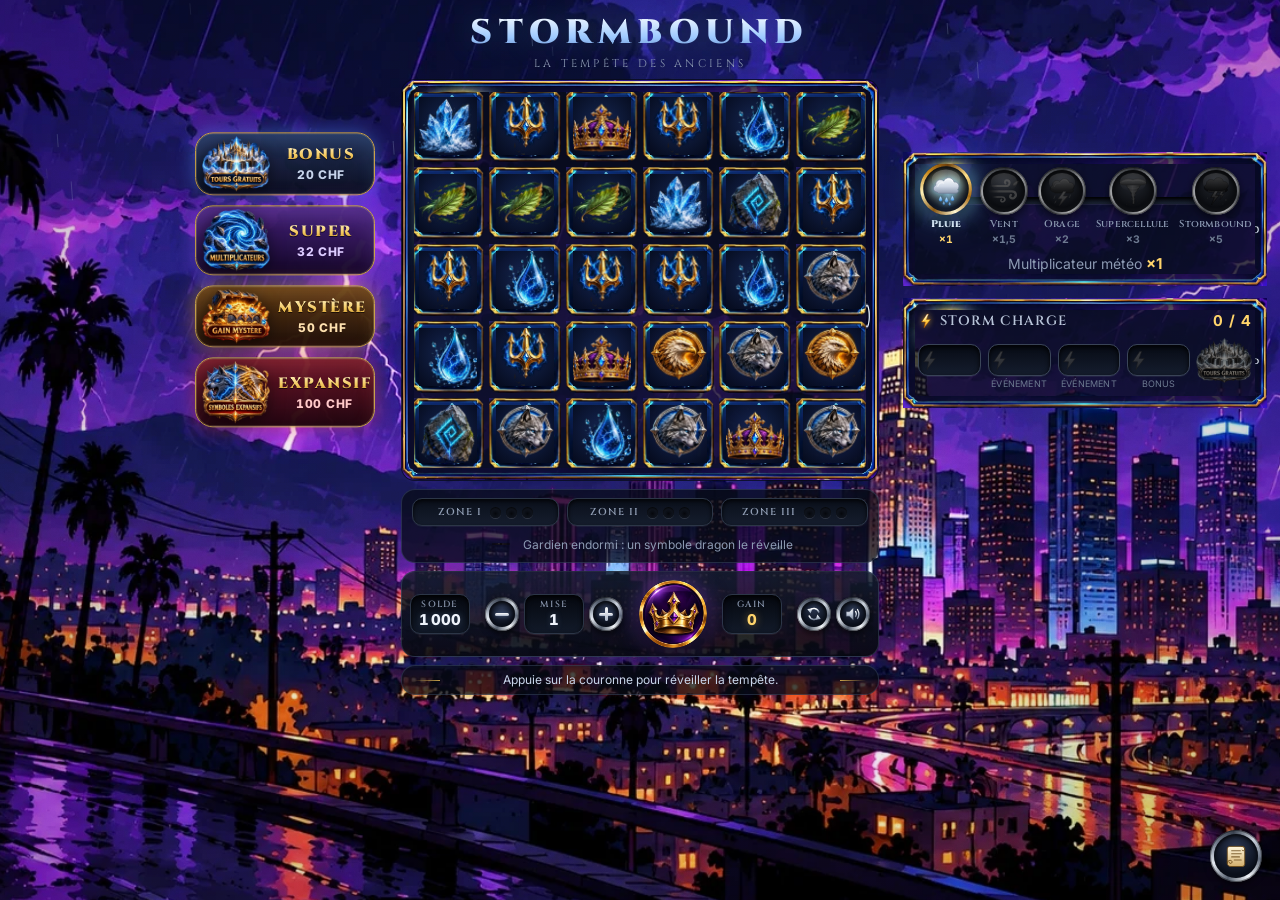
<file: index.html>
<!doctype html>
<html lang="fr">
<head>
  <meta charset="utf-8">
  <meta name="viewport" content="width=device-width, initial-scale=1">
  <title>Stormbound — La Tempête des Anciens</title>
  <link rel="preconnect" href="https://fonts.googleapis.com">
  <link rel="stylesheet" href="https://fonts.googleapis.com/css2?family=Cinzel:wght@600;900&family=Inter:wght@400;600;800&display=swap">
  <link rel="stylesheet" href="style.css">
</head>
<body data-level="0">
  <canvas id="bg"></canvas>

  <div id="app">
    <header>
      <h1>STORMBOUND</h1>
      <div class="sub">La Tempête des Anciens</div>
    </header>



    <div id="fsBar" hidden></div>

    <div id="machine">
      <div id="sidePanel">
        <section id="weather" aria-label="Niveau de tempête">
          <div class="meter">
            <div class="groove"><div class="energy"></div></div>
            <div class="steps">
              <div class="step" data-l="0">
                <div class="medal"><div class="glass"><svg class="wx" viewBox="0 0 64 64" aria-hidden="true"><use href="#sym-wx0"/></svg></div></div>
                <small>Pluie</small><em>×1</em>
              </div>
              <div class="step" data-l="1">
                <div class="medal"><div class="glass"><svg class="wx" viewBox="0 0 64 64" aria-hidden="true"><use href="#sym-wx1"/></svg></div></div>
                <small>Vent</small><em>×1,5</em>
              </div>
              <div class="step" data-l="2">
                <div class="medal"><div class="glass"><svg class="wx" viewBox="0 0 64 64" aria-hidden="true"><use href="#sym-wx2"/></svg></div></div>
                <small>Orage</small><em>×2</em>
              </div>
              <div class="step" data-l="3">
                <div class="medal"><div class="glass"><svg class="wx" viewBox="0 0 64 64" aria-hidden="true"><use href="#sym-wx3"/></svg></div></div>
                <small>Supercellule</small><em>×3</em>
              </div>
              <div class="step" data-l="4">
                <div class="medal"><div class="glass"><svg class="wx" viewBox="0 0 64 64" aria-hidden="true"><use href="#sym-wx4"/></svg></div></div>
                <small>Stormbound</small><em>×5</em>
              </div>
            </div>
          </div>
          <div class="mult">Multiplicateur météo <b id="mult">×1</b></div>
        </section>

        <section id="gauge" aria-label="Storm Charge">
          <div class="charge-head">
            <svg class="bolt-ico" viewBox="0 0 64 64" aria-hidden="true"><use href="#sym-bolt"/></svg>
            <span>Storm Charge</span>
            <b><span id="chargeVal">0</span> / 4</b>
          </div>
          <div class="charge-row">
            <div class="cells">
              <div class="slot" data-i="0"><svg viewBox="0 0 64 64" aria-hidden="true"><use href="#sym-bolt"/></svg></div>
              <div class="slot" data-i="1"><svg viewBox="0 0 64 64" aria-hidden="true"><use href="#sym-bolt"/></svg><small>Événement</small></div>
              <div class="slot" data-i="2"><svg viewBox="0 0 64 64" aria-hidden="true"><use href="#sym-bolt"/></svg><small>Événement</small></div>
              <div class="slot" data-i="3"><svg viewBox="0 0 64 64" aria-hidden="true"><use href="#sym-bolt"/></svg><small>Bonus</small></div>
            </div>
            <img class="charge-goal" src="img/bonus.webp" alt="Eye of the Storm">
          </div>
        </section>
      </div>
      <div id="buyBar">
        <button class="buy-btn" data-kind="eye" title="Acheter Eye of the Storm">
          <img class="buy-icon" src="img/bonus.webp" alt="">
          <span class="buy-text">
            <span class="buy-label">BONUS</span>
            <span class="buy-price" data-price="eye">20</span>
          </span>
        </button>
        <button class="buy-btn buy-super" data-kind="super" title="Acheter Super Eye of the Storm">
          <img class="buy-icon" src="img/super.webp" alt="">
          <span class="buy-text">
            <span class="buy-label">SUPER</span>
            <span class="buy-price" data-price="super">32</span>
          </span>
        </button>
        <button class="buy-btn buy-mystery" data-kind="mystery" title="Acheter Gain Mystère">
          <img class="buy-icon" src="img/mystery.webp" alt="">
          <span class="buy-text">
            <span class="buy-label">MYSTÈRE</span>
            <span class="buy-price" data-price="mystery">50</span>
          </span>
        </button>
        <button class="buy-btn buy-expand" data-kind="expand" title="Acheter Symboles Expansifs">
          <img class="buy-icon" src="img/expand.webp" alt="">
          <span class="buy-text">
            <span class="buy-label">EXPANSIF</span>
            <span class="buy-price" data-price="expand">100</span>
          </span>
        </button>
      </div>
      <section id="boardWrap">
        <div id="dragon" aria-hidden="true">🐉</div>
        <div id="zoneLayer" aria-hidden="true">
          <div class="zone" data-z="0"></div><div class="zone" data-z="1"></div><div class="zone" data-z="2"></div>
        </div>
        <div id="board"></div>
        <div id="eye" aria-hidden="true">
          <div class="eye-glow"></div>
          <div class="eye-wave"></div>
          <div class="eye-wave w2"></div>
          <div class="eye-wave w3"></div>
          <div class="eye-pillar"></div>
        </div>
        <div id="banner"></div>
      </section>
    </div>

    <section id="zones" aria-label="Frappes du Gardien">
      <div class="zone-row">
        <div class="zinfo" data-z="0"><span>Zone I</span><div class="sockets"><i></i><i></i><i></i></div></div>
        <div class="zinfo" data-z="1"><span>Zone II</span><div class="sockets"><i></i><i></i><i></i></div></div>
        <div class="zinfo" data-z="2"><span>Zone III</span><div class="sockets"><i></i><i></i><i></i></div></div>
      </div>
      <div id="dragonStatus">
        <svg class="eye" viewBox="0 0 64 64" aria-hidden="true"><use href="#sym-icoeye"/></svg>
        <span class="txt">Gardien endormi : un symbole dragon le réveille</span>
      </div>
    </section>

    <section id="controls">
      <div class="plaque stat-balance"><small>Solde</small><b id="balance">1000</b></div>
      <div class="bet">
        <button id="betDown" class="knob" aria-label="Baisser la mise"><span class="minus"></span></button>
        <div class="plaque plaque-bet"><small>Mise</small><b id="bet">1</b></div>
        <button id="betUp" class="knob" aria-label="Augmenter la mise"><span class="plus"></span></button>
      </div>
      <button id="spin" aria-label="Lancer un tour"><img class="spin-img" src="img/spin.webp" alt="" draggable="false"></button>
      <div class="plaque stat-win"><small>Gain</small><b id="win">0</b></div>
      <div class="toggles">
        <button id="auto" class="knob" title="Tours automatiques" aria-label="Tours automatiques"><svg viewBox="0 0 64 64" aria-hidden="true"><use href="#sym-icoauto"/></svg></button>
        <button id="sound" class="knob" title="Son" aria-label="Son"><svg viewBox="0 0 64 64" aria-hidden="true"><use href="#sym-icosound"/></svg></button>
      </div>
    </section>

    <div id="msg">Appuie sur la couronne pour réveiller la tempête.</div>

    <button id="rulesBtn" class="knob" title="Règles et table des gains" aria-label="Règles et table des gains"><svg viewBox="0 0 64 64" aria-hidden="true"><use href="#sym-icorules"/></svg></button>


  </div>

  <div id="rulesModal" hidden>
    <div class="buy-card rules-card" role="dialog" aria-modal="true" aria-labelledby="rulesTitle">
      <h2 id="rulesTitle">Règles du jeu</h2>
      <nav class="rules-nav" aria-label="Sections des règles">
        <a href="#r-but">But</a><a href="#r-jouer">Jouer</a><a href="#r-gains">Gains</a><a href="#r-meteo">Météo</a>
        <a href="#r-charge">Storm Charge</a><a href="#r-speciaux">Spéciaux</a><a href="#r-bonus">Bonus</a><a href="#r-achat">Achat</a><a href="#r-chiffres">Chiffres</a>
      </nav>
      <div class="rules-body">

        <section id="r-but">
          <h3><span>1</span> Le but</h3>
          <p>Aligner <b>8 symboles identiques ou plus</b>, n'importe où sur la grille de 6 colonnes et 5 rangées. Il n'y a pas de lignes : seule la quantité compte. Chaque cascade gagnante fait monter la tempête, qui multiplie les gains suivants.</p>
        </section>

        <section id="r-jouer">
          <h3><span>2</span> Jouer un tour</h3>
          <ol>
            <li>Choisis ta <b>mise</b> avec − et + (de 0,20 à 50).</li>
            <li>Appuie sur le <b>bouton couronne</b>.</li>
            <li>Les six colonnes tournent, puis s'arrêtent l'une après l'autre, de gauche à droite.</li>
            <li>Le gain du tour s'affiche dans <b>Gain</b> et s'ajoute au <b>Solde</b>.</li>
          </ol>
          <table class="rules-table">
            <tr><th>Bouton</th><th>Rôle</th></tr>
            <tr><td>Couronne</td><td>Lance un tour</td></tr>
            <tr><td>− / +</td><td>Baisse ou augmente la mise</td></tr>
            <tr><td>Flèches circulaires</td><td>Tours automatiques (reclique pour arrêter)</td></tr>
            <tr><td>Haut-parleur</td><td>Coupe ou remet le son</td></tr>
            <tr><td>BONUS · SUPER · MYSTÈRE · EXPANSIF</td><td>Achète un bonus (voir section 8)</td></tr>
          </table>
        </section>

        <section id="r-gains">
          <h3><span>3</span> Gains et cascades</h3>
          <ul>
            <li>Un gain demande <b>8 symboles identiques ou plus</b>. Les Wilds comptent, mais il faut au moins <b>4 vrais symboles</b>.</li>
            <li>Le gain dépend du symbole et du nombre : <b>8–9</b>, <b>10–11</b> ou <b>12 et plus</b>. Les montants ci-dessous sont en multiples de la mise.</li>
            <li>Plusieurs symboles peuvent gagner en même temps : les gains s'additionnent.</li>
            <li><b>Cascade :</b> les symboles gagnants éclatent, les autres descendent, de nouveaux tombent du haut. Tant qu'il y a un gain, ça continue, sans rien payer de plus.</li>
          </ul>
          <div id="paytable"></div>
        </section>

        <section id="r-meteo">
          <h3><span>4</span> La météo (multiplicateur)</h3>
          <p>Chaque tour commence sous la <b>Pluie</b>. Chaque cascade gagnante fait monter la tempête, et le multiplicateur s'applique <b>aux gains suivants</b> de ce tour.</p>
          <table class="rules-table">
            <tr><th>Niveau</th><th>Atteint après</th><th>Multiplicateur</th></tr>
            <tr><td>Pluie</td><td>départ</td><td>×1</td></tr>
            <tr><td>Vent</td><td>2 cascades gagnantes</td><td>×1,5</td></tr>
            <tr><td>Orage</td><td>4 cascades</td><td>×2</td></tr>
            <tr><td>Supercellule</td><td>7 cascades</td><td>×3</td></tr>
            <tr><td>Stormbound</td><td>11 cascades</td><td>×5</td></tr>
          </table>
          <p class="hint">La météo repart à la Pluie au tour suivant, sauf pendant les tours gratuits.</p>
        </section>

        <section id="r-charge">
          <h3><span>5</span> Storm Charge et événements</h3>
          <p>Chaque symbole <b>éclair</b> qui tombe est aspiré dans la jauge et allume une case sur 4. Les éclairs arrivés pendant les cascades comptent aussi. La jauge repart à zéro à chaque tour.</p>
          <table class="rules-table">
            <tr><th>Éclairs</th><th>Effet</th></tr>
            <tr><td>2</td><td>Un événement surprise</td></tr>
            <tr><td>3</td><td>Un deuxième événement surprise</td></tr>
            <tr><td>4</td><td>Le bonus <b>Eye of the Storm</b></td></tr>
          </table>
          <dl class="rules-dl">
            <dt>Éclair</dt><dd>2 à 4 cases sont frappées et transformées en un même symbole (souvent le plus présent, parfois un symbole de valeur).</dd>
            <dt>Rafale</dt><dd>Le vent pousse chaque rangée d'une case, dans un sens puis dans l'autre, puis 2 cases rejoignent le symbole le plus présent.</dd>
            <dt>Pluie torrentielle</dt><dd>Les 2 rangées du bas de chaque colonne sont remplacées ; les nouveaux symboles favorisent un même symbole.</dd>
            <dt>Œil du cyclone</dt><dd>3 à 5 cases deviennent cachées, puis se révèlent toutes en un même symbole de valeur (loup, aigle, trident ou couronne).</dd>
          </dl>
        </section>

        <section id="r-speciaux">
          <h3><span>6</span> Symboles spéciaux</h3>
          <dl class="rules-dl">
            <dt>Storm Wild (vortex)</dt><dd>Remplace n'importe quel symbole payant. Les Storm Wilds du bonus sont <b>collants</b> : ils restent en place 3 vies, et perdent une vie à chaque cascade gagnante et à chaque tour gratuit.</dd>
            <dt>Éclair</dt><dd>Ne paie pas : il remplit la Storm Charge (section 5).</dd>
            <dt>Gardien (dragon)</dt><dd>Quand il apparaît, il devient un Wild et frappe une zone de la grille : 2 cases de cette zone deviennent des symboles de valeur. Il frappe aussi à chaque événement Éclair.</dd>
            <dt>Zones de tempête</dt><dd>La grille compte 3 zones de 2 colonnes. Après <b>3 frappes</b> du Gardien dans la même zone, elle devient une <b>zone de tempête</b> pour le reste du tour : plus d'éclairs, plus de symboles de valeur et des Wilds y tombent.</dd>
          </dl>
        </section>

        <section id="r-bonus">
          <h3><span>7</span> Le bonus Eye of the Storm</h3>
          <p>Se déclenche avec <b>4 éclairs dans un même tour</b> (en moyenne 1 tour sur 240 environ). Après un silence et un grand coup de tonnerre :</p>
          <ul>
            <li><b>8 tours gratuits</b>, joués à ta mise, sans rien payer.</li>
            <li><b>2 à 3 Storm Wilds collants</b> posés sur la grille.</li>
            <li>La tempête démarre au <b>Vent</b> et <b>ne redescend pas</b> d'un tour gratuit à l'autre.</li>
            <li>Le <b>Gardien</b> est réveillé et frappe à chaque tour.</li>
            <li><b>4 nouveaux éclairs</b> pendant le bonus : <b>+3 tours gratuits</b> et 2 Storm Wilds de plus.</li>
          </ul>
          <p class="hint">À la fin, le total du bonus défile à l'écran. Clique pour passer ou continuer.</p>
        </section>

        <section id="r-achat">
          <h3><span>8</span> Acheter un bonus</h3>
          <p>Les quatre boutons à gauche de la grille lancent un bonus tout de suite. Le prix suit ta mise, et une confirmation <b>Oui / Non</b> est demandée avant de payer.</p>
          <table class="rules-table">
            <tr><th>Bonus</th><th>Prix</th><th>Contenu</th></tr>
            <tr><td>BONUS<br><small>Eye of the Storm</small></td><td>20× la mise</td><td>6 tours gratuits, 1 Storm Wild collant, départ sous la Pluie</td></tr>
            <tr><td>SUPER<br><small>Super Eye of the Storm</small></td><td>32× la mise</td><td>6 tours gratuits, 1 à 2 Storm Wilds collants, le Gardien frappe à chaque tour</td></tr>
            <tr><td>MYSTÈRE<br><small>Gain Mystère</small></td><td>50× la mise</td><td>6 tours gratuits, 1 à 2 Storm Wilds ; à chaque tour, 3 à 5 cases cachées se révèlent toutes en un même symbole de valeur</td></tr>
            <tr><td>EXPANSIF<br><small>Symboles Expansifs</small></td><td>100× la mise</td><td>6 tours gratuits, 1 à 2 Storm Wilds, le Gardien frappe ; à chaque tour, une colonne entière se remplit d'un même symbole de valeur</td></tr>
          </table>
          <p class="hint">Le bonus gagné naturellement (8 tours) est plus grand que les bonus achetés.</p>
        </section>

        <section id="r-chiffres">
          <h3><span>9</span> Chiffres clés</h3>
          <table class="rules-table">
            <tr><td>Retour moyen au joueur (RTP)</td><td>≈ 96 % (jeu de base et chacun des 4 achats)</td></tr>
            <tr><td>Tours gagnants</td><td>environ 1 sur 4</td></tr>
            <tr><td>Bonus naturel</td><td>environ 1 tour sur 240</td></tr>
            <tr><td>Gain maximum</td><td>5 000× la mise par tour</td></tr>
            <tr><td>Mises</td><td>0,20 · 0,50 · 1 · 2 · 5 · 10 · 20 · 50</td></tr>
          </table>
          <p class="note" id="mathInfo"></p>
          <p class="note">Chaque tour est indépendant : les tours précédents n'influencent pas le suivant. Prototype de démonstration : crédits fictifs, aucun argent réel.</p>
        </section>
      </div>
      <button id="rulesClose">Fermer</button>
    </div>
  </div>

  <div id="buyModal" hidden>
    <div class="buy-card" role="dialog" aria-modal="true" aria-labelledby="buyTitle">
      <h2 id="buyTitle">Acheter un bonus</h2>
      <p class="buy-sub">Le bonus démarre tout de suite. Les gains sont calculés sur ta mise actuelle (<b id="buyBet">1</b>).</p>
      <div id="offers"></div>
      <div id="buyConfirm" hidden>
        <img id="confirmArt" src="img/bonus.webp" alt="">
        <p id="confirmText"></p>
        <div class="confirm-actions">
          <button id="confirmYes">Oui</button>
          <button id="confirmNo">Non</button>
        </div>
      </div>
      <button id="buyClose">Annuler</button>
    </div>
  </div>

  <div id="fsTrigger" hidden aria-live="polite">
    <div class="ft-rays" aria-hidden="true"></div>
    <div class="ft-ring" aria-hidden="true"></div>
    <div class="ft-ring r2" aria-hidden="true"></div>
    <div class="ft-card">
      <div class="ft-kicker">4 éclairs réunis</div>
      <img class="ft-emblem" src="img/bonus.webp" alt="">
      <div class="ft-count"><span class="ft-n">0</span><span class="ft-label">tours offerts</span></div>
    </div>
  </div>

  <div id="bonusWin" hidden>
    <div class="bw-rays" aria-hidden="true"></div>
    <div class="bw-card" role="status" aria-live="polite">
      <img class="bw-emblem" src="img/bonus.webp" alt="">
      <div class="bw-tier">GAIN</div>
      <div class="bw-amount">0</div>
      <div class="bw-x">×0 la mise</div>
      <div class="bw-sub"></div>
      <small class="bw-skip">Clique pour passer</small>
    </div>
  </div>

  <canvas id="fx"></canvas>
  <div id="transition" aria-hidden="true"></div>
  <script src="engine.js"></script>
  <script src="symbols.js"></script>
  <script src="game.js"></script>
</body>
</html>
</file>
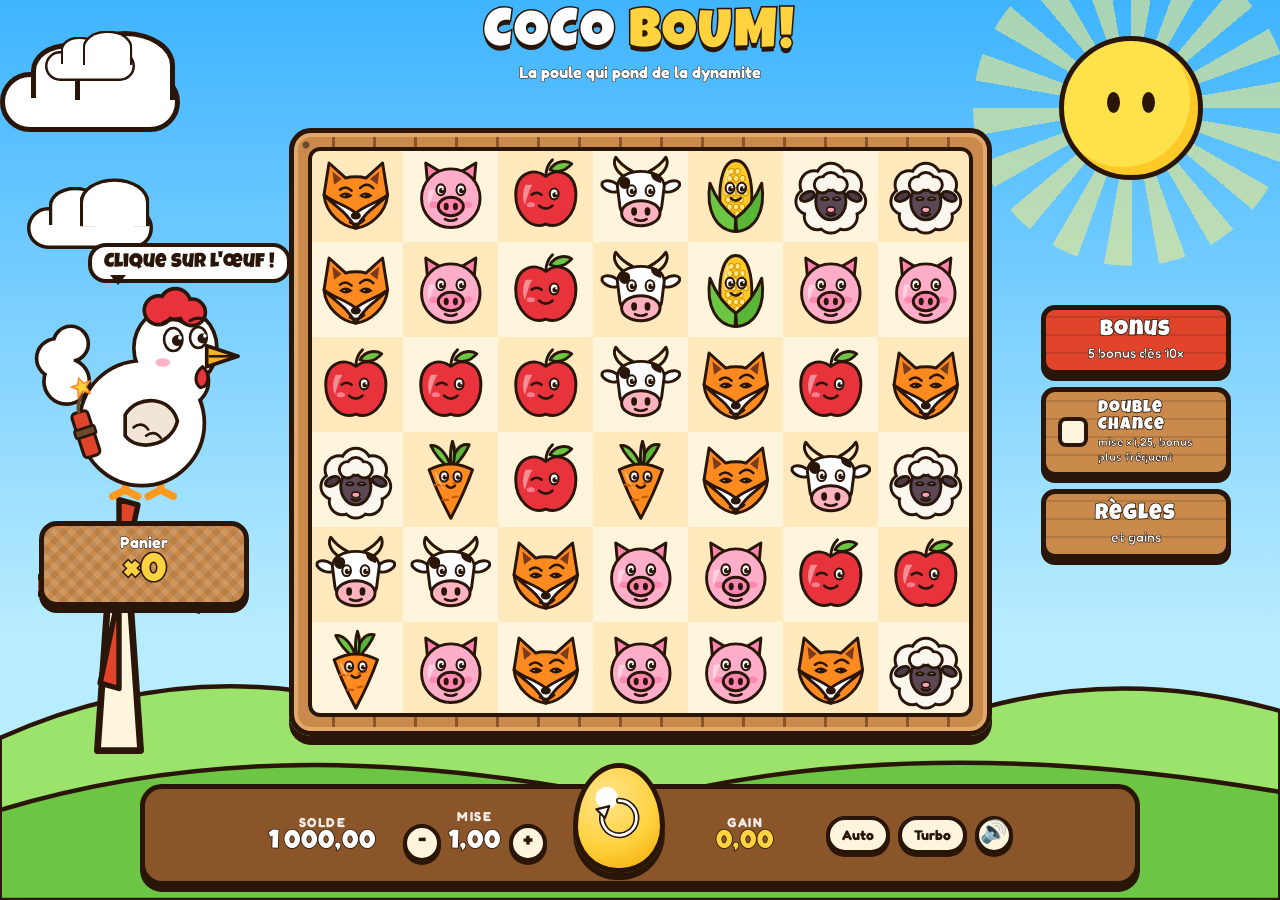
<file: coco-boum/index.html>
<!doctype html>
<html lang="fr">
<head>
<meta charset="utf-8">
<meta name="viewport" content="width=device-width, initial-scale=1, viewport-fit=cover">
<title>Coco Boum!</title>
<link rel="preconnect" href="https://fonts.googleapis.com">
<link rel="stylesheet" href="https://fonts.googleapis.com/css2?family=Luckiest+Guy&family=Fredoka:wght@500;600;700&display=swap">
<link rel="stylesheet" href="style.css">
</head>
<body>
<!--BODY-->
<div id="scene" aria-hidden="true">
  <div class="sun"><div class="rays"></div><div class="face"></div></div>
  <div class="cloud c1"></div><div class="cloud c2"></div><div class="cloud c3"></div>
  <svg class="hills" viewBox="0 0 1600 400" preserveAspectRatio="none">
    <path d="M0 220 C200 140 380 150 560 210 C760 120 980 130 1180 200 C1340 150 1480 160 1600 190 V400 H0Z" fill="#9be36b" stroke="#2a1608" stroke-width="5"/>
    <path d="M0 300 C260 230 520 240 800 290 C1060 230 1340 240 1600 280 V400 H0Z" fill="#6cc644" stroke="#2a1608" stroke-width="5"/>
  </svg>
  <svg class="mill" viewBox="0 0 120 200">
    <path d="M44 196 L52 80 H68 L76 196Z" fill="#fff4dc" stroke="#2a1608" stroke-width="5" stroke-linejoin="round"/>
    <g class="blades"><path d="M60 80 L60 10 L74 14 Z M60 80 L130 80 L126 94Z M60 80 L60 150 L46 146Z M60 80 L-10 80 L-6 66Z" fill="#e0452b" stroke="#2a1608" stroke-width="4" stroke-linejoin="round"/><circle cx="60" cy="80" r="8" fill="#ffd23f" stroke="#2a1608" stroke-width="4"/></g>
  </svg>
</div>

<div id="app">
  <header id="top">
    <h1 class="logo"><span class="w1">COCO</span> <span class="w2">BOUM!</span></h1>
    <div class="tag">La poule qui pond de la dynamite</div>
  </header>

  <main id="stage">
    <aside id="left">
      <div id="cocoBox"><div id="bubble" hidden></div><div id="coco"></div></div>
      <div id="basket" title="Panier : les multiplicateurs des œufs s'additionnent ici">
        <div class="basket-label">Panier</div>
        <div class="basket-val" id="basketVal">×0</div>
      </div>
      <div id="fsBox" hidden>
        <div class="fs-name" id="fsName">Bonus</div>
        <div class="fs-label">Tours gratuits restants</div>
        <div class="fs-val"><span id="fsLeft">10</span></div>
      </div>
    </aside>

    <section id="boardWrap">
      <div id="board"></div>
      <div id="fx"></div>
      <div id="winFloat" hidden></div>
    </section>

    <aside id="right">
      <button class="plank buy" id="buyBtn"><b>Bonus</b><span>5 bonus dès 10×</span></button>
      <label class="plank ante" id="anteBox"><input type="checkbox" id="ante"><span><b>Double Chance</b><small>mise ×1,25, bonus plus fréquent</small></span></label>
      <button class="plank info" id="infoBtn"><b>Règles</b><span>et gains</span></button>
    </aside>
  </main>

  <footer id="bar">
    <div class="field"><small>Solde</small><b id="balance">1 000,00</b></div>
    <div class="field bet">
      <small>Mise</small>
      <div class="betrow"><button class="round" id="betDown" aria-label="Baisser la mise">−</button><b id="bet">1,00</b><button class="round" id="betUp" aria-label="Augmenter la mise">+</button></div>
    </div>
    <button id="spin" aria-label="Lancer"><svg viewBox="0 0 100 100"><path d="M50 18 A32 32 0 1 1 20 40" fill="none" stroke="#2a1608" stroke-width="11" stroke-linecap="round"/><path d="M50 18 A32 32 0 1 1 20 40" fill="none" stroke="#fff" stroke-width="5" stroke-linecap="round"/><path d="M8 34 L24 50 L32 28Z" fill="#fff" stroke="#2a1608" stroke-width="4" stroke-linejoin="round"/></svg></button>
    <div class="field win"><small>Gain</small><b id="win">0,00</b></div>
    <div class="toggles">
      <button class="round wide" id="autoBtn">Auto</button>
      <button class="round wide" id="turboBtn">Turbo</button>
      <button class="round" id="soundBtn" aria-label="Son">🔊</button>
    </div>
  </footer>
</div>

<div id="overlay" hidden><div class="card" id="overlayCard"></div></div>
<canvas id="confetti"></canvas>
<!--/BODY-->
<script src="engine.js"></script>
<script src="art.js"></script>
<script src="game.js"></script>
</body>
</html>
</file>
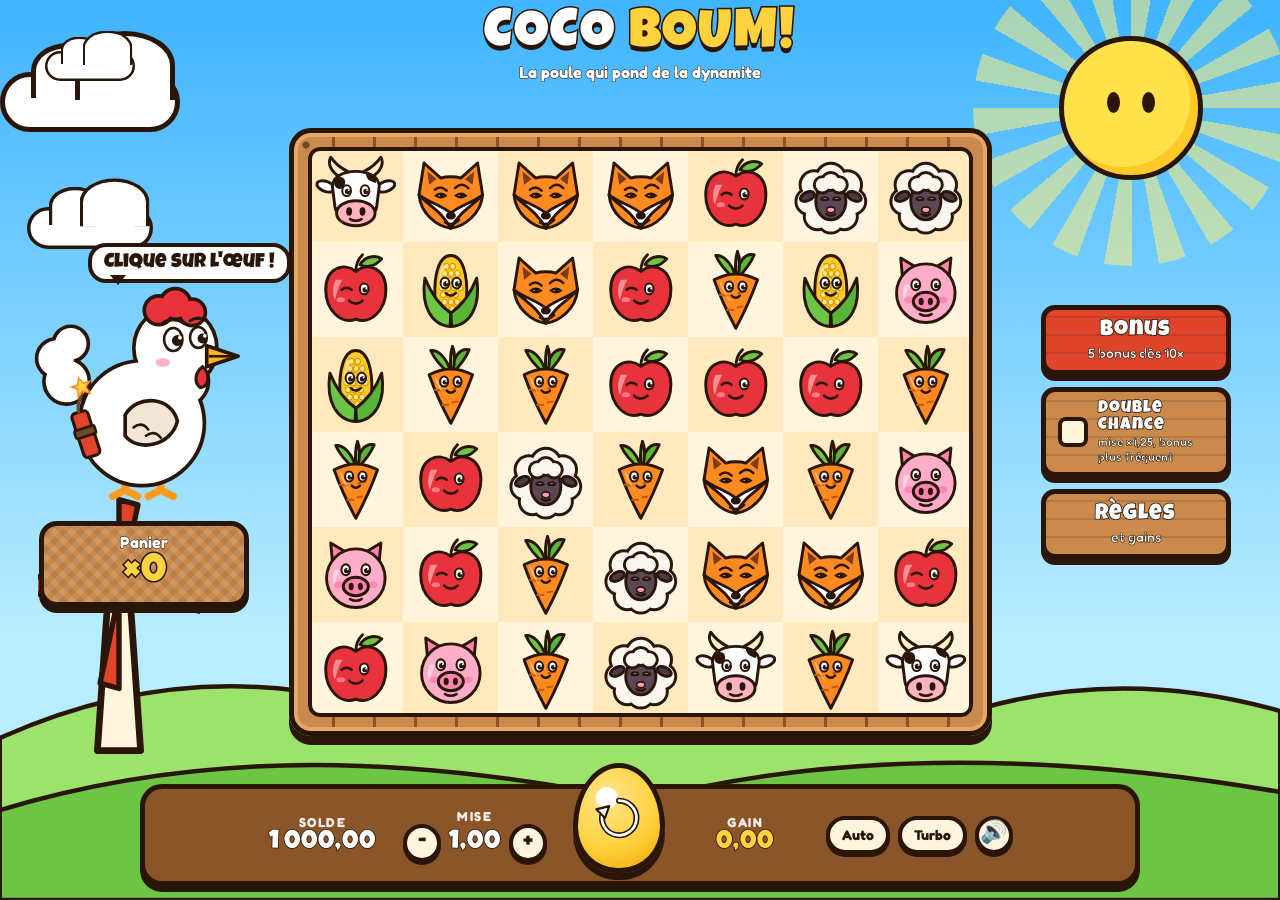
<file: coco-boum/COCO-BOUM-a-ouvrir.html>
<!doctype html>
<html lang="fr">
<head>
<meta charset="utf-8">
<meta name="viewport" content="width=device-width, initial-scale=1, viewport-fit=cover">
<title>Coco Boum!</title>
<link rel="preconnect" href="https://fonts.googleapis.com">
<link rel="stylesheet" href="https://fonts.googleapis.com/css2?family=Luckiest+Guy&family=Fredoka:wght@500;600;700&display=swap">
<style>
/* Ferme en plein jour, façon dessin animé : contours bruns épais, aplats vifs, planches de bois. */
:root {
  --ink: #2a1608;
  --sky-top: #3fb4ff;
  --sky-bottom: #b8ecff;
  --grass: #6cc644;
  --barn: #e0452b;
  --chick: #ffd23f;
  --cream: #fff4dc;
  --wood: #c98a4b;
  --wood-dark: #8a5528;
  --fox: #ff8a1f;
  --display: 'Luckiest Guy', 'Arial Black', Impact, sans-serif;
  --body: 'Fredoka', 'Trebuchet MS', system-ui, sans-serif;
  --cell: 64px;
  --speed: 1;
  color-scheme: light;
}

* { box-sizing: border-box; }
[hidden] { display: none !important; }
html, body { height: 100%; margin: 0; overflow: hidden; }
body {
  background: var(--sky-bottom);
  color: var(--ink);
  font-family: var(--body);
  -webkit-tap-highlight-color: transparent;
  user-select: none;
}
button { font: inherit; color: inherit; cursor: pointer; }
button:focus-visible, label:focus-within { outline: 4px solid #fff; outline-offset: 2px; }

/* ---------- décor ---------- */
#scene { position: fixed; inset: 0; pointer-events: none; overflow: hidden; background: linear-gradient(var(--sky-top), var(--sky-bottom) 70%); transition: background 1s; }
.sun { position: absolute; top: 4vh; right: 6vw; width: 16vh; height: 16vh; }
.sun .rays { position: absolute; inset: -60%; border-radius: 50%;
  background: repeating-conic-gradient(rgba(255, 238, 120, .55) 0 10deg, transparent 10deg 20deg);
  animation: spinSlow 40s linear infinite; }
.sun .face { position: absolute; inset: 0; border-radius: 50%; background: #ffe24a; border: 5px solid var(--ink);
  box-shadow: inset -8px -8px 0 #ffc928; }
.sun .face::before, .sun .face::after { content: ''; position: absolute; top: 38%; width: 10%; height: 16%; border-radius: 50%; background: var(--ink); }
.sun .face::before { left: 32%; } .sun .face::after { right: 32%; }
.cloud { position: absolute; width: 180px; height: 60px; background: #fff; border: 5px solid var(--ink); border-radius: 40px; animation: drift linear infinite; }
.cloud::before, .cloud::after { content: ''; position: absolute; background: #fff; border: 5px solid var(--ink); border-bottom: 0; border-radius: 50% 50% 0 0; }
.cloud::before { width: 70px; height: 50px; left: 26px; top: -34px; border-right: 0; }
.cloud::after { width: 90px; height: 64px; left: 70px; top: -46px; }
.cloud.c1 { top: 8vh; animation-duration: 70s; animation-delay: -20s; }
.cloud.c2 { top: 22vh; transform: scale(.7); animation-duration: 95s; animation-delay: -60s; }
.cloud.c3 { top: 4vh; transform: scale(.5); animation-duration: 120s; animation-delay: -5s; }
.hills { position: absolute; left: 0; bottom: 0; width: 100%; height: 40vh; }
.mill { position: absolute; left: 3vw; bottom: 16vh; height: 30vh; }
.mill .blades { transform-origin: 60px 80px; animation: spinSlow 9s linear infinite; }
body.fs { --sky-top: #5b2a86; --sky-bottom: #ff9d5c; }
body.fs .sun .face { background: #ffb347; }
@keyframes spinSlow { to { transform: rotate(360deg); } }
@keyframes drift { from { left: -240px; } to { left: 110vw; } }

/* ---------- mise en page ---------- */
#app { position: relative; height: 100%; display: flex; flex-direction: column; padding: 8px 16px; gap: 6px; }
#top { text-align: center; line-height: 1; }
.logo { margin: 0; font-family: var(--display); font-weight: 400; font-size: clamp(30px, 6vh, 62px); letter-spacing: 2px;
  -webkit-text-stroke: 3px var(--ink); paint-order: stroke fill; text-shadow: 0 5px 0 var(--ink); }
.logo .w1 { color: #fff; }
.logo .w2 { color: var(--chick); display: inline-block; animation: wobble 2.4s ease-in-out infinite; }
.tag { font-weight: 700; font-size: clamp(12px, 1.8vh, 17px); color: #fff; -webkit-text-stroke: 1px var(--ink); paint-order: stroke fill; margin-top: 2px; }
@keyframes wobble { 0%, 100% { transform: rotate(-3deg) scale(1); } 50% { transform: rotate(3deg) scale(1.06); } }

#stage { flex: 1; min-height: 0; display: grid; grid-template-columns: minmax(0, 1fr) auto minmax(0, 1fr); gap: 16px; align-items: center; }
#left, #right { display: flex; flex-direction: column; align-items: center; gap: 12px; min-width: 0; }

/* ---------- plateau ---------- */
#boardWrap { position: relative; width: calc(var(--cell) * 7 + 38px); height: calc(var(--cell) * 6 + 38px); padding: 14px;
  border: 5px solid var(--ink); border-radius: 22px;
  background:
    radial-gradient(circle at 12px 12px, #6b4a2a 3px, transparent 4px) 0 0 / 100% 100% no-repeat,
    repeating-linear-gradient(90deg, var(--wood) 0 38px, var(--wood-dark) 38px 41px);
  box-shadow: 0 9px 0 var(--ink), inset 0 0 0 4px #e3a86a; }
#boardWrap::after { content: ''; position: absolute; inset: 14px; border-radius: 12px; border: 4px solid var(--ink); pointer-events: none; }
#board { position: relative; width: 100%; height: 100%; border-radius: 12px; overflow: hidden;
  background: repeating-conic-gradient(#fff4dc 0 25%, #ffe9bd 0 50%) 0 0 / calc(var(--cell) * 2) calc(var(--cell) * 2); }
#fx { position: absolute; inset: 14px; pointer-events: none; }

.cell { position: absolute; left: 0; top: 0; width: var(--cell); height: var(--cell); padding: calc(var(--cell) * .06);
  transition: transform calc(380ms / var(--speed)) cubic-bezier(.34, 1.45, .64, 1); will-change: transform; }
.cell.no-anim { transition: none; }
.cell .sym { position: relative; width: 100%; height: 100%; transform-origin: 50% 90%; }
.cell svg { width: 100%; height: 100%; display: block; overflow: visible; }
.cell .crack { position: absolute; inset: 0; }
.cell.landed .sym { animation: bounce calc(360ms / var(--speed)) ease-out; }
.cell.win .sym { animation: wiggle calc(260ms / var(--speed)) ease-in-out infinite; filter: drop-shadow(0 0 6px #fff) drop-shadow(0 0 10px #ffd23f); }
.cell.pop .sym { animation: pop calc(300ms / var(--speed)) ease-in forwards; }
.cell.egg .sym { animation: eggIdle 2.2s ease-in-out infinite; filter: drop-shadow(0 0 5px rgba(255, 210, 63, .9)); }
.cell.shake .sym { animation: shake calc(90ms / var(--speed)) linear 5; }
.cell.barn.glow .sym { animation: barnGlow .5s ease-in-out infinite alternate; }
.cell.charred .sym { filter: brightness(.25) sepia(1); }
@keyframes bounce { 0% { transform: scale(1.12, .86); } 30% { transform: translateY(-14%) scale(.95, 1.06); } 55% { transform: translateY(0) scale(1.05, .95); }
  75% { transform: translateY(-4%) scale(.99, 1.01); } 100% { transform: none; } }
@keyframes squash { 0% { transform: scale(1.15, .8); } 55% { transform: scale(.94, 1.08); } 100% { transform: none; } }
@keyframes wiggle { 0%, 100% { transform: rotate(-7deg) scale(1.08); } 50% { transform: rotate(7deg) scale(1.08); } }
@keyframes pop { 0% { transform: scale(1.1); } 40% { transform: scale(1.35); opacity: 1; } 100% { transform: scale(0); opacity: 0; } }
@keyframes eggIdle { 0%, 100% { transform: rotate(-4deg); } 50% { transform: rotate(4deg); } }
@keyframes shake { 0% { transform: translateX(-5%) rotate(-6deg); } 50% { transform: translateX(5%) rotate(6deg); } 100% { transform: translateX(-5%) rotate(-6deg); } }
@keyframes barnGlow { from { transform: scale(1); filter: drop-shadow(0 0 4px #fff); } to { transform: scale(1.12); filter: drop-shadow(0 0 14px #ffd23f); } }

/* ---------- effets ---------- */
.word { position: absolute; font-family: var(--display); color: var(--chick); -webkit-text-stroke: 3px var(--ink); paint-order: stroke fill;
  text-shadow: 0 4px 0 var(--ink); white-space: nowrap; transform: translate(-50%, -50%); pointer-events: none; z-index: 5;
  animation: wordPop calc(900ms / var(--speed)) cubic-bezier(.3, 1.6, .5, 1) forwards; }
.word.red { color: var(--barn); }
.word.white { color: #fff; }
@keyframes wordPop { 0% { transform: translate(-50%, -50%) scale(0) rotate(-12deg); } 30% { transform: translate(-50%, -50%) scale(1.2) rotate(4deg); }
  75% { opacity: 1; transform: translate(-50%, -60%) scale(1) rotate(0); } 100% { opacity: 0; transform: translate(-50%, -90%) scale(.9); } }
.medal { position: absolute; width: calc(var(--cell) * 1.1); height: calc(var(--cell) * 1.1); transform: translate(-50%, -50%); z-index: 6; pointer-events: none;
  display: grid; place-items: center; transition: left calc(600ms / var(--speed)) cubic-bezier(.5, -0.3, .6, 1), top calc(600ms / var(--speed)) cubic-bezier(.3, -0.6, .6, 1), transform calc(600ms / var(--speed)); }
.medal svg { position: absolute; inset: 0; width: 100%; height: 100%; animation: spinSlow 3s linear infinite; }
.medal b { position: relative; font-family: var(--display); font-weight: 400; font-size: calc(var(--cell) * .38); color: #fff; -webkit-text-stroke: 2.5px var(--ink); paint-order: stroke fill; }
.medal.born { animation: medalIn calc(450ms / var(--speed)) cubic-bezier(.3, 1.8, .5, 1); }
@keyframes medalIn { from { transform: translate(-50%, -50%) scale(0) rotate(-90deg); } }
.shell { position: absolute; width: calc(var(--cell) * .5); height: calc(var(--cell) * .3); background: var(--cream); border: 3px solid var(--ink);
  pointer-events: none; z-index: 4; animation: shellFly calc(600ms / var(--speed)) ease-in forwards; }
.shell.top { border-radius: 50% 50% 10% 10%; clip-path: polygon(0 0, 100% 0, 100% 70%, 80% 100%, 60% 70%, 40% 100%, 20% 70%, 0 100%); --dx: -40px; }
.shell.bot { border-radius: 10% 10% 50% 50%; --dx: 40px; }
@keyframes shellFly { to { transform: translate(var(--dx), 60px) rotate(200deg); opacity: 0; } }
.star { position: absolute; width: calc(var(--cell) * .32); height: calc(var(--cell) * .32); pointer-events: none; z-index: 4;
  animation: starFly calc(600ms / var(--speed)) ease-out forwards; }
.star svg { width: 100%; height: 100%; }
@keyframes starFly { from { transform: translate(-50%, -50%) scale(.4); } to { transform: translate(calc(-50% + var(--dx)), calc(-50% + var(--dy))) rotate(180deg) scale(1); opacity: 0; } }
.puff { position: absolute; width: calc(var(--cell) * 1.3); height: calc(var(--cell) * 1.3); transform: translate(-50%, -50%); border-radius: 50%; pointer-events: none; z-index: 4;
  background: radial-gradient(circle at 30% 30%, #fff 0 30%, transparent 31%), radial-gradient(circle at 70% 35%, #fff 0 28%, transparent 29%), radial-gradient(circle at 50% 70%, #fff 0 32%, transparent 33%);
  filter: drop-shadow(0 0 1px var(--ink)) drop-shadow(0 0 1px var(--ink)); animation: puff calc(500ms / var(--speed)) ease-out forwards; }
@keyframes puff { from { transform: translate(-50%, -50%) scale(.3); } 60% { opacity: 1; } to { transform: translate(-50%, -50%) scale(1.3); opacity: 0; } }
.boom { position: absolute; width: calc(var(--cell) * 3.4); height: calc(var(--cell) * 3.4); transform: translate(-50%, -50%); pointer-events: none; z-index: 7;
  animation: boom calc(650ms / var(--speed)) cubic-bezier(.2, 1.4, .5, 1) forwards; }
.boom svg { width: 100%; height: 100%; }
@keyframes boom { 0% { transform: translate(-50%, -50%) scale(.1) rotate(-30deg); } 40% { transform: translate(-50%, -50%) scale(1.1) rotate(8deg); } 80% { opacity: 1; } 100% { transform: translate(-50%, -50%) scale(1.25); opacity: 0; } }
.dyn { position: absolute; width: var(--cell); height: var(--cell); transform: translate(-50%, -50%); z-index: 6; pointer-events: none; animation: fizz 120ms linear infinite; }
.dyn svg { width: 100%; height: 100%; }
.dyn .sp { position: absolute; right: -8%; top: -14%; width: 40%; height: 40%; animation: spinSlow .3s linear infinite; }
@keyframes fizz { 50% { transform: translate(-50%, -50%) rotate(4deg) scale(1.05); } }
.shakeAll { animation: bigShake calc(400ms / var(--speed)) linear; }
@keyframes bigShake { 20% { transform: translate(-8px, 5px) rotate(-1deg); } 40% { transform: translate(8px, -6px) rotate(1deg); } 60% { transform: translate(-6px, -3px); } 80% { transform: translate(5px, 4px); } }
.runner { position: absolute; top: calc(var(--cell) * -1.1); left: -30%; width: calc(var(--cell) * 1.6); z-index: 8; pointer-events: none;
  transition: left calc(1100ms / var(--speed)) linear; }
.runner .coco-svg { width: 100%; animation: hop calc(160ms / var(--speed)) ease-in-out infinite alternate; }
@keyframes hop { to { transform: translateY(-10%) rotate(4deg); } }

#winFloat { position: absolute; left: 50%; top: 50%; transform: translate(-50%, -50%); z-index: 9; pointer-events: none;
  font-family: var(--display); font-size: calc(var(--cell) * .9); color: #fff; -webkit-text-stroke: 4px var(--ink); paint-order: stroke fill; text-shadow: 0 6px 0 var(--ink);
  animation: slam calc(500ms / var(--speed)) cubic-bezier(.3, 1.7, .5, 1); white-space: nowrap; }
#winFloat em { font-style: normal; color: var(--chick); }
@keyframes slam { from { transform: translate(-50%, -50%) scale(2.6); opacity: 0; } }

/* ---------- Coco et le Panier ---------- */
#cocoBox { position: relative; width: min(100%, 230px); }
#coco .coco-svg { width: 100%; display: block; animation: breathe 2.6s ease-in-out infinite; transform-origin: 50% 100%; }
#coco.happy .coco-svg { animation: jump .45s cubic-bezier(.3, 1.6, .5, 1) 3; }
#coco.scared .coco-svg { animation: shake .09s linear 8; }
.coco-svg .lid { transform-box: fill-box; transform-origin: 50% 0; transform: scaleY(0); animation: blink 4s infinite; }
.fuse-spark { animation: spinSlow .4s linear infinite; transform-box: fill-box; transform-origin: center; }
@keyframes breathe { 0%, 100% { transform: scale(1, 1); } 50% { transform: scale(1.03, .97); } }
@keyframes jump { 40% { transform: translateY(-22%) scale(.92, 1.1); } 70% { transform: translateY(0) scale(1.1, .9); } }
@keyframes blink { 0%, 92%, 100% { transform: scaleY(0); } 95% { transform: scaleY(1); } }
#bubble { position: absolute; top: -6%; right: -14%; z-index: 2; background: #fff; border: 4px solid var(--ink); border-radius: 18px; padding: 6px 12px;
  font-family: var(--display); font-size: 20px; white-space: nowrap; animation: slamSmall .35s cubic-bezier(.3, 1.8, .5, 1); }
#bubble::after { content: ''; position: absolute; left: 18px; bottom: -14px; border: 8px solid transparent; border-top: 10px solid var(--ink); }
@keyframes slamSmall { from { transform: scale(0); } }

#basket, #fsBox { width: min(100%, 210px); text-align: center; background: var(--wood); border: 5px solid var(--ink); border-radius: 18px;
  box-shadow: 0 6px 0 var(--ink); padding: 6px 10px 8px;
  background-image: repeating-linear-gradient(45deg, rgba(0, 0, 0, .08) 0 6px, transparent 6px 12px), repeating-linear-gradient(-45deg, rgba(255, 255, 255, .12) 0 6px, transparent 6px 12px); }
.basket-label, .fs-label { font-weight: 700; color: #fff; -webkit-text-stroke: 1px var(--ink); paint-order: stroke fill; font-size: 16px; }
.basket-val, .fs-val { font-family: var(--display); font-size: 40px; line-height: 1.05; color: var(--chick); -webkit-text-stroke: 3px var(--ink); paint-order: stroke fill; }
#basket.bump { animation: squash .4s ease-out; }
#basket.hot .basket-val { color: #fff; animation: wobble .5s ease-in-out infinite; }
#fsBox { background-color: #7b3fb0; }

/* ---------- panneaux de bois ---------- */
.plank { display: flex; flex-direction: column; align-items: center; justify-content: center; gap: 2px; width: min(100%, 190px); min-height: 70px; padding: 8px 12px;
  background: var(--wood) repeating-linear-gradient(0deg, transparent 0 16px, rgba(0, 0, 0, .12) 16px 18px); border: 5px solid var(--ink); border-radius: 14px;
  box-shadow: 0 6px 0 var(--ink); text-align: center; font-weight: 600; font-size: 14px; color: #fff; -webkit-text-stroke: .6px var(--ink); transition: transform .1s; }
.plank b { font-family: var(--display); font-weight: 400; font-size: 22px; letter-spacing: 1px; -webkit-text-stroke: 1.5px var(--ink); paint-order: stroke fill; display: block; }
.plank:hover { transform: translateY(-2px) rotate(-1deg); }
.plank:active { transform: translateY(4px); box-shadow: 0 2px 0 var(--ink); }
.plank.buy { background-color: var(--barn); }
.plank.ante { cursor: pointer; flex-direction: row; gap: 10px; text-align: left; }
.plank.ante input { appearance: none; width: 30px; height: 30px; flex: none; border: 4px solid var(--ink); border-radius: 8px; background: var(--cream); margin: 0; cursor: pointer; }
.plank.ante input:checked { background: var(--chick) url("data:image/svg+xml,%3Csvg xmlns='http://www.w3.org/2000/svg' viewBox='0 0 20 20'%3E%3Cpath d='M4 10l4 4 8-9' fill='none' stroke='%232a1608' stroke-width='3.5' stroke-linecap='round' stroke-linejoin='round'/%3E%3C/svg%3E") center/80% no-repeat; }
.plank.ante b { font-size: 17px; }
.plank.ante small { display: block; font-size: 12px; }
button:disabled, .plank.off { opacity: .5; pointer-events: none; }

/* ---------- barre du bas ---------- */
#bar { display: flex; align-items: center; justify-content: center; gap: clamp(8px, 2vw, 28px); flex-wrap: wrap;
  padding: 8px 18px calc(8px + env(safe-area-inset-bottom, 0px)); background: var(--wood-dark); border: 5px solid var(--ink); border-radius: 22px;
  box-shadow: 0 6px 0 var(--ink); max-width: 1000px; width: 100%; margin: 0 auto 6px; }
.field { display: flex; flex-direction: column; align-items: center; min-width: 110px; color: #fff; }
.field small { font-weight: 700; font-size: 13px; text-transform: uppercase; letter-spacing: 1.5px; opacity: .9; }
.field b { font-family: var(--display); font-weight: 400; font-size: 26px; letter-spacing: 1px; -webkit-text-stroke: 1.5px var(--ink); paint-order: stroke fill; font-variant-numeric: tabular-nums; }
.field.win b { color: var(--chick); }
.betrow { display: flex; align-items: center; gap: 8px; }
.round { width: 38px; height: 38px; border-radius: 50%; border: 4px solid var(--ink); background: var(--cream); color: var(--ink); font-family: var(--display); font-size: 22px; line-height: 1;
  box-shadow: 0 3px 0 var(--ink); display: grid; place-items: center; padding: 0; }
.round.wide { width: auto; border-radius: 20px; padding: 0 12px; font-family: var(--body); font-weight: 700; font-size: 14px; }
.round.on { background: var(--chick); }
.round:active { transform: translateY(3px); box-shadow: none; }
.toggles { display: flex; gap: 8px; }
#spin { width: 92px; height: 110px; border: 5px solid var(--ink); border-radius: 50% 50% 48% 48% / 58% 58% 42% 42%; background: radial-gradient(circle at 35% 30%, #fff 0 12%, #ffe07a 13%, var(--chick) 55%, #f0a800);
  box-shadow: 0 7px 0 var(--ink); margin-top: -34px; padding: 14px; transition: transform .15s; }
#spin svg { width: 100%; height: 100%; }
#spin:hover svg { animation: spinSlow .8s linear infinite; }
#spin:active { transform: translateY(5px); box-shadow: 0 2px 0 var(--ink); }
#spin.busy { background: radial-gradient(circle at 35% 30%, #fff 0 12%, #ffd0b8 13%, #ff8a1f 60%, #e0452b); }
#spin.busy svg { animation: spinSlow .5s linear infinite; }

/* ---------- fenêtres ---------- */
#overlay { position: fixed; inset: 0; z-index: 50; display: grid; place-items: center; padding: 16px; background: rgba(42, 22, 8, .55); }
#overlay .card { position: relative; max-width: 620px; transition: max-width .2s; width: 100%; max-height: 90%; overflow: auto; background: var(--cream); border: 6px solid var(--ink); border-radius: 26px;
  box-shadow: 0 10px 0 var(--ink); padding: 22px; text-align: center; animation: slam .45s cubic-bezier(.3, 1.6, .5, 1); }
.card h2 { font-family: var(--display); font-weight: 400; font-size: 38px; margin: 0 0 8px; color: var(--chick); -webkit-text-stroke: 2.5px var(--ink); paint-order: stroke fill; text-shadow: 0 4px 0 var(--ink); line-height: 1.1; }
.card h2.red { color: var(--barn); }
.card p { font-size: 17px; margin: 8px auto; max-width: 48ch; line-height: 1.4; }
.card .big { font-family: var(--display); font-size: clamp(44px, 9vw, 78px); color: var(--chick); -webkit-text-stroke: 3px var(--ink); paint-order: stroke fill; text-shadow: 0 6px 0 var(--ink); font-variant-numeric: tabular-nums; }
.card .go { margin-top: 14px; font-family: var(--display); font-size: 24px; padding: 10px 28px; border: 5px solid var(--ink); border-radius: 18px; background: var(--chick); box-shadow: 0 6px 0 var(--ink); }
.card .go.alt { background: #fff; }
.card .row { display: flex; gap: 12px; justify-content: center; flex-wrap: wrap; }
.paytable { display: grid; grid-template-columns: repeat(auto-fill, minmax(130px, 1fr)); gap: 10px; margin: 12px 0; }
.pay { border: 4px solid var(--ink); border-radius: 14px; background: #fff; padding: 6px; font-size: 13px; }
.pay svg { width: 56px; height: 56px; }
.pay div { display: flex; justify-content: space-between; font-variant-numeric: tabular-nums; }
.rules { text-align: left; font-size: 15px; line-height: 1.45; }
.rules li { margin: 4px 0; }
.close { position: absolute; top: 10px; right: 10px; }
#confetti { position: fixed; inset: 0; width: 100%; height: 100%; pointer-events: none; z-index: 60; }
.bigwin h2 { font-size: clamp(40px, 8vw, 70px); animation: wobble .8s ease-in-out infinite; }

/* ---------- bonus ---------- */
.cell .nestbase { position: absolute; left: 2%; right: 2%; bottom: -4%; height: 70%; }
.cell .nestbase svg { width: 100%; height: 100%; }
.cell.sticky .sym { filter: drop-shadow(0 0 6px #ff7ad9); }
.dyn.falling { animation: dynDrop calc(450ms / var(--speed)) cubic-bezier(.5, 0, .8, .6), fizz 120ms linear infinite calc(450ms / var(--speed)); }
@keyframes dynDrop { from { transform: translate(-50%, -400%) rotate(-180deg); } }
.fs-name { font-family: var(--display); color: #fff; -webkit-text-stroke: 1.5px var(--ink); paint-order: stroke fill; font-size: 18px; line-height: 1.1; }
body.fs-chicks { --sky-top: #ff9a3c; --sky-bottom: #ffe7a0; }
body.fs-sticky { --sky-top: #c04fd6; --sky-bottom: #ffc2e8; }
body.fs-dynamite { --sky-top: #1d1446; --sky-bottom: #e0452b; }
body.fs-grange { --sky-top: #5b2a86; --sky-bottom: #ff9d5c; }
body.fs-super { --sky-top: #0b1a3d; --sky-bottom: #d4a017; }
.bonus-intro .intro-ico { width: 110px; height: 110px; animation: wobble 1.2s ease-in-out infinite; }
.card .note { font-weight: 700; font-size: 15px; }
#overlay .card.wide { max-width: 980px; }
.buygrid { display: grid; grid-template-columns: repeat(auto-fit, minmax(160px, 1fr)); gap: 12px; margin-top: 10px; }
.buycard { position: relative; border: 5px solid var(--ink); border-radius: 18px; padding: 14px 10px 12px; background: #fff; box-shadow: 0 5px 0 var(--ink);
  display: flex; flex-direction: column; gap: 4px; align-items: center; }
.buycard .buy-ico { width: 74px; height: 74px; }
.buycard:hover .buy-ico { animation: wobble .6s ease-in-out infinite; }
.buycard h3 { font-family: var(--display); font-weight: 400; font-size: 20px; margin: 0; color: var(--barn); -webkit-text-stroke: 1px var(--ink); line-height: 1.1; }
.buycard .short { font-weight: 700; font-size: 14px; margin: 0; }
.buycard .spins { font-size: 12px; margin: 0; opacity: .8; }
.buycard .go { margin-top: auto; font-size: 20px; padding: 6px 14px; width: 100%; }
.tag-price { position: absolute; top: -14px; right: -8px; background: var(--barn); color: #fff; font-family: var(--display); font-size: 18px; border: 4px solid var(--ink); border-radius: 12px; padding: 2px 8px; transform: rotate(6deg); -webkit-text-stroke: 1px var(--ink); }
.tier0 { background: #fffbe6; } .tier1 { background: #fff0fb; } .tier2 { background: #fff0ea; } .tier3 { background: #f6efff; } .tier4 { background: #fff7d1; }
.buycard.tier4 { box-shadow: 0 5px 0 var(--ink), 0 0 18px #ffd23f; }

/* ---------- règles ---------- */
.tabs { display: flex; gap: 6px; justify-content: center; flex-wrap: wrap; margin: 6px 0 12px; }
.tab { border: 4px solid var(--ink); border-radius: 14px; background: #fff; padding: 6px 14px; font-weight: 700; font-size: 15px; box-shadow: 0 3px 0 var(--ink); }
.tab.on { background: var(--chick); transform: translateY(2px); box-shadow: 0 1px 0 var(--ink); }
.tabbody { text-align: left; }
.tabbody p { max-width: none; margin: 8px 0; font-size: 15px; }
.tabbody .lead { font-size: 16px; }
.tabbody .small { font-size: 13px; opacity: .85; }
.tabbody h3.sub { font-family: var(--display); font-weight: 400; font-size: 22px; margin: 16px 0 4px; color: var(--barn); -webkit-text-stroke: 1px var(--ink); }
.tablewrap { overflow-x: auto; }
.paytab, .odds, .facts { width: 100%; border-collapse: separate; border-spacing: 0; border: 4px solid var(--ink); border-radius: 14px; overflow: hidden; background: #fff; font-variant-numeric: tabular-nums; }
.paytab th, .paytab td, .odds th, .odds td, .facts th, .facts td { padding: 6px 8px; border-bottom: 2px solid #ecdcc0; text-align: right; font-size: 14px; }
.paytab thead th, .odds thead th { background: var(--wood-dark); color: #fff; font-size: 13px; text-transform: uppercase; letter-spacing: 1px; text-align: right; }
.paytab thead th:first-child, .odds thead th:first-child { text-align: left; }
.paytab tbody th, .odds tbody th { text-align: left; font-weight: 700; white-space: nowrap; }
.paytab tbody th > *, .odds tbody th > * { vertical-align: middle; }
.paytab tbody tr:nth-child(even) td, .paytab tbody tr:nth-child(even) th { background: #fff8ea; }
.paytab tr.top th, .paytab tr.top td { background: #fff1c2 !important; }
.paytab td:last-child { font-weight: 700; color: var(--barn); }
.tab-ico { width: 34px; height: 34px; margin-right: 6px; }
.odds tbody th span { display: inline-flex; flex-direction: column; }
.odds small { font-weight: 500; font-size: 12px; opacity: .75; }
.demo { display: grid; grid-template-columns: repeat(5, 22px); gap: 3px; align-items: center; margin: 6px 0 10px; }
.demo i { width: 22px; height: 22px; border: 3px solid var(--ink); border-radius: 6px; background: #fff; }
.demo i.on { background: var(--fox); }
.demo span { grid-column: 6; grid-row: 1 / 4; margin-left: 12px; font-weight: 700; white-space: nowrap; }
.specials { display: grid; grid-template-columns: repeat(auto-fit, minmax(200px, 1fr)); gap: 10px; }
.sp-card { border: 4px solid var(--ink); border-radius: 14px; background: #fff; padding: 10px; text-align: center; }
.sp-card h4 { margin: 2px 0; font-family: var(--display); font-weight: 400; font-size: 18px; }
.sp-card p { font-size: 13px !important; margin: 0 !important; }
.sp-ico { width: 60px; height: 60px; }
.coco-mini { display: inline-block; } .coco-mini .coco-svg { width: 100%; height: 100%; }
.egg-steps { display: flex; align-items: center; justify-content: center; gap: 8px; flex-wrap: wrap; margin: 6px 0; }
.egg-steps > div { position: relative; display: flex; flex-direction: column; align-items: center; }
.egg-steps .cr > div { position: absolute; top: 0; }
.egg-steps small { font-size: 12px; opacity: .8; }
.egg-steps span { font-family: var(--display); font-size: 26px; }
.bonus-list { display: flex; flex-direction: column; gap: 10px; }
.bl { display: grid; grid-template-columns: 64px minmax(0, 1fr) auto; gap: 12px; align-items: center; border: 4px solid var(--ink); border-radius: 16px; padding: 8px 12px; box-shadow: 0 4px 0 var(--ink); }
.bl-ico { width: 64px; height: 64px; }
.bl h4 { margin: 0; font-family: var(--display); font-weight: 400; font-size: 20px; color: var(--barn); -webkit-text-stroke: .8px var(--ink); }
.bl p { font-size: 13px !important; margin: 2px 0 4px !important; }
.chips { display: flex; gap: 6px; flex-wrap: wrap; }
.chips span { font-size: 12px; font-weight: 700; border: 2px solid var(--ink); border-radius: 10px; padding: 1px 8px; background: #fff; }
.chips span.hot { background: var(--chick); }
.bl-price { text-align: center; }
.bl-price b { display: block; font-family: var(--display); font-weight: 400; font-size: 28px; }
.bl-price small { font-weight: 700; }
.facts th { text-align: left; }
.facts td { font-weight: 700; }
.keys { padding-left: 20px; font-size: 15px; }
kbd { border: 2px solid var(--ink); border-bottom-width: 4px; border-radius: 6px; padding: 0 6px; background: #fff; font-family: var(--body); }

/* ---------- téléphone ---------- */
@media (max-width: 820px), (max-aspect-ratio: 1/1) {
  #app { padding: 6px 10px; }
  #stage { grid-template-columns: 1fr; grid-template-rows: auto minmax(0, 1fr) auto; gap: 8px; justify-items: center; }
  #left { order: 0; flex-direction: row; justify-content: center; width: 100%; }
  #boardWrap { order: 1; }
  #right { order: 2; flex-direction: row; justify-content: center; width: 100%; }
  #cocoBox { width: 70px; }
  #bubble { font-size: 14px; right: auto; left: 60px; top: 0; }
  #basket, #fsBox { width: auto; min-width: 100px; padding: 3px 10px; }
  .basket-val, .fs-val { font-size: 28px; }
  .plank { min-height: 48px; padding: 4px 8px; font-size: 11px; width: auto; flex: 1 1 0; max-width: 170px; }
  .plank b { font-size: 16px; }
  .plank.ante b { font-size: 13px; }
  .plank.ante small { display: none; }
  .plank.ante input { width: 22px; height: 22px; border-width: 3px; }
  .mill { display: none; }
  .bl { grid-template-columns: 44px minmax(0, 1fr); }
  .bl-ico { width: 44px; height: 44px; }
  .bl-price { grid-column: 1 / -1; display: flex; gap: 10px; align-items: baseline; justify-content: flex-end; }
  #overlay .card { padding: 16px 12px; }
  .card h2 { font-size: 28px; padding: 0 34px; }
  .demo span { white-space: normal; font-size: 13px; }
  .buygrid { grid-template-columns: repeat(2, minmax(0, 1fr)); }
  #bar { gap: 8px 14px; padding: 6px 10px; }
  .field { min-width: 80px; }
  .field b { font-size: 20px; }
  #spin { width: 74px; height: 88px; margin-top: 0; order: -1; }
}
@media (prefers-reduced-motion: reduce) {
  *, *::before, *::after { animation-duration: .01ms !important; animation-iteration-count: 1 !important; }
}

</style>
</head>
<body>
<!--BODY-->
<div id="scene" aria-hidden="true">
  <div class="sun"><div class="rays"></div><div class="face"></div></div>
  <div class="cloud c1"></div><div class="cloud c2"></div><div class="cloud c3"></div>
  <svg class="hills" viewBox="0 0 1600 400" preserveAspectRatio="none">
    <path d="M0 220 C200 140 380 150 560 210 C760 120 980 130 1180 200 C1340 150 1480 160 1600 190 V400 H0Z" fill="#9be36b" stroke="#2a1608" stroke-width="5"/>
    <path d="M0 300 C260 230 520 240 800 290 C1060 230 1340 240 1600 280 V400 H0Z" fill="#6cc644" stroke="#2a1608" stroke-width="5"/>
  </svg>
  <svg class="mill" viewBox="0 0 120 200">
    <path d="M44 196 L52 80 H68 L76 196Z" fill="#fff4dc" stroke="#2a1608" stroke-width="5" stroke-linejoin="round"/>
    <g class="blades"><path d="M60 80 L60 10 L74 14 Z M60 80 L130 80 L126 94Z M60 80 L60 150 L46 146Z M60 80 L-10 80 L-6 66Z" fill="#e0452b" stroke="#2a1608" stroke-width="4" stroke-linejoin="round"/><circle cx="60" cy="80" r="8" fill="#ffd23f" stroke="#2a1608" stroke-width="4"/></g>
  </svg>
</div>

<div id="app">
  <header id="top">
    <h1 class="logo"><span class="w1">COCO</span> <span class="w2">BOUM!</span></h1>
    <div class="tag">La poule qui pond de la dynamite</div>
  </header>

  <main id="stage">
    <aside id="left">
      <div id="cocoBox"><div id="bubble" hidden></div><div id="coco"></div></div>
      <div id="basket" title="Panier : les multiplicateurs des œufs s'additionnent ici">
        <div class="basket-label">Panier</div>
        <div class="basket-val" id="basketVal">×0</div>
      </div>
      <div id="fsBox" hidden>
        <div class="fs-name" id="fsName">Bonus</div>
        <div class="fs-label">Tours gratuits restants</div>
        <div class="fs-val"><span id="fsLeft">10</span></div>
      </div>
    </aside>

    <section id="boardWrap">
      <div id="board"></div>
      <div id="fx"></div>
      <div id="winFloat" hidden></div>
    </section>

    <aside id="right">
      <button class="plank buy" id="buyBtn"><b>Bonus</b><span>5 bonus dès 10×</span></button>
      <label class="plank ante" id="anteBox"><input type="checkbox" id="ante"><span><b>Double Chance</b><small>mise ×1,25, bonus plus fréquent</small></span></label>
      <button class="plank info" id="infoBtn"><b>Règles</b><span>et gains</span></button>
    </aside>
  </main>

  <footer id="bar">
    <div class="field"><small>Solde</small><b id="balance">1 000,00</b></div>
    <div class="field bet">
      <small>Mise</small>
      <div class="betrow"><button class="round" id="betDown" aria-label="Baisser la mise">−</button><b id="bet">1,00</b><button class="round" id="betUp" aria-label="Augmenter la mise">+</button></div>
    </div>
    <button id="spin" aria-label="Lancer"><svg viewBox="0 0 100 100"><path d="M50 18 A32 32 0 1 1 20 40" fill="none" stroke="#2a1608" stroke-width="11" stroke-linecap="round"/><path d="M50 18 A32 32 0 1 1 20 40" fill="none" stroke="#fff" stroke-width="5" stroke-linecap="round"/><path d="M8 34 L24 50 L32 28Z" fill="#fff" stroke="#2a1608" stroke-width="4" stroke-linejoin="round"/></svg></button>
    <div class="field win"><small>Gain</small><b id="win">0,00</b></div>
    <div class="toggles">
      <button class="round wide" id="autoBtn">Auto</button>
      <button class="round wide" id="turboBtn">Turbo</button>
      <button class="round" id="soundBtn" aria-label="Son">🔊</button>
    </div>
  </footer>
</div>

<div id="overlay" hidden><div class="card" id="overlayCard"></div></div>
<canvas id="confetti"></canvas>
<!--/BODY-->
<script>
/* =========================================================
   COCO BOUM! — moteur mathématique (sans affichage)

   spin(mise, rng, { ante }) calcule le résultat complet d'une
   mise : grille 7×6, gains par grappes (5+ symboles voisins),
   dégringolades, œufs à casser et, si 4 Granges tombent, les
   tours gratuits « La Grange en Folie ».
   Chaque mise est indépendante : aucun état ne passe d'une
   mise à l'autre. L'interface ne fait que rejouer les étapes.
   simulate.js utilise ce même moteur pour mesurer le RTP.
   ========================================================= */
(function (root) {
  'use strict';

  const COLS = 7;
  const ROWS = 6;

  // Tous les réglages mathématiques sont ici. Mesurer avec : node simulate.js
  const CONFIG = {
    minCluster: 5,          // symboles voisins (haut/bas/gauche/droite) requis pour gagner
    payScale: 2.52,         // multiplicateur global de la table des gains (sert à caler le RTP)
    fsPayScale: 4.1,        // gains des grappes multipliés pendant les tours gratuits (cale le bonus)
    maxWinX: 10000,         // plafond de gain par mise, en multiple de la mise
    scatterNeed: 4,         // Granges pour déclencher les tours gratuits
    retriggerNeed: 3,       // Granges pour relancer pendant les tours gratuits
    retriggerSpins: 5,
    scatterPay: { 4: 3, 5: 5, 6: 100 }, // gains des Granges (× mise), jeu de base
    maxEggs: 6,             // œufs au maximum sur la grille
    cocoChance: 0.12,       // Coco traverse la grille et pond des œufs (jeu de base)
    cocoChanceFs: 0.3,      // idem pendant les tours gratuits
    cocoEggs: [2, 4],       // œufs pondus par Coco (min, max)
    anteCost: 1.25,         // Double Chance : la mise coûte ×1,25…
    anteScatter: 1.135,     // …et les Granges tombent plus souvent (bonus ≈ 1,7× plus fréquent)
    maxSteps: 80,           // garde-fou contre les boucles
  };

  // Poids d'apparition [jeu de base, tours gratuits, super bonus] et gain de base (× mise, grappe de 5).
  const SYMBOLS = {
    corn:    { name: 'Maïs',    w: [22, 22, 22], pay: 0.2 },
    carrot:  { name: 'Carotte', w: [21, 21, 21], pay: 0.25 },
    apple:   { name: 'Pomme',   w: [20, 20, 20], pay: 0.3 },
    sheep:   { name: 'Mouton',  w: [16, 16, 16], pay: 0.5 },
    pig:     { name: 'Cochon',  w: [14, 14, 14], pay: 0.75 },
    cow:     { name: 'Vache',   w: [12, 12, 12], pay: 1 },
    fox:     { name: 'Renard',  w: [9, 9, 9],    pay: 1.5 },
    barn:    { name: 'Grange',  w: [1.655, 1.3, 1.3] },
    egg:     { name: 'Œuf',     w: [1.6, 6, 9] },
    wild:    { name: 'Poussin', w: [0, 0, 0] },
  };
  const PAYING = ['corn', 'carrot', 'apple', 'sheep', 'pig', 'cow', 'fox'];
  const SPAWNABLE = [...PAYING, 'barn', 'egg'];

  // Gain selon la taille de la grappe : 5, 6, 7 … 15+ (multiplie le gain de base).
  const CURVE = [1, 1.5, 2, 3, 4, 6, 8, 12, 16, 25, 40];

  // Solidité des œufs (coups avant éclosion) : jeu de base, tours gratuits, super bonus.
  const EGG_HP = {
    base:  [[1, 50], [2, 35], [3, 15]],
    fs:    [[1, 60], [2, 30], [3, 10]],
    super: [[1, 70], [2, 25], [3, 5]],
  };

  // Ce qui sort d'un œuf. mult : s'ajoute au Panier. chick : Poussin Wild. dyn : dynamite (explosion 3×3).
  const PRIZES = {
    base:  { kinds: [['mult', 55], ['chick', 28], ['dyn', 17]],
             mult: [[2, 34], [3, 24], [4, 14], [5, 11], [8, 7], [10, 5], [15, 2.5], [25, 1.5], [50, 0.7], [100, 0.3]] },
    fs:    { kinds: [['mult', 58], ['chick', 26], ['dyn', 16]],
             mult: [[2, 30], [3, 22], [4, 14], [5, 12], [8, 8], [10, 6], [15, 3.5], [25, 2.5], [50, 1.3], [100, 0.5], [250, 0.15], [500, 0.05]] },
    super: { kinds: [['mult', 64], ['chick', 22], ['dyn', 14]],
             mult: [[5, 34], [8, 22], [10, 17], [15, 10], [25, 8], [50, 5], [100, 2.8], [250, 0.9], [500, 0.3]] },
  };
  const MODE_IDX = { base: 0, fs: 1, super: 2 };

  // Les 5 bonus, du moins cher au plus cher. cost : prix d'achat en multiples de la mise.
  // spins : tours gratuits. pay : force des gains du bonus, calée par simulation (simulate.js --buy) pour un RTP ≈ 96 %.
  // barns : Granges qui déclenchent ce bonus en jeu normal (les autres ne s'obtiennent qu'à l'achat).
  const BONUSES = {
    chicks: {
      name: 'Poussins en Folie', icon: 'wild', cost: 10, spins: 5, pay: 0.152, mode: 'fs', wilds: [1, 2],
      short: '1 à 2 Poussins Wild par tour',
      desc: 'À chaque tour, 1 à 2 Poussins Wild sautent sur la grille pour souder les grappes.',
    },
    sticky: {
      name: 'Nid Collant', icon: 'nest', cost: 20, spins: 6, pay: 0.476, mode: 'fs', sticky: true, maxEggs: 12,
      short: 'Les œufs restent d\'un tour à l\'autre',
      desc: 'Les œufs ne disparaissent plus : ils restent collés d\'un tour à l\'autre jusqu\'à leur éclosion (jusqu\'à 12 œufs).',
    },
    dynamite: {
      name: 'Pluie de Dynamite', icon: 'dynamite', cost: 50, spins: 8, pay: 0.646, mode: 'fs', bombs: [1, 3],
      short: '1 à 3 dynamites par tour',
      desc: 'Au début de chaque tour, Coco lance 1 à 3 bâtons de dynamite : les explosions font tomber de nouveaux symboles et fêlent les œufs.',
    },
    grange: {
      name: 'La Grange en Folie', icon: 'barn', cost: 100, spins: 10, pay: 1, keep: true, barns: 4, mode: 'fs',
      short: 'Le bonus classique',
      desc: 'Le bonus de 4 Granges : œufs plus nombreux, et le Panier ne se vide jamais.',
    },
    super: {
      name: 'Super Grange', icon: 'golden', cost: 200, spins: 10, pay: 0.539, keep: true, barns: 5, mode: 'super',
      short: 'Œufs en pagaille, ×5 minimum',
      desc: 'Beaucoup plus d\'œufs, plus fragiles, et chaque multiplicateur vaut au moins ×5 (jusqu\'à ×500).',
    },
  };
  const BONUS_BUYS = BONUSES; // nom historique

  /* ---------- outils ---------- */

  const key = (c, r) => c * 16 + r;
  const inGrid = (c, r) => c >= 0 && c < COLS && r >= 0 && r < ROWS;
  const randInt = (rng, n) => Math.floor(rng() * n);
  const round2 = (x) => Math.round(x * 100) / 100;

  function pickWeighted(entries, rng) {
    let total = 0;
    for (const e of entries) total += e[1];
    let x = rng() * total;
    for (const e of entries) { x -= e[1]; if (x < 0) return e[0]; }
    return entries[entries.length - 1][0];
  }

  function shuffle(a, rng) {
    for (let i = a.length - 1; i > 0; i--) { const j = randInt(rng, i + 1); const t = a[i]; a[i] = a[j]; a[j] = t; }
    return a;
  }

  const snap = (grid) => grid.map((col) => col.map((x) => ({ ...x })));

  function countOf(grid, s) {
    let n = 0;
    for (const col of grid) for (const x of col) if (x.s === s) n++;
    return n;
  }

  /* ---------- génération ---------- */

  function newCell(ctx, forbidEgg) {
    const mi = MODE_IDX[ctx.mode];
    const entries = SPAWNABLE.map((k) => {
      let w = SYMBOLS[k].w[mi];
      if (k === 'barn' && ctx.ante) w *= CONFIG.anteScatter;
      if (k === 'egg' && (forbidEgg || ctx.eggs >= (ctx.maxEggs || CONFIG.maxEggs))) w = 0;
      return [k, w];
    });
    return makeCell(ctx, pickWeighted(entries, ctx.rng));
  }

  function makeCell(ctx, s) {
    const cell = { id: ctx.nextId++, s };
    if (s === 'egg') { cell.hp = pickWeighted(EGG_HP[ctx.mode], ctx.rng); ctx.eggs++; }
    return cell;
  }

  function freshGrid(ctx, preEggs = 0) {
    ctx.eggs = preEggs;
    const g = [];
    for (let c = 0; c < COLS; c++) { g.push([]); for (let r = 0; r < ROWS; r++) g[c].push(newCell(ctx)); }
    return g;
  }

  // Grille d'affichage (au chargement de la page) : que des symboles simples.
  function randomGrid(rng) {
    const ctx = { rng, mode: 'base', nextId: 1, eggs: CONFIG.maxEggs };
    const g = [];
    for (let c = 0; c < COLS; c++) {
      g.push([]);
      for (let r = 0; r < ROWS; r++) g[c].push(makeCell(ctx, PAYING[randInt(rng, PAYING.length)]));
    }
    return g;
  }

  /* ---------- grappes ---------- */

  function findClusters(grid) {
    const out = [];
    for (const sym of PAYING) {
      const seen = new Set();
      for (let c = 0; c < COLS; c++) for (let r = 0; r < ROWS; r++) {
        if (grid[c][r].s !== sym || seen.has(key(c, r))) continue;
        const cells = [];
        const stack = [[c, r]];
        seen.add(key(c, r));
        while (stack.length) {
          const [x, y] = stack.pop();
          cells.push([x, y]);
          for (const [dx, dy] of [[1, 0], [-1, 0], [0, 1], [0, -1]]) {
            const nx = x + dx, ny = y + dy;
            if (!inGrid(nx, ny) || seen.has(key(nx, ny))) continue;
            const s = grid[nx][ny].s;
            if (s === sym || s === 'wild') { seen.add(key(nx, ny)); stack.push([nx, ny]); }
          }
        }
        if (cells.length >= CONFIG.minCluster) out.push({ sym, cells, size: cells.length });
      }
    }
    return out;
  }

  const clusterPay = (sym, size) =>
    SYMBOLS[sym].pay * CURVE[Math.min(size - CONFIG.minCluster, CURVE.length - 1)] * CONFIG.payScale;

  /* ---------- œufs : fêlure, éclosion, réaction en chaîne ---------- */

  // queue : œufs à fêler. removed : cases qui vont disparaître. st.basket : Panier du tour.
  function hatchEggs(ctx, grid, queue, removed, st) {
    const events = [];
    const table = PRIZES[ctx.mode];
    const born = new Set();
    while (queue.length) {
      const [c, r] = queue.shift();
      const egg = grid[c][r];
      if (egg.s !== 'egg') continue;
      egg.hp--;
      if (egg.hp > 0) { events.push({ t: 'crack', c, r, id: egg.id, hp: egg.hp }); continue; }

      const kind = pickWeighted(table.kinds, ctx.rng);
      ctx.eggs--;
      if (kind === 'mult') {
        const v = pickWeighted(table.mult, ctx.rng);
        st.basket += v;
        egg.s = 'hatched';
        removed.add(key(c, r));
        events.push({ t: 'mult', c, r, id: egg.id, value: v, basket: st.basket });
      } else if (kind === 'chick') {
        egg.s = 'wild';
        delete egg.hp; delete egg.sticky;
        removed.delete(key(c, r));
        born.add(key(c, r));
        events.push({ t: 'chick', c, r, id: egg.id });
      } else {
        egg.s = 'hatched';
        removed.add(key(c, r));
        const blast = [];
        for (let dx = -1; dx <= 1; dx++) for (let dy = -1; dy <= 1; dy++) {
          const nx = c + dx, ny = r + dy;
          if (!inGrid(nx, ny) || (dx === 0 && dy === 0) || born.has(key(nx, ny)) || removed.has(key(nx, ny))) continue;
          const s = grid[nx][ny].s;
          if (s === 'egg') queue.push([nx, ny]);          // réaction en chaîne
          else if (s !== 'barn') { removed.add(key(nx, ny)); blast.push([nx, ny]); }
        }
        events.push({ t: 'dyn', c, r, id: egg.id, blast, ids: blast.map(([x, y]) => grid[x][y].id) });
      }
    }
    return events;
  }

  // Chute : on retire, tout tombe, on remplit par le haut.
  function applyTumble(ctx, grid, removed) {
    const gone = [];
    const next = [];
    for (let c = 0; c < COLS; c++) {
      const kept = [];
      for (let r = 0; r < ROWS; r++) {
        if (removed.has(key(c, r))) { gone.push(grid[c][r].id); if (grid[c][r].s === 'egg') ctx.eggs--; }
        else kept.push(grid[c][r]);
      }
      const add = [];
      while (add.length + kept.length < ROWS) add.push(newCell(ctx));
      next.push([...add, ...kept]);
    }
    for (let c = 0; c < COLS; c++) grid[c] = next[c];
    ctx.steps.push({ type: 'tumble', gone, grid: snap(grid) });
  }

  /* ---------- une dégringolade complète ---------- */

  // Joue la grille jusqu'à ce qu'il n'y ait plus de gain. Renvoie le gain (avant Panier) et le Panier.
  function runSequence(ctx, grid, basket0 = 0) {
    let win = 0;
    const st = { basket: basket0 };
    let guard = 0;
    while (guard++ < CONFIG.maxSteps) {
      const clusters = findClusters(grid);
      if (!clusters.length) break;

      const removed = new Set();
      let stepWin = 0;
      const wins = clusters.map((cl) => {
        const pay = round2(clusterPay(cl.sym, cl.size) * ctx.bet * (ctx.mode === 'base' ? 1 : CONFIG.fsPayScale * ctx.bonusPay));
        stepWin += pay;
        for (const [c, r] of cl.cells) removed.add(key(c, r));
        return { sym: cl.sym, size: cl.size, pay, cells: cl.cells, ids: cl.cells.map(([c, r]) => grid[c][r].id) };
      });
      win += stepWin;
      ctx.steps.push({ type: 'win', clusters: wins, win: round2(stepWin), seqWin: round2(win) });

      // Les œufs touchés par une grappe (8 cases autour) se fêlent.
      const queue = [];
      const hit = new Set();
      for (const k of removed) {
        const c = Math.floor(k / 16), r = k % 16;
        for (let dx = -1; dx <= 1; dx++) for (let dy = -1; dy <= 1; dy++) {
          const nx = c + dx, ny = r + dy;
          if (inGrid(nx, ny) && grid[nx][ny].s === 'egg' && !hit.has(key(nx, ny))) { hit.add(key(nx, ny)); queue.push([nx, ny]); }
        }
      }
      const events = hatchEggs(ctx, grid, queue, removed, st);
      if (events.length) ctx.steps.push({ type: 'eggs', events, basket: st.basket });

      if (ctx.capped || ctx.total + win * Math.max(1, st.basket) >= CONFIG.maxWinX * ctx.bet) break;
      applyTumble(ctx, grid, removed);
    }
    return { win: round2(win), basket: st.basket };
  }

  /* ---------- Coco pond des œufs ---------- */

  function cocoLays(ctx, grid, chance) {
    if (ctx.rng() >= chance) return;
    const spots = [];
    for (let c = 0; c < COLS; c++) for (let r = 0; r < ROWS; r++) if (PAYING.includes(grid[c][r].s)) spots.push([c, r]);
    const n = Math.min(CONFIG.cocoEggs[0] + randInt(ctx.rng, CONFIG.cocoEggs[1] - CONFIG.cocoEggs[0] + 1),
      Math.max(0, (ctx.maxEggs || CONFIG.maxEggs) - ctx.eggs));
    if (n <= 0) return;
    const eggs = shuffle(spots, ctx.rng).slice(0, n).map(([c, r]) => {
      const cell = makeCell(ctx, 'egg');
      cell.hp = Math.min(cell.hp, 2);
      grid[c][r] = cell;
      return { c, r, cell: { ...cell } };
    });
    ctx.steps.push({ type: 'coco', eggs, grid: snap(grid) });
  }

  /* ---------- plafond ---------- */

  function addWin(ctx, w) {
    ctx.total = round2(ctx.total + w);
    if (ctx.total >= CONFIG.maxWinX * ctx.bet) {
      ctx.total = CONFIG.maxWinX * ctx.bet;
      if (!ctx.capped) { ctx.capped = true; ctx.steps.push({ type: 'maxwin', total: ctx.total }); }
    }
  }

  /* ---------- effets propres à chaque bonus ---------- */

  function paySpots(grid) {
    const spots = [];
    for (let c = 0; c < COLS; c++) for (let r = 0; r < ROWS; r++) if (PAYING.includes(grid[c][r].s)) spots.push([c, r]);
    return spots;
  }
  const between = (rng, [lo, hi]) => lo + randInt(rng, hi - lo + 1);

  // Nid Collant : les œufs gardés du tour précédent reprennent leur place.
  function placeSticky(ctx, grid, carry) {
    for (const e of carry) {
      if (grid[e.c][e.r].s === 'egg') ctx.eggs--;   // un œuf neuf recouvert par un œuf collant
      grid[e.c][e.r] = e.cell;
    }
  }

  // Poussins en Folie : des Wilds sautent sur la grille.
  function dropChicks(ctx, grid, range) {
    const cells = shuffle(paySpots(grid), ctx.rng).slice(0, between(ctx.rng, range)).map(([c, r]) => {
      const cell = makeCell(ctx, 'wild');
      grid[c][r] = cell;
      return { c, r, cell: { ...cell } };
    });
    if (cells.length) ctx.steps.push({ type: 'chicks', cells, grid: snap(grid) });
  }

  // Pluie de Dynamite : explosions avant l'évaluation. Renvoie le Panier gagné.
  function throwBombs(ctx, grid, range) {
    const n = between(ctx.rng, range);
    const removed = new Set();
    const queue = [];
    const bombs = [];
    const centers = shuffle(paySpots(grid), ctx.rng).slice(0, n);
    for (const [c, r] of centers) {
      const blast = [];
      for (let dx = -1; dx <= 1; dx++) for (let dy = -1; dy <= 1; dy++) {
        const nx = c + dx, ny = r + dy;
        if (!inGrid(nx, ny) || removed.has(key(nx, ny))) continue;
        const s = grid[nx][ny].s;
        if (s === 'egg') { if (!queue.some(([x, y]) => x === nx && y === ny)) queue.push([nx, ny]); }
        else if (s !== 'barn') { removed.add(key(nx, ny)); blast.push([nx, ny]); }
      }
      bombs.push({ c, r, blast, ids: blast.map(([x, y]) => grid[x][y].id) });
    }
    ctx.steps.push({ type: 'bombs', bombs });
    const st = { basket: 0 };
    const events = hatchEggs(ctx, grid, queue, removed, st);
    if (events.length) ctx.steps.push({ type: 'eggs', events, basket: st.basket });
    applyTumble(ctx, grid, removed);
    return st.basket;
  }

  /* ---------- tours gratuits ---------- */

  function freeSpins(ctx, kind, spins) {
    const B = BONUSES[kind];
    const prevMode = ctx.mode;
    ctx.mode = B.mode;
    ctx.maxEggs = B.maxEggs || CONFIG.maxEggs;
    ctx.bonusPay = B.pay;
    let left = spins;
    let index = 0;
    let totalMult = 0;
    let carry = [];
    const start = ctx.total;
    ctx.steps.push({ type: 'fsStart', kind, name: B.name, spins, mode: B.mode });
    while (left > 0 && !ctx.capped) {
      left--; index++;
      if (!B.keep) totalMult = 0;
      const grid = freshGrid(ctx, carry.length);
      if (B.sticky) placeSticky(ctx, grid, carry);
      ctx.steps.push({ type: 'fsSpin', kind, index, left, totalMult, grid: snap(grid) });
      cocoLays(ctx, grid, CONFIG.cocoChanceFs);
      if (B.wilds) dropChicks(ctx, grid, B.wilds);
      const pre = B.bombs ? throwBombs(ctx, grid, B.bombs) : 0;
      const seq = runSequence(ctx, grid, pre);
      let w = seq.win;
      totalMult += seq.basket;
      if (totalMult > 0 && w > 0) {
        const mw = round2(w * totalMult);
        ctx.steps.push({ type: 'basket', base: w, add: seq.basket, mult: totalMult, win: mw });
        w = mw;
      }
      addWin(ctx, w);
      if (B.sticky) {
        carry = [];
        for (let c = 0; c < COLS; c++) for (let r = 0; r < ROWS; r++) {
          const x = grid[c][r];
          if (x.s === 'egg') { x.sticky = true; carry.push({ c, r, cell: x }); }
        }
      }
      ctx.steps.push({ type: 'fsSpinEnd', win: w, fsWin: round2(ctx.total - start), totalMult });
      const barns = countOf(grid, 'barn');
      if (barns >= CONFIG.retriggerNeed && !ctx.capped) {
        left += CONFIG.retriggerSpins;
        ctx.steps.push({ type: 'retrigger', barns, add: CONFIG.retriggerSpins, left });
      }
    }
    ctx.steps.push({ type: 'fsEnd', kind, name: B.name, win: round2(ctx.total - start), spins: index, totalMult });
    ctx.mode = prevMode;
    ctx.maxEggs = CONFIG.maxEggs;
  }

  // Bonus déclenché par les Granges en jeu normal : le plus haut palier atteint.
  function bonusForBarns(n) {
    let best = null;
    for (const [k, b] of Object.entries(BONUSES)) if (b.barns && n >= b.barns && (!best || b.barns > BONUSES[best].barns)) best = k;
    return best;
  }

  /* ---------- API ---------- */

  function newCtx(bet, rng, opts) {
    return { rng, bet, mode: 'base', ante: !!(opts && opts.ante), nextId: 1, eggs: 0, maxEggs: CONFIG.maxEggs, bonusPay: 1, steps: [], total: 0, capped: false };
  }

  function result(ctx, cost, bonus) {
    return { steps: ctx.steps, win: round2(ctx.total), cost, bonus };
  }

  // Une mise complète.
  function spin(bet, rng, opts) {
    const ctx = newCtx(bet, rng, opts);
    const cost = round2(bet * (ctx.ante ? CONFIG.anteCost : 1));
    const grid = freshGrid(ctx);
    ctx.steps.push({ type: 'grid', grid: snap(grid) });
    cocoLays(ctx, grid, CONFIG.cocoChance);
    const seq = runSequence(ctx, grid);
    let w = seq.win;
    if (seq.basket > 0 && w > 0) {
      const mw = round2(w * seq.basket);
      ctx.steps.push({ type: 'basket', base: w, add: seq.basket, mult: seq.basket, win: mw });
      w = mw;
    }
    addWin(ctx, w);

    const barns = countOf(grid, 'barn');
    let bonus = false;
    if (barns >= CONFIG.scatterNeed && !ctx.capped) {
      const pay = round2((CONFIG.scatterPay[Math.min(barns, 6)] || 0) * bet);
      ctx.steps.push({ type: 'scatter', barns, pay, kind: bonusForBarns(barns), spins: BONUSES[bonusForBarns(barns)].spins });
      addWin(ctx, pay);
      bonus = bonusForBarns(barns);
      freeSpins(ctx, bonus, BONUSES[bonus].spins);
    }
    ctx.steps.push({ type: 'end', win: round2(ctx.total) });
    return result(ctx, cost, bonus);
  }

  // Achat direct des tours gratuits.
  function buyBonus(kind, bet, rng) {
    const b = BONUSES[kind];
    const ctx = newCtx(bet, rng);
    ctx.steps.push({ type: 'buy', kind, name: b.name });
    freeSpins(ctx, kind, b.spins);
    ctx.steps.push({ type: 'end', win: round2(ctx.total) });
    return result(ctx, round2(bet * b.cost), kind);
  }

  function mulberry32(seed) {
    let a = seed >>> 0;
    return function () {
      a = (a + 0x6d2b79f5) >>> 0;
      let t = a;
      t = Math.imul(t ^ (t >>> 15), t | 1);
      t ^= t + Math.imul(t ^ (t >>> 7), t | 61);
      return ((t ^ (t >>> 14)) >>> 0) / 4294967296;
    };
  }

  const api = { COLS, ROWS, CONFIG, SYMBOLS, PAYING, CURVE, PRIZES, EGG_HP, BONUSES, BONUS_BUYS, bonusForBarns, spin, buyBonus, randomGrid, findClusters, clusterPay, mulberry32 };
  if (typeof module !== 'undefined' && module.exports) module.exports = api;
  else root.CocoEngine = api;
})(typeof window !== 'undefined' ? window : globalThis);

</script>
<script>
/* =========================================================
   COCO BOUM! — dessins cartoon provisoires (SVG)
   À remplacer par les images finales (voir PROMPT_CHATGPT.md).
   ========================================================= */
(function (root) {
  'use strict';
  const O = '#2a1608';
  const S = `stroke="${O}" stroke-width="3.5" stroke-linejoin="round" stroke-linecap="round"`;

  // Yeux cartoon : blanc, pupille, reflet. look = décalage de la pupille.
  function eye(x, y, r, look = [1, 1]) {
    return `<ellipse cx="${x}" cy="${y}" rx="${r * 0.8}" ry="${r}" fill="#fff" stroke="${O}" stroke-width="2.5"/>` +
      `<circle cx="${x + look[0]}" cy="${y + look[1]}" r="${r * 0.48}" fill="${O}"/>` +
      `<circle cx="${x + look[0] + r * 0.22}" cy="${y + look[1] - r * 0.25}" r="${r * 0.17}" fill="#fff"/>`;
  }
  const smile = (x, y, w, d = 6) => `<path d="M${x - w} ${y} Q${x} ${y + d} ${x + w} ${y}" fill="none" stroke="${O}" stroke-width="3" stroke-linecap="round"/>`;
  const shine = (d) => `<path d="${d}" fill="#fff" opacity=".45"/>`;

  // Contour d'une union de cercles : on trace d'abord les contours épais, puis les remplissages.
  const blob = (circles, fill) =>
    circles.map(([x, y, r]) => `<circle cx="${x}" cy="${y}" r="${r}" fill="${O}" stroke="${O}" stroke-width="7"/>`).join('') +
    circles.map(([x, y, r]) => `<circle cx="${x}" cy="${y}" r="${r}" fill="${fill}"/>`).join('');

  function cornKernels() {
    let k = '';
    for (let y = 22; y <= 78; y += 8.5) {
      const half = 15 - Math.abs(y - 48) * 0.22;
      for (let x = 50 - half + 4; x <= 50 + half - 3; x += 7.5)
        k += `<ellipse cx="${x.toFixed(1)}" cy="${y}" rx="3.2" ry="3.6" fill="#ffe98a" stroke="#d99a00" stroke-width="1.3"/>`;
    }
    return k;
  }

  const ART = {
    corn: `
      <path d="M50 9 C65 9 70 34 69 58 C68 78 60 88 50 88 C40 88 32 78 31 58 C30 34 35 9 50 9Z" fill="#ffc928" ${S}/>
      ${cornKernels()}
      ${shine('M40 20 C36 30 35 42 36 52 C38 40 40 30 44 22Z')}
      <path d="M49 94 C27 92 14 70 19 36 C27 56 36 68 50 78Z" fill="#6cc644" ${S}/>
      <path d="M51 94 C73 92 86 70 81 36 C73 56 64 68 50 78Z" fill="#58b536" ${S}/>
      ${eye(43, 42, 6.5)}${eye(57, 42, 6.5)}
      ${smile(50, 54, 6, 6)}`,

    carrot: `
      <path d="M50 34 C44 16 34 8 26 9 C30 18 38 28 48 36Z" fill="#6cc644" ${S}/>
      <path d="M50 34 C54 14 62 6 72 8 C68 18 60 28 52 36Z" fill="#58b536" ${S}/>
      <path d="M50 34 C49 20 50 10 52 4 C56 14 55 24 52 36Z" fill="#7ed957" ${S}/>
      <path d="M24 38 Q50 24 76 38 Q66 66 50 96 Q34 66 24 38Z" fill="#ff8a1f" ${S}/>
      <path d="M31 56 l9 1 M62 52 l-9 2 M40 74 l7 0 M58 70 l-6 1" stroke="#c75a00" stroke-width="2.5" stroke-linecap="round"/>
      ${shine('M32 40 C36 50 40 58 44 64 C38 58 33 50 31 42Z')}
      ${eye(42, 46, 6)}${eye(58, 46, 6)}
      ${smile(50, 57, 5, 5)}`,

    apple: `
      <path d="M50 28 C50 20 52 14 58 8" fill="none" ${S}/>
      <path d="M55 20 C62 8 76 9 81 13 C73 22 63 24 55 20Z" fill="#6cc644" ${S}/>
      <path d="M50 28 C36 17 14 23 14 50 C14 75 33 92 50 85 C67 92 86 75 86 50 C86 23 64 17 50 28Z" fill="#e8323c" ${S}/>
      ${shine('M26 38 C22 46 22 56 25 62 C28 52 30 44 34 38Z')}
      <path d="M33 50 Q39 45 45 50" fill="none" stroke="${O}" stroke-width="3" stroke-linecap="round"/>
      ${eye(60, 49, 6.5)}
      ${smile(50, 63, 8, 7)}
      <ellipse cx="32" cy="62" rx="5" ry="3" fill="#ff8fa0" opacity=".8"/>`,

    sheep: `
      ${blob([[30, 38, 15], [50, 30, 16], [70, 38, 15], [24, 58, 14], [76, 58, 14], [34, 76, 14], [66, 76, 14], [50, 80, 14]], '#fbf7ef')}
      <ellipse cx="22" cy="52" rx="9" ry="5" fill="#4b3b47" ${S} transform="rotate(-25 22 52)"/>
      <ellipse cx="78" cy="52" rx="9" ry="5" fill="#4b3b47" ${S} transform="rotate(25 78 52)"/>
      <ellipse cx="50" cy="58" rx="18" ry="22" fill="#5a4856" ${S}/>
      ${blob([[40, 38, 8], [50, 34, 9], [60, 38, 8]], '#fbf7ef')}
      <path d="M38 55 Q43 51 48 55" fill="#fff" stroke="${O}" stroke-width="2.5"/>
      <path d="M52 55 Q57 51 62 55" fill="#fff" stroke="${O}" stroke-width="2.5"/>
      <path d="M38 55 Q43 58 48 55 M52 55 Q57 58 62 55" fill="none" stroke="${O}" stroke-width="2.5"/>
      <ellipse cx="50" cy="68" rx="5" ry="3.5" fill="#ff9fb5" stroke="${O}" stroke-width="2"/>
      ${smile(50, 73, 5, 4)}`,

    pig: `
      <path d="M22 34 L20 12 L40 24Z" fill="#ff85b0" ${S}/>
      <path d="M78 34 L80 12 L60 24Z" fill="#ff85b0" ${S}/>
      <circle cx="50" cy="54" r="35" fill="#ffadc9" ${S}/>
      ${shine('M24 44 C22 52 22 58 24 64 C26 56 28 50 32 44Z')}
      <ellipse cx="30" cy="62" rx="6" ry="4" fill="#ff7aa6" opacity=".7"/>
      <ellipse cx="70" cy="62" rx="6" ry="4" fill="#ff7aa6" opacity=".7"/>
      ${eye(38, 44, 6.5)}${eye(62, 44, 6.5)}
      <ellipse cx="50" cy="64" rx="15" ry="11" fill="#ff85b0" ${S}/>
      <ellipse cx="44.5" cy="64" rx="3" ry="4.5" fill="${O}"/>
      <ellipse cx="55.5" cy="64" rx="3" ry="4.5" fill="${O}"/>
      ${smile(50, 79, 7, 4)}`,

    cow: `
      <path d="M30 28 C20 22 16 12 20 5 C26 14 32 18 40 22Z" fill="#fff0c8" ${S}/>
      <path d="M70 28 C80 22 84 12 80 5 C74 14 68 18 60 22Z" fill="#fff0c8" ${S}/>
      <ellipse cx="14" cy="40" rx="11" ry="6" fill="#fff" ${S} transform="rotate(20 14 40)"/>
      <ellipse cx="86" cy="40" rx="11" ry="6" fill="#fff" ${S} transform="rotate(-20 86 40)"/>
      <path d="M22 40 C22 16 78 16 78 40 L75 64 C73 84 27 84 25 64Z" fill="#fff" ${S}/>
      <path d="M26 30 C34 26 40 32 36 40 C32 46 24 42 24 36Z" fill="${O}"/>
      <path d="M62 24 C70 22 76 28 74 36 C68 34 62 32 62 24Z" fill="${O}"/>
      ${eye(39, 45, 6.5)}${eye(61, 45, 6.5)}
      <ellipse cx="50" cy="72" rx="23" ry="15" fill="#ffb3c1" ${S}/>
      <ellipse cx="42" cy="70" rx="3.5" ry="5" fill="${O}"/>
      <ellipse cx="58" cy="70" rx="3.5" ry="5" fill="${O}"/>
      ${smile(50, 79, 7, 4)}`,

    fox: `
      <path d="M50 90 C33 88 14 72 12 50 L18 12 L38 30 C44 28 56 28 62 30 L82 12 L88 50 C86 72 67 88 50 90Z" fill="#ff8a1f" ${S}/>
      <path d="M22 22 L24 38 L33 31Z M78 22 L76 38 L67 31Z" fill="#7a3b1e"/>
      <path d="M12 50 C24 64 38 68 50 90 C62 68 76 64 88 50 C75 60 62 62 50 72 C38 62 25 60 12 50Z" fill="#fff" ${S}/>
      <path d="M31 44 Q38 38 45 45" fill="none" stroke="${O}" stroke-width="3" stroke-linecap="round"/>
      <path d="M55 42 Q63 34 71 42" fill="none" stroke="${O}" stroke-width="3" stroke-linecap="round"/>
      <path d="M32 51 Q38 46 44 51 Q38 55 32 51Z" fill="#ffe24a" stroke="${O}" stroke-width="2.5"/>
      <path d="M56 51 Q62 46 68 51 Q62 55 56 51Z" fill="#ffe24a" stroke="${O}" stroke-width="2.5"/>
      <circle cx="39" cy="51" r="2.3" fill="${O}"/><circle cx="63" cy="51" r="2.3" fill="${O}"/>
      <ellipse cx="50" cy="75" rx="6" ry="4.5" fill="${O}"/>
      <path d="M43 83 Q52 88 60 80" fill="none" stroke="${O}" stroke-width="3" stroke-linecap="round"/>`,

    wild: `
      <path d="M44 22 C40 12 48 8 50 16 C52 6 60 10 54 22" fill="#ffd23f" ${S}/>
      <circle cx="50" cy="46" r="26" fill="#ffd23f" ${S}/>
      ${shine('M32 36 C30 42 30 48 32 52 C34 46 36 42 40 38Z')}
      <path d="M34 40 h13 v7 a6 6 0 0 1 -13 0Z M53 40 h13 v7 a6 6 0 0 1 -13 0Z" fill="${O}"/>
      <path d="M47 42 h6" stroke="${O}" stroke-width="3"/>
      <path d="M37 42 l4 0" stroke="#fff" stroke-width="2" stroke-linecap="round"/>
      <path d="M44 54 L56 54 L50 62Z" fill="#ff8a1f" ${S}/>
      <path d="M18 62 L27 54 L35 62 L43 54 L50 62 L57 54 L65 62 L73 54 L82 62 C82 84 68 94 50 94 C32 94 18 84 18 62Z" fill="#fff4dc" ${S}/>
      <text x="50" y="86" text-anchor="middle" font-family="Luckiest Guy, Impact, sans-serif" font-size="17" fill="#e0452b" stroke="${O}" stroke-width="1.2">WILD</text>`,

    barn: `
      <path d="M17 46 L50 20 L83 46 L83 90 L17 90Z" fill="#e0452b" ${S}/>
      <path d="M22 52 v34 M30 50 v36 M70 50 v36 M78 52 v34" stroke="#b8311c" stroke-width="2"/>
      <path d="M10 48 L50 14 L90 48 L84 53 L50 25 L16 53Z" fill="#7a3b2e" ${S}/>
      <rect x="42" y="34" width="16" height="12" rx="2" fill="#ffd23f" ${S}/>
      <rect x="33" y="58" width="34" height="32" fill="#fff" ${S}/>
      <path d="M33 58 L67 90 M67 58 L33 90 M50 58 V90" stroke="${O}" stroke-width="3.5"/>
      <rect x="8" y="70" width="84" height="20" rx="6" fill="#ffd23f" ${S}/>
      <text x="50" y="87" text-anchor="middle" font-family="Luckiest Guy, Impact, sans-serif" font-size="17" fill="#e0452b" stroke="${O}" stroke-width="1">BONUS</text>`,

    egg: `
      <path d="M50 8 C72 8 84 44 84 62 C84 82 68 93 50 93 C32 93 16 82 16 62 C16 44 28 8 50 8Z" fill="#fff4dc" ${S}/>
      <circle cx="38" cy="40" r="3" fill="#e7c98f"/><circle cx="63" cy="32" r="2.5" fill="#e7c98f"/>
      <circle cx="68" cy="60" r="3.5" fill="#e7c98f"/><circle cx="34" cy="70" r="2.5" fill="#e7c98f"/>
      <circle cx="55" cy="78" r="2" fill="#e7c98f"/>
      ${shine('M32 30 C26 40 24 52 25 60 C29 48 33 38 40 28Z')}`,

    nestbase: `
      <path d="M8 70 C10 92 90 92 92 70 C80 80 20 80 8 70Z" fill="#c98a4b" ${S}/>
      <path d="M12 74 L30 84 M24 72 L44 88 M40 76 L58 88 M56 74 L74 86 M72 72 L88 80 M20 84 L36 76 M50 88 L66 76" stroke="#8a5528" stroke-width="2.5" stroke-linecap="round"/>
      <path d="M8 70 C20 62 80 62 92 70" fill="none" stroke="#e3b16a" stroke-width="5" stroke-linecap="round"/>`,

    nest: `
      <path d="M50 14 C66 14 76 40 76 54 C76 70 64 78 50 78 C36 78 24 70 24 54 C24 40 34 14 50 14Z" fill="#fff4dc" ${S}/>
      <circle cx="42" cy="36" r="2.5" fill="#e7c98f"/><circle cx="60" cy="48" r="3" fill="#e7c98f"/>
      ${shine('M34 30 C30 38 29 46 30 52 C33 44 36 36 41 30Z')}
      <path d="M6 62 C8 94 92 94 94 62 C80 74 20 74 6 62Z" fill="#c98a4b" ${S}/>
      <path d="M12 70 L30 82 M24 68 L44 86 M42 72 L58 86 M58 70 L74 84 M72 68 L88 76 M20 82 L36 72" stroke="#8a5528" stroke-width="2.5" stroke-linecap="round"/>
      <path d="M6 62 C20 54 80 54 94 62" fill="none" stroke="#e3b16a" stroke-width="5" stroke-linecap="round"/>`,

    golden: `
      <path d="M50 8 C72 8 84 44 84 62 C84 82 68 93 50 93 C32 93 16 82 16 62 C16 44 28 8 50 8Z" fill="#ffcf2e" ${S}/>
      <path d="M50 20 C64 22 74 48 74 62 C74 76 64 84 50 84" fill="none" stroke="#f0a800" stroke-width="5" stroke-linecap="round"/>
      ${shine('M32 30 C26 40 24 52 25 60 C29 48 33 38 40 28Z')}
      <path d="M80 10 l3 8 8 3 -8 3 -3 8 -3 -8 -8 -3 8 -3Z M14 22 l2 5 5 2 -5 2 -2 5 -2 -5 -5 -2 5 -2Z" fill="#fff" stroke="${O}" stroke-width="2" stroke-linejoin="round"/>
      <text x="50" y="68" text-anchor="middle" font-family="Luckiest Guy, Impact, sans-serif" font-size="22" fill="#fff" stroke="${O}" stroke-width="1.5">×5+</text>`,

    crack1: `<path d="M20 50 L32 46 L38 54 L48 46 L54 52" fill="none" stroke="${O}" stroke-width="3" stroke-linejoin="round" stroke-linecap="round"/>`,
    crack2: `<path d="M16 56 L28 48 L36 58 L46 46 L56 56 L64 44 L72 52 L84 50" fill="none" stroke="${O}" stroke-width="3.5" stroke-linejoin="round" stroke-linecap="round"/>
      <path d="M46 46 L44 34 L50 26 M56 56 L60 68 L54 76" fill="none" stroke="${O}" stroke-width="2.5" stroke-linecap="round"/>`,

    dynamite: `
      <path d="M58 22 C64 12 72 12 76 6" fill="none" stroke="#6b4a2a" stroke-width="3.5" stroke-linecap="round"/>
      <rect x="22" y="26" width="17" height="62" rx="5" fill="#e0452b" ${S}/>
      <rect x="41" y="22" width="18" height="66" rx="5" fill="#f25a3c" ${S}/>
      <rect x="61" y="26" width="17" height="62" rx="5" fill="#e0452b" ${S}/>
      <rect x="18" y="48" width="64" height="12" rx="3" fill="#6b4a2a" ${S}/>
      ${shine('M45 28 v50 h3 v-50Z')}`,

    spark: `<path d="M50 0 L57 38 L96 30 L64 52 L90 84 L52 64 L34 98 L38 60 L2 66 L34 44 L10 12 L44 34Z" fill="#ffd23f" stroke="${O}" stroke-width="3" stroke-linejoin="round"/>`,

    burst: `<path d="M50 2 L60 30 L88 16 L74 44 L98 56 L70 64 L80 94 L52 76 L30 98 L32 68 L2 62 L26 44 L10 18 L38 28Z" fill="#ffd23f" stroke="${O}" stroke-width="3.5" stroke-linejoin="round"/>
      <path d="M50 18 L57 36 L76 28 L66 46 L82 56 L64 60 L70 80 L52 68 L36 84 L38 64 L18 60 L34 48 L24 30 L42 36Z" fill="#ff8a1f"/>`,
  };

  // Coco, la mascotte (inline pour pouvoir animer les yeux et la mèche).
  const COCO = `
  <svg class="coco-svg" viewBox="0 0 220 240" aria-hidden="true">
    <g class="coco-legs" stroke="${O}" stroke-width="4" stroke-linecap="round" stroke-linejoin="round" fill="none">
      <path d="M92 196 v26 M92 222 l-12 6 M92 222 l12 6" stroke="#ff9a1f" stroke-width="7"/>
      <path d="M126 196 v26 M126 222 l-12 6 M126 222 l12 6" stroke="#ff9a1f" stroke-width="7"/>
    </g>
    <g class="coco-body">
      ${blob([[36, 118, 20], [26, 96, 17], [40, 82, 15]], '#fff')}
      ${blob([[108, 158, 58], [148, 118, 22], [140, 86, 38]], '#fff')}
      <path d="M92 150 C104 130 136 132 142 156 C136 180 104 186 92 170Z" fill="#f1e6d6" stroke="${O}" stroke-width="3.5"/>
      <path d="M100 162 q8 -6 14 2 M112 170 q8 -6 14 2" fill="none" stroke="${O}" stroke-width="2.5" stroke-linecap="round"/>
      <g class="coco-comb">${blob([[124, 50, 12], [140, 44, 13], [156, 52, 11]], '#e8323c')}</g>
      <path d="M170 84 L200 94 L170 104Z" fill="#ffb21f" stroke="${O}" stroke-width="3.5" stroke-linejoin="round"/>
      <path d="M172 94 L198 94" stroke="${O}" stroke-width="2.5"/>
      <path d="M166 104 C174 110 172 124 164 124 C158 120 158 110 166 104Z" fill="#e8323c" stroke="${O}" stroke-width="3"/>
      <g class="coco-eyes">
        ${eye(138, 78, 11, [4, 1])}${eye(162, 76, 10, [4, 1])}
        <rect class="lid" x="124" y="64" width="50" height="28" fill="#fff" />
      </g>
      <path d="M128 62 Q138 56 148 62 M154 60 Q162 55 170 60" fill="none" stroke="${O}" stroke-width="3" stroke-linecap="round"/>
      <ellipse cx="128" cy="100" rx="7" ry="4" fill="#ff9fb5" opacity=".8"/>
      <g class="coco-dyn" transform="translate(40 150) rotate(-18)">
        <rect x="0" y="0" width="16" height="44" rx="4" fill="#e0452b" stroke="${O}" stroke-width="3"/>
        <rect x="-2" y="16" width="20" height="8" rx="2" fill="#6b4a2a" stroke="${O}" stroke-width="2.5"/>
        <path d="M8 0 C8 -10 16 -12 18 -20" fill="none" stroke="#6b4a2a" stroke-width="3" stroke-linecap="round"/>
        <g class="fuse-spark" transform="translate(18 -22)">
          <path d="M0 -9 L3 -3 L9 -3 L4 1 L6 8 L0 4 L-6 8 L-4 1 L-9 -3 L-3 -3Z" fill="#ffd23f" stroke="#ff8a1f" stroke-width="1.5"/>
        </g>
      </g>
    </g>
  </svg>`;

  function sprite() {
    return '<svg xmlns="http://www.w3.org/2000/svg" style="position:absolute;width:0;height:0;overflow:hidden" aria-hidden="true">' +
      Object.entries(ART).map(([k, v]) => `<symbol id="s-${k}" viewBox="0 0 100 100">${v}</symbol>`).join('') + '</svg>';
  }

  root.CocoArt = { ART, COCO, sprite, use: (k, cls = '') => `<svg class="${cls}" viewBox="0 0 100 100" aria-hidden="true"><use href="#s-${k}"/></svg>` };
})(typeof window !== 'undefined' ? window : globalThis);

</script>
<script>
/* =========================================================
   COCO BOUM! — interface, animations et sons
   La page ne calcule aucun gain : elle rejoue les étapes
   renvoyées par CocoEngine (engine.js).
   ========================================================= */
(function () {
  'use strict';
  const E = window.CocoEngine;
  const A = window.CocoArt;
  const { COLS, ROWS } = E;
  const $ = (id) => document.getElementById(id);

  // Aléa de démonstration. En production, le résultat vient du serveur du casino.
  const rng = () => { const a = new Uint32Array(1); crypto.getRandomValues(a); return a[0] / 4294967296; };

  const BETS = [0.2, 0.4, 0.6, 1, 2, 4, 5, 10, 20, 50, 100];
  const state = { balance: 1000, betIdx: 3, busy: false, turbo: false, auto: 0, sound: true, hurry: false, fs: false, fsTotal: 0 };
  try { const b = +localStorage.getItem('cocoBalance'); if (b > 0) state.balance = b; } catch (e) { /* stockage indisponible */ }

  const fmt = (n) => n.toLocaleString('fr-CH', { minimumFractionDigits: 2, maximumFractionDigits: 2 });
  const bet = () => BETS[state.betIdx];
  const spd = () => (state.turbo ? 2 : 1) * (state.hurry ? 3 : 1);
  const applySpeed = () => document.documentElement.style.setProperty('--speed', spd());
  const wait = (ms) => new Promise((r) => setTimeout(r, ms / spd()));
  const reflow = (el) => void el.offsetWidth;

  document.body.insertAdjacentHTML('afterbegin', A.sprite());
  $('coco').innerHTML = A.COCO;

  /* ---------- sons (synthétisés, rien à télécharger) ---------- */
  let ac = null, unlocked = false;
  addEventListener('pointerdown', () => { unlocked = true; }, { once: true, capture: true });
  addEventListener('keydown', () => { unlocked = true; }, { once: true, capture: true });
  function audio() {
    if (!state.sound || !unlocked) return null;
    if (!ac) { try { ac = new (window.AudioContext || window.webkitAudioContext)(); } catch (e) { return null; } }
    if (ac.state === 'suspended') ac.resume();
    return ac;
  }
  function tone(f, dur, type = 'square', vol = 0.06, to = null, delay = 0) {
    const a = audio(); if (!a) return;
    const t = a.currentTime + delay;
    const o = a.createOscillator(), g = a.createGain();
    o.type = type; o.frequency.setValueAtTime(f, t);
    if (to) o.frequency.exponentialRampToValueAtTime(to, t + dur);
    g.gain.setValueAtTime(vol, t); g.gain.exponentialRampToValueAtTime(0.0001, t + dur);
    o.connect(g).connect(a.destination); o.start(t); o.stop(t + dur + 0.02);
  }
  function noise(dur, vol = 0.2, freq = 1200, delay = 0) {
    const a = audio(); if (!a) return;
    const t = a.currentTime + delay;
    const buf = a.createBuffer(1, Math.floor(a.sampleRate * dur), a.sampleRate);
    const d = buf.getChannelData(0);
    for (let i = 0; i < d.length; i++) d[i] = Math.random() * 2 - 1;
    const src = a.createBufferSource(), f = a.createBiquadFilter(), g = a.createGain();
    src.buffer = buf; f.type = 'lowpass'; f.frequency.value = freq;
    g.gain.setValueAtTime(vol, t); g.gain.exponentialRampToValueAtTime(0.0001, t + dur);
    src.connect(f).connect(g).connect(a.destination); src.start(t);
  }
  const sfx = {
    whoosh: () => noise(0.25, 0.08, 2500),
    land: (c) => tone(260 - c * 12, 0.09, 'triangle', 0.05, 120),
    pop: (i) => { tone(520 + i * 70, 0.12, 'square', 0.04, 1000); noise(0.05, 0.05, 4000); },
    win: (n) => [0, 4, 7, 12].forEach((s, i) => tone(523 * Math.pow(2, (s + n * 2) / 12), 0.14, 'square', 0.045, null, i * 0.07)),
    crack: () => { noise(0.07, 0.25, 3500); noise(0.05, 0.2, 2500, 0.07); },
    hatch: () => tone(600, 0.2, 'sine', 0.1, 1500),
    ding: () => { tone(1320, 0.25, 'triangle', 0.07); tone(1760, 0.3, 'triangle', 0.05, null, 0.08); },
    chick: () => { tone(1800, 0.07, 'sine', 0.08, 2600); tone(1800, 0.07, 'sine', 0.08, 2600, 0.12); },
    fuse: () => noise(0.7, 0.07, 7000),
    boom: () => { noise(0.9, 0.55, 600); tone(110, 0.6, 'sawtooth', 0.15, 35); },
    cluck: () => [0, 0.14, 0.3].forEach((d) => tone(760, 0.08, 'square', 0.05, 520, d)),
    boing: () => tone(180, 0.35, 'sine', 0.14, 620),
    fanfare: () => [0, 4, 7, 12, 7, 12, 16].forEach((s, i) => tone(392 * Math.pow(2, s / 12), 0.2, 'square', 0.05, null, i * 0.12)),
    coin: () => tone(1600 + Math.random() * 600, 0.08, 'triangle', 0.035),
  };

  /* ---------- plateau ---------- */
  const board = $('board'), fx = $('fx'), wrap = $('boardWrap');
  const els = new Map();
  let gen = 0;
  const k = (id) => gen + ':' + id;
  const cellPx = () => parseFloat(getComputedStyle(document.documentElement).getPropertyValue('--cell')) || 64;
  const center = (c, r) => [(c + 0.5) * cellPx(), (r + 0.5) * cellPx()];

  function crackHTML(hp) { return hp >= 3 ? '' : A.use(hp === 2 ? 'crack1' : 'crack2'); }
  function symHTML(cell) {
    if (cell.s === 'egg') return `${cell.sticky ? `<div class="nestbase">${A.use('nestbase')}</div>` : ''}<div class="sym">${A.use('egg')}<div class="crack">${crackHTML(cell.hp)}</div></div>`;
    return `<div class="sym">${A.use(cell.s)}</div>`;
  }
  function makeEl(cell) {
    const el = document.createElement('div');
    el.className = 'cell ' + cell.s + (cell.sticky ? ' sticky' : '');
    el.innerHTML = symHTML(cell);
    board.appendChild(el);
    els.set(k(cell.id), el);
    return el;
  }
  function setCell(el, cell) { el.className = 'cell ' + cell.s; el.innerHTML = symHTML(cell); }
  function place(el, c, r) {
    el.style.transform = `translate(calc(var(--cell) * ${c}), calc(var(--cell) * ${r}))`;
    el.dataset.c = c; el.dataset.r = r;
  }
  function land(list) {
    for (const el of list) { el.classList.remove('landed'); reflow(el); el.classList.add('landed'); }
  }

  // Chute colonne par colonne : chaque colonne tombe d'un bloc (accélération), puis fait un mini rebond.
  const COL_GAP = 105, FALL = 340;
  function fallColumns(items, gap = COL_GAP) {
    const cols = [...new Set(items.map((m) => m[1]))].sort((a, b) => a - b);
    cols.forEach((c, i) => {
      const list = items.filter((m) => m[1] === c);
      for (const [el, , r] of list) {
        el.classList.remove('no-anim');
        el.style.transitionTimingFunction = 'cubic-bezier(.45,0,.9,.55)';
        el.style.transitionDuration = FALL / spd() + 'ms';
        el.style.transitionDelay = (i * gap) / spd() + 'ms';
        place(el, c, r);
      }
      setTimeout(() => {
        sfx.land(c);
        for (const [el] of list) { el.style.transitionDelay = ''; el.style.transitionDuration = ''; el.style.transitionTimingFunction = ''; }
        land(list.map((m) => m[0]));
      }, (i * gap + FALL) / spd());
    });
    return wait(Math.max(0, cols.length - 1) * gap + FALL + 260);
  }

  async function dropGrid(grid, first) {
    const old = [...board.querySelectorAll('.cell')];
    if (old.length && !first) {
      sfx.whoosh();
      for (const el of old) {
        el.style.transitionTimingFunction = 'cubic-bezier(.5,0,.9,.4)';
        el.style.transitionDuration = FALL / spd() + 'ms';
        el.style.transitionDelay = (+el.dataset.c * 60) / spd() + 'ms';
        place(el, +el.dataset.c, +el.dataset.r + ROWS + 1);
      }
      await wait(FALL + (COLS - 1) * 60);
    }
    old.forEach((el) => el.remove());
    els.clear();
    const fresh = [];
    for (let c = 0; c < COLS; c++) for (let r = 0; r < ROWS; r++) {
      const el = makeEl(grid[c][r]);
      el.classList.add('no-anim');
      place(el, c, r - ROWS - 0.5);
      fresh.push([el, c, r]);
    }
    reflow(board);
    await fallColumns(fresh);
  }

  async function tumble(step) {
    let i = 0;
    for (const id of step.gone) {
      const el = els.get(k(id));
      if (!el) continue;
      el.classList.add('pop');
      const [x, y] = center(+el.dataset.c, +el.dataset.r);
      if (i++ % 3 === 0) stars(x, y, 3);
    }
    sfx.pop(0);
    await wait(300);
    for (const id of step.gone) { const el = els.get(k(id)); if (el) { el.remove(); els.delete(k(id)); } }

    const moved = [];
    for (let c = 0; c < COLS; c++) {
      let fresh = 0;
      for (let r = 0; r < ROWS; r++) if (!els.has(k(step.grid[c][r].id))) fresh++;
      for (let r = 0; r < ROWS; r++) {
        const cell = step.grid[c][r];
        let el = els.get(k(cell.id));
        if (!el) { el = makeEl(cell); el.classList.add('no-anim'); place(el, c, r - fresh - 0.3); }
        else if (+el.dataset.r === r) continue;
        moved.push([el, c, r]);
      }
    }
    reflow(board);
    if (moved.length) await fallColumns(moved, 70);
  }

  /* ---------- petits effets ---------- */
  function word(text, x, y, cls = '', size = 0.55) {
    const w = document.createElement('div');
    w.className = 'word ' + cls;
    w.textContent = text;
    w.style.left = x + 'px'; w.style.top = y + 'px';
    w.style.fontSize = cellPx() * size + 'px';
    fx.appendChild(w);
    setTimeout(() => w.remove(), 1000 / spd());
  }
  function stars(x, y, n) {
    for (let i = 0; i < n; i++) {
      const s = document.createElement('div');
      s.className = 'star';
      s.innerHTML = A.use('spark');
      s.style.cssText = `left:${x}px;top:${y}px;--dx:${(Math.random() - 0.5) * 140}px;--dy:${-30 - Math.random() * 60}px`;
      fx.appendChild(s);
      setTimeout(() => s.remove(), 650 / spd());
    }
  }
  function shells(x, y) {
    for (const cls of ['top', 'bot']) {
      const s = document.createElement('div');
      s.className = 'shell ' + cls;
      s.style.left = x - cellPx() * 0.25 + 'px';
      s.style.top = y + (cls === 'top' ? -cellPx() * 0.3 : 0) + 'px';
      fx.appendChild(s);
      setTimeout(() => s.remove(), 650 / spd());
    }
  }
  function puff(x, y) {
    const p = document.createElement('div');
    p.className = 'puff'; p.style.left = x + 'px'; p.style.top = y + 'px';
    fx.appendChild(p);
    setTimeout(() => p.remove(), 550 / spd());
  }
  function shakeBoard() { wrap.classList.remove('shakeAll'); reflow(wrap); wrap.classList.add('shakeAll'); }

  let bubbleTimer = 0;
  function say(text, ms = 1400) {
    const b = $('bubble');
    b.textContent = text; b.hidden = false;
    b.style.animation = 'none'; reflow(b); b.style.animation = '';
    clearTimeout(bubbleTimer);
    bubbleTimer = setTimeout(() => { b.hidden = true; }, ms / spd());
  }
  function coco(mood) {
    const c = $('coco');
    c.classList.remove('happy', 'scared'); reflow(c);
    if (mood) c.classList.add(mood);
  }

  function setBasket(v, bump) {
    $('basketVal').textContent = '×' + v;
    $('basket').classList.toggle('hot', v > 0);
    if (bump) { const b = $('basket'); b.classList.remove('bump'); reflow(b); b.classList.add('bump'); }
  }
  function showWin(v) { $('win').textContent = fmt(v); }
  function showBalance() {
    $('balance').textContent = fmt(state.balance);
    try { localStorage.setItem('cocoBalance', String(state.balance)); } catch (e) { /* stockage indisponible */ }
  }
  function floatWin(html, ms = 900) {
    const f = $('winFloat');
    f.innerHTML = html; f.hidden = false;
    f.style.animation = 'none'; reflow(f); f.style.animation = '';
    return wait(ms).then(() => { f.hidden = true; });
  }

  /* ---------- fenêtres ---------- */
  function overlay(html, { autoMs = 0, dismiss = true, wide = false } = {}) {
    return new Promise((resolve) => {
      const ov = $('overlay'), card = $('overlayCard');
      card.innerHTML = html;
      card.classList.toggle('wide', wide);
      ov.hidden = false;
      let done = false;
      const close = (v) => { if (done) return; done = true; ov.hidden = true; resolve(v); };
      card.querySelectorAll('[data-v]').forEach((b) => b.addEventListener('click', () => close(b.dataset.v)));
      if (dismiss) ov.onclick = (e) => { if (e.target === ov) close(null); };
      else ov.onclick = null;
      if (autoMs) setTimeout(() => close('go'), autoMs);
      const first = card.querySelector('button');
      if (first) first.focus();
    });
  }

  /* ---------- confettis : pièces, plumes, œufs ---------- */
  const cv = $('confetti'), cx = cv.getContext('2d');
  let parts = [], raf = 0;
  function rain(n, kinds = ['coin', 'feather', 'coin', 'egg']) {
    cv.width = innerWidth * devicePixelRatio; cv.height = innerHeight * devicePixelRatio;
    for (let i = 0; i < n; i++) parts.push({
      kind: kinds[i % kinds.length], x: Math.random() * innerWidth, y: -20 - Math.random() * innerHeight * 0.8,
      vx: (Math.random() - 0.5) * 2, vy: 2 + Math.random() * 3, a: Math.random() * 6, va: (Math.random() - 0.5) * 0.2, s: 10 + Math.random() * 10,
    });
    if (!raf) raf = requestAnimationFrame(tick);
  }
  function tick() {
    const d = devicePixelRatio;
    cx.setTransform(d, 0, 0, d, 0, 0);
    cx.clearRect(0, 0, innerWidth, innerHeight);
    parts = parts.filter((p) => p.y < innerHeight + 40);
    for (const p of parts) {
      p.x += p.vx + (p.kind === 'feather' ? Math.sin(p.a) * 1.5 : 0); p.y += p.kind === 'feather' ? p.vy * 0.5 : p.vy; p.a += p.va; p.vy += p.kind === 'feather' ? 0 : 0.05;
      cx.save(); cx.translate(p.x, p.y); cx.rotate(p.a); cx.lineWidth = 2.5; cx.strokeStyle = '#2a1608';
      cx.beginPath();
      if (p.kind === 'coin') { cx.ellipse(0, 0, p.s * Math.abs(Math.cos(p.a * 2)) + 1, p.s, 0, 0, 7); cx.fillStyle = '#ffd23f'; }
      else if (p.kind === 'egg') { cx.ellipse(0, 0, p.s * 0.75, p.s, 0, 0, 7); cx.fillStyle = '#fff4dc'; }
      else { cx.ellipse(0, 0, p.s * 0.35, p.s, 0, 0, 7); cx.fillStyle = '#fff'; }
      cx.fill(); cx.stroke(); cx.restore();
    }
    raf = parts.length ? requestAnimationFrame(tick) : 0;
    if (!raf) cx.clearRect(0, 0, innerWidth, innerHeight);
  }

  /* ---------- rejouer une mise ---------- */
  let runBase = 0, seqVal = 0, fsBase = 0, cascade = 0;

  const handlers = {
    async grid(s) { cascade = 0; await dropGrid(s.grid); },

    async coco(s) {
      coco('happy'); say('COT COT!'); sfx.cluck();
      const runner = document.createElement('div');
      runner.className = 'runner';
      runner.innerHTML = A.COCO;
      fx.appendChild(runner);
      reflow(runner);
      runner.style.left = '105%';
      const cross = 1100;
      for (const e of [...s.eggs].sort((a, b) => a.c - b.c)) {
        setTimeout(() => {
          const old = [...board.querySelectorAll('.cell')].find((el) => +el.dataset.c === e.c && +el.dataset.r === e.r);
          if (old) { old.classList.add('pop'); setTimeout(() => old.remove(), 250 / spd()); for (const [kk, v] of els) if (v === old) els.delete(kk); }
          const el = makeEl(e.cell);
          el.classList.add('no-anim'); place(el, e.c, -1.2); reflow(el);
          el.classList.remove('no-anim'); place(el, e.c, e.r);
          setTimeout(() => { land([el]); sfx.boing(); }, 380 / spd());
        }, (cross * (e.c + 0.8)) / (COLS + 1.5) / spd());
      }
      await wait(cross + 500);
      runner.remove();
    },

    async win(s) {
      cascade++;
      const all = [];
      for (const cl of s.clusters) {
        for (const id of cl.ids) { const el = els.get(k(id)); if (el) { el.classList.add('win'); all.push(el); } }
        const [sx, sy] = cl.cells.reduce((a, [c, r]) => [a[0] + c, a[1] + r], [0, 0]);
        const [x, y] = center(sx / cl.cells.length, sy / cl.cells.length);
        word('+' + fmt(cl.pay), x, y, 'white', 0.42);
      }
      sfx.win(Math.min(cascade - 1, 6));
      if (cascade === 1) coco('happy');
      seqVal = s.seqWin;
      showWin(runBase + seqVal);
      await wait(650);
      for (const el of all) el.classList.remove('win');
    },

    async eggs(s) {
      for (const e of s.events) {
        const el = els.get(k(e.id));
        const [x, y] = center(e.c, e.r);
        if (e.t === 'crack') {
          if (el) { el.classList.remove('shake'); reflow(el); el.classList.add('shake'); el.querySelector('.crack').innerHTML = crackHTML(e.hp); }
          word('CRAC!', x, y - cellPx() * 0.3, '', 0.4);
          sfx.crack();
          await wait(380);
        } else if (e.t === 'mult') {
          if (el) { el.classList.add('shake'); await wait(260); el.style.opacity = '0'; }
          shells(x, y); puff(x, y); sfx.hatch();
          const m = document.createElement('div');
          m.className = 'medal born';
          m.innerHTML = A.use('burst') + `<b>×${e.value}</b>`;
          m.style.left = x + 'px'; m.style.top = y + 'px';
          fx.appendChild(m);
          if (e.value >= 25) { say(e.value >= 100 ? 'WOUAAH!' : 'OH OUI!'); coco('happy'); }
          await wait(e.value >= 25 ? 900 : 560);
          const br = $('basket').getBoundingClientRect(), fr = fx.getBoundingClientRect();
          m.classList.remove('born');
          m.style.left = br.left + br.width / 2 - fr.left + 'px';
          m.style.top = br.top + br.height / 2 - fr.top + 'px';
          m.style.transform = 'translate(-50%,-50%) scale(.5)';
          await wait(600);
          m.remove();
          setBasket(state.fs ? state.fsTotal + e.basket : e.basket, true);
          sfx.ding();
        } else if (e.t === 'chick') {
          if (el) { el.classList.add('shake'); await wait(260); }
          puff(x, y); sfx.chick();
          if (el) { setCell(el, { s: 'wild' }); land([el]); }
          word('PIOU!', x, y - cellPx() * 0.4, '', 0.45);
          await wait(450);
        } else if (e.t === 'dyn') {
          if (el) { el.classList.add('shake'); await wait(240); el.style.opacity = '0'; }
          shells(x, y);
          const d = document.createElement('div');
          d.className = 'dyn';
          d.innerHTML = A.use('dynamite') + `<div class="sp">${A.use('spark')}</div>`;
          d.style.left = x + 'px'; d.style.top = y + 'px';
          fx.appendChild(d);
          coco('scared'); say('AÏE AÏE!', 900); sfx.fuse();
          await wait(750);
          d.remove();
          const b = document.createElement('div');
          b.className = 'boom'; b.innerHTML = A.use('burst');
          b.style.left = x + 'px'; b.style.top = y + 'px';
          fx.appendChild(b);
          setTimeout(() => b.remove(), 700 / spd());
          word('BOUM!', x, y, 'red', 0.8);
          sfx.boom(); shakeBoard();
          for (const id of e.ids) { const t = els.get(k(id)); if (t) t.classList.add('charred'); }
          await wait(520);
        }
      }
    },

    tumble,

    async basket(s) {
      sfx.boing();
      seqVal = s.win;
      await floatWin(`${fmt(s.base)} <em>×${s.mult}</em>`, 900);
      sfx.fanfare();
      showWin(runBase + seqVal);
      await floatWin(fmt(s.win), 900);
      if (!state.fs) setBasket(0);
    },

    async scatter(s) {
      for (const el of board.querySelectorAll('.cell.barn')) el.classList.add('glow');
      sfx.fanfare(); coco('happy'); say(s.kind === 'super' ? 'SUPER GRANGE!' : 'LA GRANGE!', 1800);
      runBase = runBase + seqVal + s.pay; seqVal = 0;
      showWin(runBase);
      await wait(1500);
    },

    async buy() { runBase = 0; seqVal = 0; },

    async fsStart(s) {
      const B = E.BONUSES[s.kind];
      await overlay(`<div class="bonus-intro">${A.use(B.icon, 'intro-ico')}
        <h2 class="red">${B.name.toUpperCase()}!</h2>
        <div class="big">${s.spins} tours gratuits</div>
        <p>${B.desc}</p>
        <p class="note">${B.keep ? 'Panier persistant : les multiplicateurs s\'additionnent pendant tout le bonus.' : 'Le Panier repart de zéro à chaque tour.'}</p>
        <button class="go" data-v="go">C'est parti !</button></div>`, { autoMs: state.auto ? 2500 : 0, dismiss: false });
      state.fs = true; state.fsTotal = 0; state.fsKeep = !!B.keep; fsBase = runBase;
      document.body.classList.add('fs', 'fs-' + s.kind);
      $('fsBox').hidden = false; $('fsLeft').textContent = s.spins;
      $('fsName').textContent = B.name;
      setBasket(0);
    },

    async chicks(s) {
      say('PIOU PIOU!', 1200); sfx.chick();
      for (const e of s.cells) {
        const old = [...board.querySelectorAll('.cell')].find((el) => +el.dataset.c === e.c && +el.dataset.r === e.r);
        if (old) { old.classList.add('pop'); setTimeout(() => old.remove(), 250 / spd()); for (const [kk, v] of els) if (v === old) els.delete(kk); }
        const el = makeEl(e.cell);
        el.classList.add('no-anim'); place(el, e.c, -1.2); reflow(el);
        el.classList.remove('no-anim'); place(el, e.c, e.r);
        setTimeout(() => {
          land([el]); sfx.boing();
          const [x, y] = center(e.c, e.r);
          puff(x, y); word('PIOU!', x, y - cellPx() * 0.4, '', 0.4);
        }, 380 / spd());
        await wait(300);
      }
      await wait(500);
    },

    async bombs(s) {
      coco('scared'); say('ATTENTION!', 1200);
      const sticks = s.bombs.map((b) => {
        const [x, y] = center(b.c, b.r);
        const d = document.createElement('div');
        d.className = 'dyn falling';
        d.innerHTML = A.use('dynamite') + `<div class="sp">${A.use('spark')}</div>`;
        d.style.left = x + 'px'; d.style.top = y + 'px';
        fx.appendChild(d);
        return [d, x, y, b];
      });
      sfx.fuse();
      await wait(900);
      for (const [d, x, y, b] of sticks) {
        d.remove();
        const bo = document.createElement('div');
        bo.className = 'boom'; bo.innerHTML = A.use('burst');
        bo.style.left = x + 'px'; bo.style.top = y + 'px';
        fx.appendChild(bo);
        setTimeout(() => bo.remove(), 700 / spd());
        word('BOUM!', x, y, 'red', 0.8);
        sfx.boom(); shakeBoard();
        for (const id of b.ids) { const t = els.get(k(id)); if (t) t.classList.add('charred'); }
        await wait(380);
      }
      await wait(250);
    },

    async fsSpin(s) {
      state.fsTotal = s.totalMult; seqVal = 0; cascade = 0;
      $('fsLeft').textContent = s.left;
      setBasket(s.totalMult);
      await dropGrid(s.grid);
    },

    async fsSpinEnd(s) {
      runBase = fsBase + s.fsWin; seqVal = 0;
      state.fsTotal = s.totalMult;
      setBasket(s.totalMult);
      showWin(runBase);
      await wait(s.win > 0 ? 450 : 250);
    },

    async retrigger(s) {
      for (const el of board.querySelectorAll('.cell.barn')) el.classList.add('glow');
      $('fsLeft').textContent = s.left;
      const [x, y] = center(COLS / 2 - 0.5, ROWS / 2 - 0.5);
      word(`+${s.add} TOURS!`, x, y, 'red', 1);
      sfx.fanfare();
      await wait(1300);
    },

    async fsEnd(s) {
      await overlay(`<h2>TOTAL GAGNÉ</h2><div class="big">${fmt(s.win)}</div>
        <p>${s.name} : ${s.spins} tours gratuits${E.BONUSES[s.kind].keep ? `, Panier final ×${s.totalMult}` : ''}.</p><button class="go" data-v="go">Super !</button>`, { autoMs: state.auto ? 2500 : 0 });
      state.fs = false; state.fsTotal = 0;
      document.body.className = '';
      $('fsBox').hidden = true;
      setBasket(0);
    },

    async maxwin(s) {
      rain(160); sfx.fanfare();
      await overlay(`<h2 class="red">BOUM MAXIMUM!</h2><div class="big">×${E.CONFIG.maxWinX.toLocaleString('fr-CH')}</div>
        <p>Coco a fait sauter la banque : ${fmt(s.total)}.</p><button class="go" data-v="go">Incroyable !</button>`);
    },

    async end(s) { showWin(s.win); },
  };

  async function bigWin(win) {
    const x = win / bet();
    if (x < 20) return;
    const tiers = [[500, 'COCO-LOSSAL!'], [100, 'ÉNORME!'], [50, 'MÉGA GAIN!'], [20, 'GROS GAIN!']];
    const title = tiers.find((t) => x >= t[0])[1];
    coco('happy'); say('COT COT CODEC!', 2500);
    rain(Math.min(220, 40 + x / 3));
    const p = overlay(`<div class="bigwin"><h2>${title}</h2><div class="big" id="bwAmount">0,00</div><p>×${Math.round(x)} la mise</p>
      <button class="go" data-v="go">Encaisser</button></div>`, { autoMs: state.auto ? 3500 : 0 });
    const t0 = performance.now(), dur = Math.min(4000, 1200 + x * 6) / spd();
    let lastCoin = 0;
    (function count(now) {
      const f = Math.min(1, (now - t0) / dur);
      const node = $('bwAmount');
      if (!node) return;
      node.textContent = fmt(win * (1 - Math.pow(1 - f, 3)));
      if (now - lastCoin > 90) { sfx.coin(); lastCoin = now; }
      if (f < 1) requestAnimationFrame(count);
    })(t0);
    await p;
  }

  async function play(makeResult, cost) {
    if (state.busy) return;
    if (state.balance + 1e-9 < cost) {
      state.auto = 0; updateButtons();
      await overlay(`<h2 class="red">Plus assez de crédits</h2><p>Coco vous offre 1 000 crédits fictifs pour continuer à jouer.</p><button class="go" data-v="go">Merci Coco !</button>`);
      state.balance += 1000; showBalance();
      return;
    }
    state.busy = true; state.hurry = false; applySpeed(); updateButtons();
    state.balance = Math.round((state.balance - cost) * 100) / 100; showBalance();
    showWin(0); runBase = 0; seqVal = 0;
    const res = makeResult();
    gen++;
    for (const s of res.steps) { const h = handlers[s.type]; if (h) await h(s); }
    state.balance = Math.round((state.balance + res.win) * 100) / 100; showBalance();
    await bigWin(res.win);
    state.busy = false; state.hurry = false; applySpeed(); updateButtons();
    if (state.auto > 0) {
      state.auto--; updateButtons();
      if (state.auto > 0) setTimeout(spinOnce, 300);
    }
  }

  function spinOnce() {
    const ante = $('ante').checked;
    const b = bet();
    play(() => E.spin(b, rng, { ante }), Math.round(b * (ante ? E.CONFIG.anteCost : 1) * 100) / 100);
  }

  /* ---------- commandes ---------- */
  function updateButtons() {
    $('spin').classList.toggle('busy', state.busy);
    $('bet').textContent = fmt(bet());
    $('betDown').disabled = state.busy || state.betIdx === 0;
    $('betUp').disabled = state.busy || state.betIdx === BETS.length - 1;
    $('buyBtn').classList.toggle('off', state.busy);
    $('anteBox').classList.toggle('off', state.busy);
    $('autoBtn').textContent = state.auto ? `Stop (${state.auto})` : 'Auto';
    $('autoBtn').classList.toggle('on', state.auto > 0);
    $('turboBtn').classList.toggle('on', state.turbo);
    $('soundBtn').textContent = state.sound ? '🔊' : '🔇';
  }

  $('spin').addEventListener('click', () => {
    audio();
    if (state.busy) { state.hurry = true; applySpeed(); return; }
    spinOnce();
  });
  wrap.addEventListener('click', () => { if (state.busy) { state.hurry = true; applySpeed(); } });
  document.addEventListener('keydown', (e) => {
    if (e.code === 'Space' && $('overlay').hidden) { e.preventDefault(); $('spin').click(); }
  });
  $('betDown').onclick = () => { if (state.betIdx > 0) state.betIdx--; updateButtons(); };
  $('betUp').onclick = () => { if (state.betIdx < BETS.length - 1) state.betIdx++; updateButtons(); };
  $('turboBtn').onclick = () => { state.turbo = !state.turbo; applySpeed(); updateButtons(); };
  $('soundBtn').onclick = () => { state.sound = !state.sound; updateButtons(); };
  $('autoBtn').onclick = () => {
    audio();
    if (state.auto) { state.auto = 0; updateButtons(); return; }
    state.auto = 50; updateButtons();
    if (!state.busy) spinOnce();
  };

  const pct = (x) => Math.round(x).toLocaleString('fr-CH') + ' %';

  $('buyBtn').onclick = async () => {
    if (state.busy) return;
    audio();
    const b = bet();
    const cards = Object.entries(E.BONUSES).map(([kind, v], i) => {
      const price = v.cost * b;
      return `<div class="buycard tier${i}">
        <div class="tag-price">${v.cost}×</div>
        ${A.use(v.icon, 'buy-ico')}
        <h3>${v.name}</h3>
        <p class="short">${v.short}</p>
        <p class="spins">${v.spins} tours gratuits · ${v.keep ? 'Panier persistant' : 'Panier par tour'}</p>
        <button class="go" data-v="${kind}" ${state.balance < price ? 'disabled' : ''}>${fmt(price)}</button>
      </div>`;
    }).join('');
    const kind = await overlay(`<button class="round close" data-v="" aria-label="Fermer">×</button>
      <h2 class="red">Acheter un bonus</h2>
      <p>Prix pour une mise de ${fmt(b)}. Chaque bonus rend environ 96 % de son prix en moyenne.</p>
      <div class="buygrid">${cards}</div>`, { wide: true });
    if (kind && E.BONUSES[kind]) play(() => E.buyBonus(kind, b, rng), E.BONUSES[kind].cost * b);
  };

  function rulesHTML(tab) {
    const b = bet();
    const sizes = [5, 6, 7, 8, 9, 10, 12, 15];
    const T = {
      gains: `
        <p class="lead">Une <b>grappe</b> = 5 symboles identiques ou plus qui se touchent par un côté (haut, bas, gauche, droite). Les diagonales ne comptent pas. Montants pour une mise de <b>${fmt(b)}</b>.</p>
        <div class="demo" aria-hidden="true">${[1,1,0,0,0, 0,1,1,0,0, 0,0,1,0,0].map((x) => `<i class="${x ? 'on' : ''}"></i>`).join('')}<span>= grappe de 5, elle paie</span></div>
        <div class="tablewrap"><table class="paytab">
          <thead><tr><th>Symbole</th>${sizes.map((n) => `<th>${n}${n === 15 ? '+' : ''}</th>`).join('')}</tr></thead>
          <tbody>${E.PAYING.slice().reverse().map((sym, i) => `<tr class="${i === 0 ? 'top' : ''}">
            <th>${A.use(sym, 'tab-ico')}<span>${E.SYMBOLS[sym].name}</span></th>
            ${sizes.map((n) => `<td>${fmt(E.clusterPay(sym, n) * b)}</td>`).join('')}</tr>`).join('')}</tbody>
        </table></div>
        <p class="small">Tous les gains d'une même mise s'additionnent. Les grappes gagnantes explosent, tout tombe, de nouveaux symboles arrivent : c'est la <b>dégringolade</b>, qui continue tant qu'il y a des gains. Pendant les bonus, les gains des grappes sont plus élevés.</p>`,

      oeufs: `
        <div class="specials">
          <div class="sp-card">${A.use('wild', 'sp-ico')}<h4>Poussin Wild</h4><p>Remplace n'importe quel symbole pour compléter une grappe. Il peut servir à plusieurs grappes à la fois.</p></div>
          <div class="sp-card">${A.use('barn', 'sp-ico')}<h4>Grange</h4><p>4 Granges : La Grange en Folie. 5 ou plus : Super Grange. Elles paient aussi 4 : ×3, 5 : ×5, 6+ : ×100 la mise.</p></div>
          <div class="sp-card">${COCO_MINI}<h4>Coco pond</h4><p>Environ une mise sur 8, Coco traverse la grille et pond 2 à 4 œufs.</p></div>
        </div>
        <h3 class="sub">Les œufs</h3>
        <div class="egg-steps">
          <div>${A.use('egg', 'sp-ico')}<b>Intact</b><small>3 coups</small></div><span>→</span>
          <div class="cr">${A.use('egg', 'sp-ico')}<div>${A.use('crack1', 'sp-ico')}</div><b>Fêlé</b><small>2 coups</small></div><span>→</span>
          <div class="cr">${A.use('egg', 'sp-ico')}<div>${A.use('crack2', 'sp-ico')}</div><b>Prêt à éclore</b><small>1 coup</small></div>
        </div>
        <p>Chaque fois qu'une grappe gagnante explose <b>à côté</b> d'un œuf (diagonales comprises), l'œuf se fêle. Quand il éclot, il donne :</p>
        <table class="odds">
          <thead><tr><th>Surprise</th><th>Jeu normal</th><th>Bonus</th><th>Super Grange</th></tr></thead>
          <tbody>
            ${[['mult', 'burst', 'Multiplicateur', 'va dans le Panier'], ['chick', 'wild', 'Poussin Wild', 'reste sur la grille'], ['dyn', 'dynamite', 'Dynamite', 'explose en 3×3, fêle les œufs voisins']].map(([key, ico, name, what]) => {
              const odds = ['base', 'fs', 'super'].map((m) => { const t = E.PRIZES[m].kinds; const tot = t.reduce((a, x) => a + x[1], 0); return pct(100 * t.find((x) => x[0] === key)[1] / tot); });
              return `<tr><th>${A.use(ico, 'tab-ico')}<span>${name}<small>${what}</small></span></th>${odds.map((o) => `<td>${o}</td>`).join('')}</tr>`;
            }).join('')}
            <tr><th colspan="1"><span>Valeurs des multiplicateurs</span></th>${['base', 'fs', 'super'].map((m) => { const v = E.PRIZES[m].mult.map((x) => x[0]); return `<td>×${v[0]} à ×${v[v.length - 1]}</td>`; }).join('')}</tr>
          </tbody>
        </table>
        <h3 class="sub">Le Panier</h3>
        <p>Les multiplicateurs éclos pendant une mise s'<b>additionnent</b> dans le Panier (×2 + ×5 = ×7). À la fin de la dégringolade, le gain de la mise est multiplié par le Panier. Dans les bonus à Panier persistant, il ne se vide jamais et multiplie chaque tour gagnant.</p>`,

      bonus: `
        <p class="lead">5 bonus, du moins cher au plus cher. Prix pour une mise de <b>${fmt(b)}</b>.</p>
        <div class="bonus-list">${Object.entries(E.BONUSES).map(([kind, v], i) => `
          <div class="bl tier${i}">
            ${A.use(v.icon, 'bl-ico')}
            <div class="bl-main"><h4>${v.name}</h4><p>${v.desc}</p>
              <div class="chips"><span>${v.spins} tours</span><span>${v.keep ? 'Panier persistant' : 'Panier par tour'}</span>${v.barns ? `<span class="hot">${v.barns === 4 ? '4 Granges' : v.barns + '+ Granges'}</span>` : '<span>achat seulement</span>'}</div>
            </div>
            <div class="bl-price"><b>${v.cost}×</b><small>${fmt(v.cost * b)}</small></div>
          </div>`).join('')}
        </div>
        <p class="small">Pendant tous les bonus : 3 Granges ou plus rajoutent <b>+${E.CONFIG.retriggerSpins} tours</b>. Les œufs y sont plus nombreux et plus fragiles.</p>`,

      infos: `
        <table class="facts"><tbody>
          <tr><th>RTP (retour au joueur)</th><td>≈ 96 %</td></tr>
          <tr><th>RTP de chaque bonus acheté</th><td>≈ 96 %</td></tr>
          <tr><th>Gain maximum</th><td>×${E.CONFIG.maxWinX.toLocaleString('fr-CH')} la mise</td></tr>
          <tr><th>Volatilité</th><td>Élevée</td></tr>
          <tr><th>Mises gagnantes</th><td>≈ 27 % (1 sur 4)</td></tr>
          <tr><th>Bonus naturel</th><td>≈ 1 mise sur 300</td></tr>
          <tr><th>Double Chance</th><td>Mise ×${E.CONFIG.anteCost.toLocaleString('fr-CH')}, bonus ≈ 1 mise sur 185</td></tr>
          <tr><th>Grille</th><td>${COLS} colonnes × ${ROWS} lignes, grappes de 5+</td></tr>
        </tbody></table>
        <h3 class="sub">Commandes</h3>
        <ul class="keys"><li><kbd>Espace</kbd> lance un tour</li><li>Cliquer sur la grille pendant un tour l'accélère</li><li><b>Turbo</b> : animations 2× plus rapides</li><li><b>Auto</b> : 50 tours automatiques (cliquer pour arrêter)</li></ul>
        <p class="small">Démonstration en crédits fictifs. Si le gain d'une mise atteint le maximum, la mise s'arrête et le gain est plafonné. Une panne annule toutes les mises et tous les gains.</p>`,
    };
    const tabs = [['gains', 'Gains'], ['oeufs', 'Œufs & Coco'], ['bonus', 'Les 5 bonus'], ['infos', 'Infos']];
    return `<button class="round close" data-v="" aria-label="Fermer">×</button><h2>Règles du jeu</h2>
      <div class="tabs" role="tablist">${tabs.map(([id, label]) => `<button role="tab" class="tab ${id === tab ? 'on' : ''}" data-tab="${id}" aria-selected="${id === tab}">${label}</button>`).join('')}</div>
      <div class="tabbody">${T[tab]}</div>`;
  }
  const COCO_MINI = `<div class="sp-ico coco-mini">${A.COCO}</div>`;

  $('infoBtn').onclick = () => {
    const show = (tab) => {
      $('overlayCard').innerHTML = rulesHTML(tab);
      $('overlayCard').querySelectorAll('[data-tab]').forEach((t) => t.addEventListener('click', () => show(t.dataset.tab)));
      $('overlayCard').querySelector('.close').addEventListener('click', () => { $('overlay').hidden = true; });
    };
    overlay('', { wide: true });
    show('gains');
  };

  /* ---------- taille du plateau ---------- */
  const narrow = matchMedia('(max-width: 820px), (max-aspect-ratio: 1/1)');
  function resize() {
    const st = $('stage').getBoundingClientRect();
    let w, h;
    if (narrow.matches) {
      w = st.width - 20;
      h = st.height - $('left').offsetHeight - $('right').offsetHeight - 30;
    } else {
      w = st.width - Math.max(200, st.width * 0.2) * 2 - 40;
      h = st.height - 16;
    }
    const cell = Math.max(30, Math.min(118, Math.floor(Math.min((w - 38) / COLS, (h - 38) / ROWS))));
    document.documentElement.style.setProperty('--cell', cell + 'px');
  }
  addEventListener('resize', resize);
  resize();

  showBalance(); updateButtons(); applySpeed();
  dropGrid(E.randomGrid(rng), true);
  setTimeout(() => say('Clique sur l\'œuf !', 2500), 900);

  // Pour tester depuis la console : coco.bonus(), coco.super()
  window.coco = {
    bonus: (kind = 'grange') => play(() => E.buyBonus(kind, bet(), rng), 0),
    replay: (r) => play(() => r, 0),
    eggs: () => { let r; do r = E.spin(bet(), rng); while (!r.steps.some((s) => s.type === 'coco')); play(() => r, bet()); },
  };
})();

</script>
</body>
</html>
</file>
<file: style.css>
:root {
  color-scheme: dark;
  --ink: #e8eef8;
  --muted: #8d9bb3;
  --panel: rgba(8, 12, 22, 0.62);
  --line: rgba(150, 180, 230, 0.18);
  --storm: #7fd3ff;
  --bolt: #eaf6ff;
  --gold: #ffd46b;
  --danger: #ff5a7a;
  --gap: 6px;
}

* { box-sizing: border-box; }

html, body {
  margin: 0;
  min-height: 100%;
  background: #05070c;
  color: var(--ink);
  font-family: Inter, system-ui, sans-serif;
  overflow-x: hidden;
}

canvas#bg, canvas#fx {
  position: fixed;
  inset: 0;
  width: 100vw;
  height: 100vh;
  display: block;
}
canvas#bg { z-index: 0; }
canvas#fx { z-index: 10; pointer-events: none; }

#app {
  position: relative;
  z-index: 1;
  max-width: 660px;
  margin: 0 auto;
  padding: 14px 16px 40px;
  display: flex;
  flex-direction: column;
  gap: 10px;
}

header { text-align: center; }
h1 {
  font-family: Cinzel, Georgia, serif;
  font-weight: 900;
  letter-spacing: 0.18em;
  margin: 0;
  font-size: clamp(28px, 8vw, 48px);
  background: linear-gradient(180deg, #ffffff 10%, #9fc9ff 60%, #5a79b8);
  -webkit-background-clip: text;
  background-clip: text;
  color: transparent;
  text-shadow: 0 0 30px rgba(127, 211, 255, 0.25);
}
.sub {
  font-family: Cinzel, Georgia, serif;
  color: var(--muted);
  letter-spacing: 0.3em;
  font-size: 12px;
  text-transform: uppercase;
}

section, #msg, details {
  background: var(--panel);
  border: 1px solid var(--line);
  border-radius: 14px;
}

/* ---------- weather ---------- */
#weather { padding: 12px 12px 10px; }

/* Five metal medallions on an engraved groove; the groove fills with storm energy */
.meter { position: relative; }
.groove {
  position: absolute;
  left: 10%;
  right: 10%;
  top: 27px;
  height: 8px;
  border-radius: 8px;
  background: linear-gradient(180deg, #05080f, #1a2233);
  box-shadow: inset 0 2px 3px rgba(0, 0, 0, 0.8), 0 1px 0 rgba(255, 255, 255, 0.08);
  overflow: hidden;
}
.groove .energy {
  height: 100%;
  width: 0%;
  border-radius: 8px;
  background: linear-gradient(90deg, #4f8fe8, #7fe0ff 30%, #ffd46b 55%, #7fe0b0 75%, #ff4d73);
  background-size: 100% 100%;
  box-shadow: 0 0 10px rgba(127, 224, 255, 0.8);
  transition: width 0.6s cubic-bezier(.2, .9, .3, 1);
}
.steps { position: relative; display: grid; grid-template-columns: repeat(5, 1fr); gap: 4px; }
.step {
  --glow: 127, 211, 255;
  display: flex;
  flex-direction: column;
  align-items: center;
  gap: 3px;
  text-align: center;
}
.step[data-l="1"] { --glow: 190, 225, 255; }
.step[data-l="2"] { --glow: 255, 205, 80; }
.step[data-l="3"] { --glow: 130, 240, 190; }
.step[data-l="4"] { --glow: 255, 77, 115; }
.medal {
  width: 62px;
  height: 62px;
  padding: 3px;
  border-radius: 50%;
  background: conic-gradient(from 210deg, #5d6878, #e9eef6, #7c8798, #3c4452, #cfd6e2, #6a7485, #f4f7fb, #5d6878);
  box-shadow: 0 3px 8px rgba(0, 0, 0, 0.6), inset 0 0 0 1px rgba(0, 0, 0, 0.5);
  transition: box-shadow 0.4s, filter 0.4s, transform 0.4s;
}
.glass {
  width: 100%;
  height: 100%;
  border-radius: 50%;
  display: grid;
  place-items: center;
  background: radial-gradient(circle at 50% 30%, #2a3752, #0b111f 68%);
  box-shadow: inset 0 3px 6px rgba(0, 0, 0, 0.85), inset 0 -2px 4px rgba(255, 255, 255, 0.06);
  position: relative;
  overflow: hidden;
}
.glass::after {
  /* curved reflection on the glass */
  content: "";
  position: absolute;
  inset: 3px 8px auto;
  height: 42%;
  border-radius: 50% 50% 45% 45%;
  background: linear-gradient(180deg, rgba(255, 255, 255, 0.22), rgba(255, 255, 255, 0));
  pointer-events: none;
}
.wx { width: 76%; height: 76%; transition: filter 0.4s, opacity 0.4s; }
.step small {
  font-family: Cinzel, Georgia, serif;
  font-size: 10.5px;
  font-weight: 600;
  letter-spacing: 0.06em;
  color: var(--muted);
}
.step em { font-style: normal; font-size: 10px; font-weight: 700; color: #6d7a90; font-variant-numeric: tabular-nums; }

/* not reached yet: dark, unlit glass */
.step:not(.on):not(.done) .wx { filter: grayscale(1) brightness(0.45); opacity: 0.75; }
.step:not(.on):not(.done) .medal { filter: brightness(0.7) saturate(0.4); }
/* already passed: lit but calm */
.step.done .medal { box-shadow: 0 3px 8px rgba(0, 0, 0, 0.6), 0 0 8px rgba(var(--glow), 0.35); }
.step.done small { color: #aab6c9; }
/* current level: gold rim, glowing glass */
.step.on .medal {
  background: conic-gradient(from 210deg, #8a5a14, #fff1b8, #c98a1c, #6e3f0a, #ffe08a, #a86d16, #fff6d0, #8a5a14);
  box-shadow: 0 3px 10px rgba(0, 0, 0, 0.6), 0 0 18px rgba(var(--glow), 0.75), 0 0 34px rgba(var(--glow), 0.35);
  transform: translateY(-2px) scale(1.08);
}
.step.on .glass { background: radial-gradient(circle at 50% 35%, rgba(var(--glow), 0.35), #0b111f 70%); }
.step.on .wx { filter: drop-shadow(0 0 4px rgba(var(--glow), 0.9)); animation: wxFloat 3s ease-in-out infinite; }
.step.on small { color: var(--ink); font-weight: 900; }
.step.on em { color: var(--gold); }
@keyframes wxFloat { 50% { transform: translateY(-2px); } }

.mult { margin-top: 8px; font-size: 12px; color: var(--muted); text-align: center; }
.mult b { color: var(--gold); font-size: 15px; }

/* ---------- Storm Charge: four energy cells leading to the bonus ---------- */
#gauge { padding: 10px 12px 8px; }
.charge-head {
  display: flex;
  align-items: center;
  gap: 6px;
  margin-bottom: 8px;
  font-family: Cinzel, Georgia, serif;
  font-size: 12px;
  font-weight: 600;
  letter-spacing: 0.08em;
  text-transform: uppercase;
  color: #b8c4d8;
}
.charge-head .bolt-ico { width: 16px; height: 16px; filter: drop-shadow(0 0 3px rgba(255, 200, 60, 0.7)); }
.charge-head b { margin-left: auto; font-family: Inter, system-ui, sans-serif; font-size: 13px; color: #ffd46b; font-variant-numeric: tabular-nums; }
.charge-row { display: flex; align-items: center; gap: 10px; }
.cells { flex: 1; display: grid; grid-template-columns: repeat(4, 1fr); gap: 8px; }
.slot {
  position: relative;
  height: 34px;
  border-radius: 10px;
  display: grid;
  place-items: center;
  background: linear-gradient(180deg, #070b14, #151d2e);
  border: 1px solid #3a4558;
  box-shadow: inset 0 2px 5px rgba(0, 0, 0, 0.9), 0 1px 0 rgba(255, 255, 255, 0.06);
  transition: background 0.35s, box-shadow 0.35s, border-color 0.35s;
}
.slot svg { width: 24px; height: 24px; filter: grayscale(1) brightness(0.35); opacity: 0.6; transition: filter 0.35s, opacity 0.35s, transform 0.35s; }
.slot small {
  position: absolute;
  top: calc(100% + 3px);
  left: 0;
  right: 0;
  text-align: center;
  font-size: 9px;
  letter-spacing: 0.06em;
  text-transform: uppercase;
  color: #6d7a90;
}
.slot.on {
  border-color: #ffd46b;
  background: radial-gradient(ellipse at 50% 40%, rgba(255, 212, 107, 0.45), #3a2606 80%);
  box-shadow: inset 0 0 10px rgba(255, 220, 120, 0.5), 0 0 14px rgba(255, 190, 60, 0.55);
}
.slot.on svg { filter: drop-shadow(0 0 5px rgba(255, 210, 90, 0.9)); opacity: 1; transform: scale(1.1); }
.slot.on small { color: #ffd46b; }
.slot.charged { animation: slotIn 0.5s cubic-bezier(.2, 1.6, .4, 1); }
@keyframes slotIn { 0% { transform: scale(0.8); } 50% { transform: scale(1.12); } }
#gauge { padding-bottom: 20px; }
.charge-goal {
  width: 64px;
  height: auto;
  filter: grayscale(0.85) brightness(0.55);
  transition: filter 0.4s, transform 0.4s;
}
.charge-goal.ready { filter: drop-shadow(0 0 10px rgba(127, 211, 255, 0.9)); transform: scale(1.08); animation: wxFloat 1.4s ease-in-out infinite; }
.charge-goal.fire { animation: goalFire 0.8s cubic-bezier(.2, 1.4, .4, 1); }
@keyframes goalFire { 45% { transform: scale(1.3); filter: drop-shadow(0 0 22px rgba(255, 214, 110, 1)) brightness(1.4); } }

/* ---------- board ---------- */
#boardWrap {
  position: relative;
  padding: 10px;
  overflow: hidden;
}
#board {
  position: relative;
  z-index: 2;
  display: grid;
  grid-template-columns: repeat(6, 1fr);
  grid-template-rows: repeat(5, 1fr);
  gap: var(--gap);
  aspect-ratio: 6 / 5;
  transition: opacity 0.35s, transform 0.35s, filter 0.35s;
}
#board.vanish { opacity: 0.08; transform: scale(0.94); filter: blur(3px); }
#board.vanish, #board.appear { transition: opacity 0.7s ease, transform 0.8s cubic-bezier(.2, .8, .3, 1), filter 0.7s ease; }

.cell {
  position: relative;
  display: flex;
  align-items: center;
  justify-content: center;
  border-radius: 10px;
  background: linear-gradient(180deg, rgba(40, 55, 85, 0.55), rgba(12, 18, 32, 0.75));
  border: 1px solid rgba(160, 190, 240, 0.12);
  font-size: clamp(20px, 6.6vw, 42px);
  user-select: none;
}
.cell .sym { display: block; line-height: 1; }
.cell.stormz { border-color: rgba(190, 120, 255, 0.45); }

.cell.s-wild .sym { filter: drop-shadow(0 0 8px #7fd3ff); }
.cell.sticky {
  background: radial-gradient(circle, rgba(127, 211, 255, 0.45), rgba(20, 40, 80, 0.8));
  border-color: #7fd3ff;
  box-shadow: 0 0 14px rgba(127, 211, 255, 0.6), inset 0 0 12px rgba(127, 211, 255, 0.4);
}
.cell.sticky .sym { animation: spinSym 3s linear infinite; transform-origin: 50% 50%; }
.cell.sticky::after {
  content: attr(data-life);
  position: absolute;
  right: 4px;
  bottom: 2px;
  font-size: 11px;
  font-weight: 800;
  color: #fff;
  text-shadow: 0 0 4px #000;
}
.cell.s-charge .sym { filter: drop-shadow(0 0 6px #ffe66b); }
.cell.s-dragon .sym { filter: drop-shadow(0 0 8px #ff5a7a); }

.cell.drop .sym { animation: drop 0.42s cubic-bezier(.3, 1.4, .5, 1) both; animation-delay: var(--d, 0ms); }
.cell.fall .sym { animation: fall 0.32s ease-in both; animation-delay: var(--d, 0ms); }
.cell.slide .sym { animation: slide 0.4s ease-out both; }
.cell.win { animation: winPulse 0.7s ease-in-out; z-index: 3; }
.cell.win .sym { animation: winSym 0.43s ease-out forwards; transform-origin: 50% 50%; }
.cell.burst .sym { animation: burst 0.24s ease-in forwards; transform-origin: 50% 50%; }
.cell.burst .sym.old { animation: none; }
.cell.absorb .sym { animation: absorb 0.45s ease-in forwards; }
.cell.struck { animation: struck 0.6s ease-out; }
.cell.hidden .sym { animation: mystery 0.5s linear infinite; }
.cell.reveal .sym { animation: reveal 0.5s cubic-bezier(.3, 1.6, .5, 1); }
.cell.wildborn { animation: wildborn 0.6s ease-out; }

@keyframes drop { from { transform: translateY(-260%); opacity: 0; } 60% { opacity: 1; } to { transform: none; } }
@keyframes fall { from { transform: translateY(-90%); } to { transform: none; } }
@keyframes slide { from { transform: translateX(var(--sx, 100%)); opacity: 0.2; } to { transform: none; opacity: 1; } }
@keyframes winPulse {
  0%, 100% { box-shadow: none; }
  40% { box-shadow: 0 0 22px var(--gold), inset 0 0 16px rgba(255, 212, 107, 0.6); border-color: var(--gold); }
}
@keyframes winSym { 0% { transform: scale(1); } 55% { transform: scale(1.3); } 100% { transform: scale(1.18); } }
@keyframes burst {
  0% { transform: scale(1.18); opacity: 1; filter: brightness(1); }
  40% { transform: scale(1.45); opacity: 1; filter: brightness(2.4); }
  100% { transform: scale(0.2); opacity: 0; filter: brightness(3); }
}
@keyframes absorb { to { transform: translateY(-300%) scale(0.2); opacity: 0; } }
@keyframes struck {
  0% { background: #eaf6ff; box-shadow: 0 0 40px #bfe7ff; }
  100% { box-shadow: none; }
}
@keyframes mystery { 0% { transform: rotateY(0); } 100% { transform: rotateY(360deg); } }
@keyframes reveal { from { transform: scale(2.2); opacity: 0; } to { transform: none; opacity: 1; } }
@keyframes wildborn { 0% { transform: scale(1.6); background: #fff; } 100% { transform: none; } }
@keyframes spinSym { to { transform: rotate(360deg); } }

#board.slow .cell.hidden .sym { animation-duration: 1.4s; }
#board.slow { filter: saturate(0.6) brightness(0.85); }

/* zones */
#zoneLayer {
  position: absolute;
  inset: 10px;
  z-index: 1;
  display: grid;
  grid-template-columns: repeat(3, 1fr);
  gap: var(--gap);
  pointer-events: none;
}
.zone { border-radius: 12px; transition: background 0.5s, box-shadow 0.5s; }
.zone.storm {
  background: linear-gradient(180deg, rgba(160, 90, 255, 0.28), rgba(255, 60, 120, 0.18));
  box-shadow: 0 0 24px rgba(170, 100, 255, 0.5);
  animation: zonePulse 2.4s ease-in-out infinite;
}
.zone.hitfx { animation: zoneHit 0.7s ease-out; }
@keyframes zonePulse { 50% { box-shadow: 0 0 40px rgba(200, 120, 255, 0.75); } }
@keyframes zoneHit { 0% { background: rgba(230, 245, 255, 0.85); } 100% { background: transparent; } }

/* dragon */
#dragon {
  position: absolute;
  z-index: 0;
  left: 50%;
  top: 50%;
  font-size: min(70vw, 420px);
  line-height: 1;
  transform: translate(-50%, -50%) scale(0.6);
  opacity: 0;
  filter: grayscale(0.6) brightness(0.45) drop-shadow(0 0 40px rgba(127, 211, 255, 0.6));
  transition: opacity 1s, transform 1s;
  pointer-events: none;
}
#dragon.active { opacity: 0.45; transform: translate(-50%, -50%) scale(1); animation: hover 4s ease-in-out infinite; }
#dragon.roar { opacity: 0.8; filter: grayscale(0) brightness(1) drop-shadow(0 0 60px #bfe7ff); }
@keyframes hover { 50% { transform: translate(-50%, -54%) scale(1.03); } }

/* eye of the storm */
#eye {
  position: absolute;
  z-index: 4;
  inset: 0;
  pointer-events: none;
  opacity: 0;
  overflow: hidden;
  border-radius: 14px;
  transition: opacity 0.6s ease;
}
#eye.show { opacity: 1; }
#eye.out { opacity: 0; transition: opacity 0.8s ease; }
/* soft storm light gathering at the heart of the grid */
.eye-glow {
  position: absolute;
  left: 50%;
  top: 50%;
  width: 120%;
  aspect-ratio: 1;
  border-radius: 50%;
  background: radial-gradient(circle, rgba(255, 244, 214, 0.85) 0 4%, rgba(255, 206, 110, 0.45) 12%, rgba(150, 100, 255, 0.28) 30%, rgba(40, 20, 90, 0) 60%);
  transform: translate(-50%, -50%) scale(0.2);
  opacity: 0;
  will-change: transform, opacity;
}
#eye.show .eye-glow { animation: eyeGlowIn 1.2s cubic-bezier(.2, .8, .3, 1) forwards, eyeBreath 2.6s ease-in-out 1.2s infinite; }
@keyframes eyeGlowIn { to { transform: translate(-50%, -50%) scale(1); opacity: 1; } }
@keyframes eyeBreath {
  0%, 100% { transform: translate(-50%, -50%) scale(1); opacity: 1; }
  50% { transform: translate(-50%, -50%) scale(1.07); opacity: 0.82; }
}
/* thin rings of light that ripple outward, like thunder rolling away */
.eye-wave {
  position: absolute;
  left: 50%;
  top: 50%;
  width: 70%;
  aspect-ratio: 1;
  border-radius: 50%;
  border: 1.5px solid rgba(255, 222, 150, 0.85);
  box-shadow: 0 0 18px rgba(255, 200, 100, 0.45), inset 0 0 18px rgba(170, 130, 255, 0.35);
  transform: translate(-50%, -50%) scale(0.1);
  opacity: 0;
  will-change: transform, opacity;
}
.eye-wave.w2 { border-color: rgba(190, 160, 255, 0.8); }
#eye.show .eye-wave { animation: eyeWave 2.4s cubic-bezier(.15, .6, .35, 1) 0.2s infinite; }
#eye.show .eye-wave.w2 { animation-delay: 1s; }
#eye.show .eye-wave.w3 { animation-delay: 1.8s; }
@keyframes eyeWave {
  0% { transform: translate(-50%, -50%) scale(0.1); opacity: 0; }
  15% { opacity: 1; }
  100% { transform: translate(-50%, -50%) scale(1.9); opacity: 0; }
}
/* a column of light that descends through the centre */
.eye-pillar {
  position: absolute;
  left: 50%;
  top: 0;
  width: 16%;
  height: 100%;
  margin-left: -8%;
  background: linear-gradient(90deg, rgba(150, 100, 255, 0) 0%, rgba(170, 130, 255, 0.25) 25%, rgba(255, 236, 190, 0.8) 47%, #fff 50%, rgba(255, 236, 190, 0.8) 53%, rgba(170, 130, 255, 0.25) 75%, rgba(150, 100, 255, 0) 100%);
  -webkit-mask: linear-gradient(180deg, transparent, #000 25%, #000 75%, transparent);
  mask: linear-gradient(180deg, transparent, #000 25%, #000 75%, transparent);
  transform-origin: 50% 0;
  transform: scaleY(0) scaleX(0.4);
  opacity: 0;
  will-change: transform, opacity;
}
#eye.show .eye-pillar { animation: eyePillar 1.9s cubic-bezier(.2, .8, .3, 1) forwards; }
@keyframes eyePillar {
  0% { transform: scaleY(0) scaleX(0.4); opacity: 0; }
  25% { transform: scaleY(1) scaleX(0.4); opacity: 1; }
  55% { transform: scaleY(1) scaleX(1.6); opacity: 0.9; }
  100% { transform: scaleY(1) scaleX(3.2); opacity: 0; }
}
@media (prefers-reduced-motion: reduce) {
  #eye.show .eye-glow, #eye.show .eye-wave, #eye.show .eye-pillar { animation: none; }
  #eye.show .eye-glow { opacity: 1; transform: translate(-50%, -50%); }
}

/* banner + floats */
#banner {
  position: absolute;
  z-index: 6;
  left: 50%;
  top: 50%;
  transform: translate(-50%, -50%) scale(0.6);
  padding: 10px 18px;
  border-radius: 12px;
  font-family: Cinzel, Georgia, serif;
  font-weight: 900;
  font-size: clamp(18px, 5.5vw, 32px);
  letter-spacing: 0.08em;
  text-align: center;
  white-space: nowrap;
  background: rgba(4, 8, 16, 0.78);
  border: 1px solid rgba(127, 211, 255, 0.5);
  box-shadow: 0 0 30px rgba(127, 211, 255, 0.35);
  opacity: 0;
  pointer-events: none;
  transition: opacity 0.25s, transform 0.35s cubic-bezier(.2, 1.4, .4, 1);
}
#banner.show { opacity: 1; transform: translate(-50%, -50%) scale(1); }

.float {
  position: absolute;
  z-index: 7;
  left: 50%;
  top: 40%;
  transform: translateX(-50%);
  font-weight: 800;
  font-size: 26px;
  color: var(--gold);
  text-shadow: 0 0 12px rgba(255, 180, 60, 0.8), 0 2px 0 #000;
  pointer-events: none;
  animation: floatUp 1.2s ease-out forwards;
}
@keyframes floatUp { to { transform: translate(-50%, -80px); opacity: 0; } }

/* zones info */
#zones { padding: 10px 12px; display: flex; flex-direction: column; gap: 8px; }
.zone-row { display: grid; grid-template-columns: repeat(3, 1fr); gap: 8px; }
.zinfo {
  display: flex;
  align-items: center;
  justify-content: center;
  gap: 8px;
  padding: 6px 8px;
  border-radius: 10px;
  background: linear-gradient(180deg, #0a0f1a, #151d2d);
  border: 1px solid #2c3647;
  box-shadow: inset 0 2px 4px rgba(0, 0, 0, 0.8), 0 1px 0 rgba(255, 255, 255, 0.05);
}
.zinfo span {
  font-family: Cinzel, Georgia, serif;
  font-size: 11px;
  font-weight: 600;
  letter-spacing: 0.1em;
  text-transform: uppercase;
  color: #93a0b6;
  white-space: nowrap;
}
.sockets { display: flex; gap: 5px; }
/* engraved sockets that receive a crystal when the Guardian strikes */
.sockets i {
  width: 13px;
  height: 13px;
  border-radius: 50%;
  background: radial-gradient(circle at 50% 60%, #05070c, #1b2230);
  box-shadow: inset 0 1px 2px rgba(0, 0, 0, 0.9), 0 1px 0 rgba(255, 255, 255, 0.12);
  transition: background 0.3s, box-shadow 0.3s;
}
.sockets i.on {
  background: radial-gradient(circle at 35% 30%, #ffffff, #9fe3ff 30%, #2a7fd6 75%, #0d2f66);
  box-shadow: 0 0 8px rgba(127, 211, 255, 0.9), inset 0 -1px 2px rgba(0, 0, 0, 0.4);
}
.zinfo.storm { border-color: rgba(200, 130, 255, 0.55); box-shadow: inset 0 0 12px rgba(170, 90, 255, 0.25), 0 0 10px rgba(170, 90, 255, 0.3); }
.zinfo.storm span { color: #e0c2ff; }
.zinfo.storm .sockets i {
  background: radial-gradient(circle at 35% 30%, #ffffff, #e0b3ff 30%, #9146e0 75%, #3a0f6b);
  box-shadow: 0 0 9px rgba(190, 120, 255, 0.95);
}
#dragonStatus { display: flex; align-items: center; justify-content: center; gap: 8px; font-size: 12px; color: var(--muted); }
#dragonStatus .eye { width: 28px; height: 20px; transform: scaleY(0.14); filter: grayscale(0.9) brightness(0.5); transition: transform 0.5s cubic-bezier(.3, 1.4, .5, 1), filter 0.5s; }
#dragonStatus.active { color: #ffc2cc; font-weight: 700; }
#dragonStatus.active .eye { transform: scaleY(1); filter: drop-shadow(0 0 6px rgba(255, 90, 60, 0.9)); animation: blink 5s infinite; }
@keyframes blink { 0%, 92%, 100% { transform: scaleY(1); } 95% { transform: scaleY(0.1); } }

/* ---------- control deck ---------- */
#controls {
  padding: 12px 14px;
  display: flex;
  flex-wrap: wrap;
  align-items: center;
  justify-content: space-between;
  gap: 10px;
  background: linear-gradient(180deg, rgba(20, 28, 44, 0.85), rgba(6, 9, 16, 0.9));
}
.plaque {
  display: flex;
  flex-direction: column;
  align-items: center;
  min-width: 84px;
  padding: 5px 10px 6px;
  border-radius: 10px;
  background: linear-gradient(180deg, #05080f, #121a29);
  border: 1px solid #2c3647;
  box-shadow: inset 0 2px 5px rgba(0, 0, 0, 0.9), 0 1px 0 rgba(255, 255, 255, 0.06);
}
.plaque small {
  font-family: Cinzel, Georgia, serif;
  font-size: 10px;
  font-weight: 600;
  letter-spacing: 0.14em;
  text-transform: uppercase;
  color: #8390a6;
}
.plaque b {
  font-size: 18px;
  font-weight: 800;
  color: #eef3fb;
  font-variant-numeric: tabular-nums;
  text-shadow: 0 0 6px rgba(160, 200, 255, 0.25);
}
.stat-win b { color: var(--gold); text-shadow: 0 0 8px rgba(255, 200, 80, 0.45); }
.plaque-bet { min-width: 62px; }
.bet, .toggles { display: flex; align-items: center; gap: 8px; }

button {
  font: inherit;
  color: var(--ink);
  background: rgba(255, 255, 255, 0.07);
  border: 1px solid var(--line);
  border-radius: 10px;
  padding: 8px 12px;
  cursor: pointer;
}
button:hover { background: rgba(255, 255, 255, 0.14); }

/* round brushed-metal knobs */
.knob {
  position: relative;
  width: 42px;
  height: 42px;
  padding: 0;
  border-radius: 50%;
  display: grid;
  place-items: center;
  border: none;
  background: conic-gradient(from 200deg, #56606f, #e4e9f1, #737d8d, #3a424f, #cdd4df, #626c7c, #f2f5f9, #56606f);
  box-shadow: 0 3px 6px rgba(0, 0, 0, 0.6), inset 0 0 0 1px rgba(0, 0, 0, 0.45);
}
.knob::before {
  content: "";
  position: absolute;
  inset: 4px;
  border-radius: 50%;
  background: radial-gradient(circle at 50% 30%, #2b3650, #0a0f1b 70%);
  box-shadow: inset 0 2px 4px rgba(0, 0, 0, 0.85);
}
.knob > * { position: relative; }
.knob svg { width: 22px; height: 22px; }
.knob:hover { background: conic-gradient(from 200deg, #6a7484, #ffffff, #8a95a6, #4a5362, #e2e8f0, #7a8494, #ffffff, #6a7484); }
.knob:active { transform: translateY(1px); }
.knob .minus, .knob .plus { width: 14px; height: 3px; border-radius: 2px; background: linear-gradient(180deg, #ffffff, #aab5c8); box-shadow: 0 0 4px rgba(160, 200, 255, 0.4); }
.knob .plus::after { content: ""; position: absolute; left: 5.5px; top: -5.5px; width: 3px; height: 14px; border-radius: 2px; background: inherit; }
.knob.on { background: conic-gradient(from 200deg, #8a5a14, #fff1b8, #c98a1c, #6e3f0a, #ffe08a, #a86d16, #fff6d0, #8a5a14); box-shadow: 0 0 14px rgba(255, 200, 80, 0.6); }
#auto.on svg { animation: spinIco 2.4s linear infinite; }
@keyframes spinIco { to { transform: rotate(360deg); } }
.knob:disabled { filter: grayscale(0.7) brightness(0.7); cursor: default; }

/* SPIN: a storm orb set in a gold ring */
#spin {
  position: relative;
  width: 104px;
  height: 104px;
  padding: 5px;
  border-radius: 50%;
  border: none;
  background: conic-gradient(from 200deg, #8a5a14, #fff1b8, #c98a1c, #6e3f0a, #ffe08a, #a86d16, #fff6d0, #8a5a14);
  box-shadow: 0 6px 14px rgba(0, 0, 0, 0.7), 0 0 26px rgba(111, 182, 255, 0.45);
  overflow: hidden;
  isolation: isolate;
}
#spin::before {
  /* swirling plasma inside the orb */
  content: "";
  position: absolute;
  inset: 5px;
  border-radius: 50%;
  background:
    conic-gradient(from 0deg, rgba(160, 220, 255, 0.0), rgba(160, 220, 255, 0.55), rgba(40, 90, 200, 0.0) 35%, rgba(190, 235, 255, 0.5) 60%, rgba(40, 90, 200, 0) 80%),
    radial-gradient(circle at 50% 40%, #9fd4ff, #2a62d0 45%, #0b1d57 80%);
  animation: plasma 6s linear infinite;
  z-index: -1;
}
#spin::after {
  /* glass reflection */
  content: "";
  position: absolute;
  inset: 9px 18px auto;
  height: 38%;
  border-radius: 50% 50% 45% 45%;
  background: linear-gradient(180deg, rgba(255, 255, 255, 0.45), rgba(255, 255, 255, 0));
  pointer-events: none;
}
#spin span {
  font-family: Cinzel, Georgia, serif;
  font-weight: 900;
  font-size: 21px;
  letter-spacing: 0.12em;
  color: #ffffff;
  text-shadow: 0 0 10px rgba(180, 225, 255, 0.95), 0 2px 3px rgba(0, 0, 0, 0.6);
}
#spin:hover { background: conic-gradient(from 200deg, #a06a18, #ffffff, #e0a030, #845010, #fff0a0, #c0801c, #ffffff, #a06a18); }
#spin:hover::before { animation-duration: 2.5s; }
#spin:active { transform: scale(0.97); }
#spin:disabled { filter: grayscale(0.6) brightness(0.75); cursor: default; }
#spin:disabled::before { animation-play-state: paused; }
@keyframes plasma { to { transform: rotate(360deg); } }

#msg {
  position: relative;
  padding: 9px 44px;
  font-size: 13px;
  color: #c9d6ea;
  min-height: 38px;
  text-align: center;
}
#msg::before, #msg::after {
  /* engraved filigree lines on both sides */
  content: "";
  position: absolute;
  top: 50%;
  width: 26px;
  height: 1px;
  background: linear-gradient(90deg, transparent, #c9a24a);
}
#msg::before { left: 12px; }
#msg::after { right: 12px; transform: scaleX(-1); }

details { padding: 8px 12px; font-size: 13px; }
summary {
  cursor: pointer;
  color: #93a0b6;
  font-family: Cinzel, Georgia, serif;
  font-weight: 600;
  letter-spacing: 0.08em;
}

#paytable {
  margin-top: 10px;
  display: grid;
  grid-template-columns: repeat(auto-fill, minmax(130px, 1fr));
  gap: 6px;
}
.pay {
  display: flex;
  align-items: center;
  gap: 8px;
  padding: 6px 8px;
  border-radius: 8px;
  background: rgba(255, 255, 255, 0.05);
}
.pay .e { font-size: 24px; }
.pay small { display: block; color: var(--muted); font-size: 11px; line-height: 1.35; }
.rules { padding-left: 18px; line-height: 1.5; }
.note { color: var(--muted); font-size: 11px; }

/* atmosphere by level */
body.hush #app { filter: brightness(0.45) saturate(0.4); transition: filter 0.3s; }
body.shake #app { animation: shake 0.6s linear; }
@keyframes shake {
  10%, 50%, 90% { transform: translate(-6px, 3px); }
  30%, 70% { transform: translate(6px, -4px); }
}
body[data-level="3"] #boardWrap { box-shadow: 0 0 40px rgba(120, 200, 170, 0.18); }
body[data-level="4"] #boardWrap { box-shadow: 0 0 50px rgba(255, 60, 110, 0.3); border-color: rgba(255, 90, 122, 0.4); }
body[data-level="4"] h1 { background: linear-gradient(180deg, #fff 10%, #ff9fb3 60%, #9b3a7c); -webkit-background-clip: text; background-clip: text; }

@media (max-width: 480px) {
  .step small { font-size: 8.5px; }
}

/* free spins */
#fsBar {
  text-align: center;
  padding: 8px 12px;
  border-radius: 12px;
  font-family: Cinzel, Georgia, serif;
  font-weight: 900;
  letter-spacing: 0.08em;
  color: #eaf6ff;
  background: linear-gradient(90deg, rgba(43, 108, 255, 0.35), rgba(127, 211, 255, 0.45), rgba(43, 108, 255, 0.35));
  border: 1px solid rgba(127, 211, 255, 0.6);
  box-shadow: 0 0 24px rgba(127, 211, 255, 0.35);
}
body.bonus #boardWrap { border-color: rgba(127, 211, 255, 0.55); box-shadow: 0 0 36px rgba(127, 211, 255, 0.3); }

/* column-by-column drop: symbols never fade, they fall through the board */
#board { overflow: clip; overflow-clip-margin: 8px; }
.cell .sym {
  position: relative;
  z-index: 2;
  transform-origin: 50% 90%;
  backface-visibility: hidden;
}
.cell .sym.old {
  position: absolute;
  inset: 0;
  display: flex;
  align-items: center;
  justify-content: center;
  visibility: hidden;
}
.cell.land .sym, .cell.leaving .sym.old { will-change: transform; }
.cell.leaving .sym.old {
  visibility: visible;
  animation: colOut var(--fall, 190ms) cubic-bezier(.5, 0, .9, .5) var(--out-delay, 0ms) forwards;
}
.cell.land .sym:not(.old) { animation: colIn var(--dur, 380ms) linear both; animation-delay: var(--d, 0ms); }

@keyframes colOut {
  from { transform: translate3d(0, 0, 0); }
  to { transform: translate3d(0, var(--to, 500px), 0) scale(0.94, 1.08); }
}
/* fall (accelerating, slightly stretched) → squash on impact → rebound → small second bounce → settle */
@keyframes colIn {
  0%   { transform: translate3d(0, var(--from, -500px), 0) scale(0.94, 1.08); animation-timing-function: cubic-bezier(.5, 0, .9, .5); }
  50%  { transform: translate3d(0, 0, 0) scale(1.14, 0.84); animation-timing-function: cubic-bezier(.2, .8, .4, 1); }
  68%  { transform: translate3d(0, var(--bounce, -8px), 0) scale(0.95, 1.06); animation-timing-function: cubic-bezier(.6, 0, .9, .5); }
  80%  { transform: translate3d(0, 0, 0) scale(1.06, 0.94); animation-timing-function: cubic-bezier(.2, .8, .4, 1); }
  90%  { transform: translate3d(0, var(--bounce2, -2px), 0) scale(0.99, 1.01); animation-timing-function: ease-in-out; }
  100% { transform: translate3d(0, 0, 0) scale(1, 1); }
}
@media (prefers-reduced-motion: reduce) {
  .cell.land .sym:not(.old) { animation-duration: 1ms; animation-delay: 0ms; }
  .cell.leaving .sym.old { animation-duration: 1ms; }
}

/* symbol artwork */
.cell .sym .art { display: block; width: 1.6em; height: 1.6em; overflow: visible; }
.cell .sym img.art { width: 1.95em; height: 1.95em; object-fit: contain; -webkit-user-drag: none; user-select: none; }
.pay .e img.art { width: 40px; height: 40px; object-fit: contain; }
.pay .e .art { width: 34px; height: 34px; display: block; }

/* level transitions */
#transition {
  position: fixed;
  inset: 0;
  z-index: 9;
  pointer-events: none;
  opacity: 0;
  transition: opacity 0.22s;
}
#transition.dark { opacity: 1; background: rgba(2, 4, 14, 0.6); }
#transition.green { opacity: 1; background: radial-gradient(circle at 50% 50%, rgba(120, 255, 190, 0.18), rgba(10, 40, 30, 0.5) 70%); animation: greenPulse 1s ease-in-out; }
#transition.black { opacity: 1; background: #000; transition-duration: 0.12s; }
#transition.red { opacity: 1; background: radial-gradient(circle at 50% 50%, rgba(255, 60, 100, 0.35), rgba(60, 0, 20, 0.6) 75%); animation: redFade 1.2s ease-out forwards; }
@keyframes greenPulse { 0%, 100% { filter: brightness(1); } 50% { filter: brightness(1.8); } }
@keyframes redFade { from { opacity: 1; } to { opacity: 0; } }

.step.levelup .medal { animation: stepUp 1s cubic-bezier(.2, 1.4, .4, 1); }
.step.levelup .wx { animation: stepGlow 1s ease-out; }
@keyframes stepUp { 0% { transform: scale(1); } 35% { transform: scale(1.35); } 100% { transform: translateY(-2px) scale(1.08); } }
@keyframes stepGlow { 0% { filter: drop-shadow(0 0 0 #fff); } 35% { filter: drop-shadow(0 0 14px #fff) brightness(1.6); } 100% { filter: none; } }

#board.charged .cell {
  border-color: #9fe3ff;
  box-shadow: 0 0 12px rgba(127, 211, 255, 0.7), inset 0 0 10px rgba(127, 211, 255, 0.35);
  transition: box-shadow 0.15s, border-color 0.15s;
}

body.sway #app { animation: sway 0.9s ease-in-out; }
@keyframes sway {
  20% { transform: translateX(10px) skewX(-2deg); }
  45% { transform: translateX(-6px) skewX(1.2deg); }
  70% { transform: translateX(3px) skewX(-0.5deg); }
}
body.rumble #app { animation: rumble 1s linear; }
@keyframes rumble {
  10%, 30%, 50%, 70%, 90% { transform: translate(-2px, 2px); }
  20%, 40%, 60%, 80% { transform: translate(2px, -2px); }
}

#banner.lvl-1.show { animation: gustIn 1.4s cubic-bezier(.2, .9, .3, 1); color: #e6f4ff; }
@keyframes gustIn {
  0% { transform: translate(-160%, -50%) skewX(-25deg); opacity: 0; }
  45% { transform: translate(-50%, -50%) skewX(6deg); opacity: 1; }
  60% { transform: translate(-50%, -50%) skewX(0); }
}
#banner.lvl-2.show { animation: zap 1.4s steps(1); border-color: #9fe3ff; color: #eaf6ff; text-shadow: 0 0 12px #7fd3ff, 0 0 2px #fff; }
@keyframes zap {
  0% { opacity: 0; } 8% { opacity: 1; } 14% { opacity: 0.2; } 20% { opacity: 1; } 28% { opacity: 0.4; } 34% { opacity: 1; }
}
#banner.lvl-3.show { border-color: #9dffcf; color: #eafff4; box-shadow: 0 0 34px rgba(120, 255, 190, 0.5); animation: spinIn 1.5s cubic-bezier(.2, 1.2, .3, 1); }
@keyframes spinIn { 0% { transform: translate(-50%, -50%) rotate(-200deg) scale(0.2); opacity: 0; } 55% { transform: translate(-50%, -50%) rotate(8deg) scale(1.08); opacity: 1; } 75% { transform: translate(-50%, -50%) rotate(0) scale(1); } }
#banner.lvl-4.show { border-color: #ff6f93; color: #fff0f4; background: rgba(40, 0, 12, 0.85); box-shadow: 0 0 50px rgba(255, 60, 110, 0.6); text-shadow: 0 0 14px #ff4d7d; animation: slam 1.8s cubic-bezier(.2, 1.5, .4, 1); }
@keyframes slam { 0% { transform: translate(-50%, -50%) scale(3); opacity: 0; } 30% { transform: translate(-50%, -50%) scale(0.92); opacity: 1; } 45% { transform: translate(-50%, -50%) scale(1.04); } 60% { transform: translate(-50%, -50%) scale(1); } }

@media (prefers-reduced-motion: reduce) {
  #banner.show, .step.levelup .medal, .step.levelup .wx { animation: none; }
}

/* bonus buy */
/* Two BONUS buttons stacked on the left side of the machine, centred on the grid */
#machine { position: relative; }
#buyBar {
  position: absolute;
  z-index: 5;
  top: 50%;
  right: calc(100% + 26px);
  transform: translateY(-50%);
  display: flex;
  flex-direction: column;
  gap: 12px;
}
.buy-btn {
  width: 120px;
  padding: 6px 6px 8px;
  display: flex;
  flex-direction: column;
  align-items: center;
  gap: 3px;
  border-radius: 16px;
  font-family: Cinzel, Georgia, serif;
  font-weight: 900;
  color: #2b1a02;
  background: linear-gradient(180deg, #ffe89a, #f0b53a 60%, #b8791c);
  border: 1px solid #ffe7a6;
  box-shadow: 0 0 18px rgba(255, 200, 80, 0.5);
  animation: buyGlow 2.4s ease-in-out infinite;
}
.buy-super {
  color: #fff4e0;
  background: linear-gradient(180deg, #f6b25a, #c8452e 55%, #6e1224);
  border-color: #ffc98a;
  box-shadow: 0 0 20px rgba(255, 90, 70, 0.5);
  animation-name: superGlow;
}
.buy-btn .buy-icon { width: 108px; height: auto; display: block; filter: drop-shadow(0 3px 8px rgba(0, 0, 0, 0.55)); }
.buy-btn .buy-text { display: flex; flex-direction: column; align-items: center; gap: 2px; }
.buy-btn .buy-label { font-size: 17px; letter-spacing: 0.12em; }
.buy-btn .buy-price { white-space: nowrap; font-family: Inter, system-ui, sans-serif; font-size: 11px; font-weight: 800; letter-spacing: 0.04em; color: #4a3208; font-variant-numeric: tabular-nums; }
.buy-super .buy-price { color: #ffe3c2; }
.buy-btn:hover { filter: brightness(1.1); }
.buy-btn:disabled { filter: grayscale(0.7) brightness(0.7); cursor: default; animation: none; }
@keyframes buyGlow { 50% { box-shadow: 0 0 30px rgba(255, 210, 90, 0.85); } }
@keyframes superGlow { 50% { box-shadow: 0 0 32px rgba(255, 90, 70, 0.85); } }

/* Plenty of room beside the machine: wide, horizontal banners */
@media (min-width: 1240px) {
  .buy-btn {
    flex-direction: row;
    width: 256px;
    padding: 6px 14px 6px 8px;
    gap: 10px;
    border-radius: 18px;
  }
  .buy-btn .buy-icon { width: 124px; flex: none; }
  .buy-btn .buy-text { flex: 1; }
  .buy-btn .buy-label { font-size: 22px; letter-spacing: 0.1em; }
  .buy-btn .buy-price { font-size: 12px; }
}

/* Not enough room beside the machine: vertical tabs on the grid's left edge */
@media (max-width: 959px) {
  #buyBar { right: auto; left: -16px; gap: 8px; }
  .buy-btn {
    width: 26px;
    padding: 12px 0;
    border-radius: 0 12px 12px 0;
    writing-mode: vertical-rl;
    transform: rotate(180deg);
  }
  .buy-btn .buy-icon, .buy-btn .buy-price { display: none; }
  .buy-btn .buy-label { font-size: 12px; letter-spacing: 0.16em; }
}
@media (prefers-reduced-motion: reduce) { .buy-btn { animation: none; } }

#buyModal {
  position: fixed;
  inset: 0;
  z-index: 20;
  display: flex;
  align-items: center;
  justify-content: center;
  padding: 16px;
  background: rgba(2, 4, 12, 0.72);
  backdrop-filter: blur(4px);
}
#buyModal[hidden] { display: none; }
.buy-card {
  width: min(640px, 100%);
  max-height: 100%;
  overflow-y: auto;
  padding: 18px;
  border-radius: 16px;
  background: linear-gradient(180deg, rgba(20, 30, 54, 0.97), rgba(8, 12, 24, 0.97));
  border: 1px solid rgba(127, 211, 255, 0.4);
  box-shadow: 0 0 40px rgba(127, 211, 255, 0.25);
  display: flex;
  flex-direction: column;
  gap: 12px;
}
.buy-card h2 { margin: 0; font-family: Cinzel, Georgia, serif; font-weight: 900; letter-spacing: 0.08em; text-align: center; text-wrap: balance; }
.buy-sub { margin: 0; text-align: center; color: var(--muted); font-size: 13px; }
#offers { display: grid; grid-template-columns: repeat(auto-fit, minmax(220px, 1fr)); gap: 12px; }
.offer {
  display: flex;
  flex-direction: column;
  align-items: center;
  gap: 8px;
  padding: 14px;
  border-radius: 14px;
  background: rgba(255, 255, 255, 0.04);
  border: 1px solid var(--line);
}
.offer-super { border-color: rgba(255, 110, 140, 0.55); box-shadow: inset 0 0 30px rgba(255, 60, 110, 0.12); }
.offer-art .art { width: 180px; height: 130px; display: block; object-fit: contain; filter: drop-shadow(0 0 14px rgba(127, 211, 255, 0.5)); }
.offer-super .offer-art .art { filter: drop-shadow(0 0 16px rgba(255, 80, 110, 0.6)); }
.offer h3 { margin: 0; font-family: Cinzel, Georgia, serif; font-size: 16px; text-align: center; }
.offer ul { margin: 0; padding-left: 18px; font-size: 13px; color: #c9d6ea; line-height: 1.5; align-self: stretch; }
.offer-buy {
  margin-top: auto;
  width: 100%;
  display: flex;
  flex-direction: column;
  align-items: center;
  gap: 2px;
  font-weight: 800;
  font-size: 16px;
  color: #2b1a02;
  background: linear-gradient(180deg, #ffe89a, #f0b53a 60%, #b8791c);
  border-color: #ffe7a6;
}
.offer-buy small { font-weight: 600; font-size: 11px; color: #4a3208; }
.offer-buy:disabled { filter: grayscale(0.8) brightness(0.6); cursor: default; }
#buyClose { align-self: center; }
button:focus-visible { outline: 2px solid #9fe3ff; outline-offset: 2px; }

#offers.single { grid-template-columns: minmax(0, 340px); justify-content: center; }

@media (max-width: 480px) {
  .medal { width: 50px; height: 50px; }
  .groove { top: 21px; }
  .step small { font-size: 8.5px; letter-spacing: 0.02em; }
  .slot { height: 30px; }
  .charge-goal { width: 50px; }
}

@media (max-width: 520px) {
  #controls {
    display: grid;
    grid-template-columns: 1fr auto 1fr;
    grid-template-areas: "bal spin win" "bet bet bet" "tog tog tog";
    justify-items: center;
    row-gap: 10px;
  }
  #spin { grid-area: spin; order: 0; width: 96px; height: 96px; }
  .stat-balance { grid-area: bal; min-width: 0; width: 100%; }
  .stat-win { grid-area: win; min-width: 0; width: 100%; }
  .bet { grid-area: bet; }
  .toggles { grid-area: tog; }
  .zinfo { flex-direction: column; gap: 4px; padding: 6px 4px; }
}

/* purchase confirmation */
#buyConfirm { display: flex; flex-direction: column; align-items: center; gap: 12px; text-align: center; }
#buyConfirm[hidden] { display: none; }
#buyConfirm img { width: 170px; height: auto; filter: drop-shadow(0 0 14px rgba(127, 211, 255, 0.5)); }
#buyConfirm p { margin: 0; font-size: 15px; line-height: 1.5; color: #dbe5f5; text-wrap: balance; }
#buyConfirm p b { color: var(--gold); }
.confirm-actions { display: flex; gap: 12px; }
.confirm-actions button { min-width: 120px; font-weight: 800; font-size: 16px; padding: 10px 18px; }
#confirmYes { color: #2b1a02; background: linear-gradient(180deg, #ffe89a, #f0b53a 60%, #b8791c); border-color: #ffe7a6; }
#confirmNo { background: rgba(255, 255, 255, 0.06); }
#offers[hidden], #buyClose[hidden], .buy-sub[hidden] { display: none; }

/* ---------- bonus win celebration ---------- */
#bonusWin {
  position: fixed;
  inset: 0;
  z-index: 9;
  display: grid;
  place-items: center;
  padding: 16px;
  background: radial-gradient(circle at 50% 42%, rgba(34, 44, 76, 0.9), rgba(2, 4, 10, 0.97) 65%);
  opacity: 0;
  transition: opacity 0.35s;
  cursor: pointer;
  overflow: hidden;
}
#bonusWin[hidden] { display: none; }
#bonusWin.show { opacity: 1; }
.bw-rays {
  position: absolute;
  left: 50%;
  top: 45%;
  width: 160vmax;
  height: 160vmax;
  transform: translate(-50%, -50%);
  width: 110vmax;
  height: 110vmax;
  background: repeating-conic-gradient(from 0deg, rgba(255, 214, 110, 0.09) 0deg 5deg, rgba(255, 214, 110, 0) 5deg 15deg);
  -webkit-mask: radial-gradient(circle, #000 0 6%, rgba(0, 0, 0, 0.5) 18%, transparent 36%);
  mask: radial-gradient(circle, #000 0 6%, rgba(0, 0, 0, 0.5) 18%, transparent 36%);
  animation: rays 18s linear infinite;
}
@keyframes rays { to { transform: translate(-50%, -50%) rotate(360deg); } }
.bw-card { position: relative; display: flex; flex-direction: column; align-items: center; gap: 6px; text-align: center; }
.bw-emblem { width: min(300px, 70vw); height: auto; filter: drop-shadow(0 0 24px rgba(127, 211, 255, 0.6)); animation: wxFloat 3s ease-in-out infinite; }
.bw-tier {
  font-family: Cinzel, Georgia, serif;
  font-weight: 900;
  font-size: clamp(26px, 7vw, 54px);
  letter-spacing: 0.08em;
  background: linear-gradient(180deg, #fffbe6 10%, #ffd46b 55%, #b8791c);
  -webkit-background-clip: text;
  background-clip: text;
  color: transparent;
  filter: drop-shadow(0 3px 0 #3a2004) drop-shadow(0 0 18px rgba(255, 190, 60, 0.55));
}
.bw-tier.pop { animation: tierPop 0.6s cubic-bezier(.2, 1.6, .4, 1); }
@keyframes tierPop { 0% { transform: scale(1.8); opacity: 0; } 100% { transform: scale(1); opacity: 1; } }
.bw-amount {
  font-family: Cinzel, Georgia, serif;
  font-weight: 900;
  font-size: clamp(44px, 13vw, 104px);
  line-height: 1;
  color: #ffffff;
  font-variant-numeric: tabular-nums;
  text-shadow: 0 0 18px rgba(255, 220, 120, 0.9), 0 4px 0 #6e4308, 0 8px 18px rgba(0, 0, 0, 0.7);
}
.bw-amount.slam { animation: slamNum 0.7s cubic-bezier(.2, 1.6, .4, 1); }
@keyframes slamNum { 0% { transform: scale(1.5); } 60% { transform: scale(0.94); } 100% { transform: scale(1); } }
.bw-x { font-size: clamp(15px, 3.4vw, 22px); font-weight: 800; color: var(--gold); font-variant-numeric: tabular-nums; }
.bw-sub { font-size: 14px; color: #b8c4d8; }
.bw-skip { margin-top: 10px; font-size: 12px; letter-spacing: 0.08em; color: #7f8ca3; text-transform: uppercase; }
/* each tier warms the light a little more */
#bonusWin.t2 .bw-rays { background: repeating-conic-gradient(from 0deg, rgba(255, 200, 80, 0.13) 0deg 5deg, rgba(255, 200, 80, 0) 5deg 14deg); }
#bonusWin.t3 .bw-rays, #bonusWin.t4 .bw-rays { background: repeating-conic-gradient(from 0deg, rgba(255, 180, 70, 0.17) 0deg 5deg, rgba(255, 180, 70, 0) 5deg 13deg); animation-duration: 10s; }
#bonusWin.t5 .bw-rays { background: repeating-conic-gradient(from 0deg, rgba(255, 90, 120, 0.2) 0deg 5deg, rgba(255, 200, 80, 0.12) 5deg 9deg, rgba(0, 0, 0, 0) 9deg 14deg); animation-duration: 7s; }
#bonusWin.t4 .bw-tier, #bonusWin.t5 .bw-tier { background: linear-gradient(180deg, #ffffff 10%, #ffb3c2 45%, #ff4d73 75%, #8a1030); -webkit-background-clip: text; background-clip: text; }
@media (prefers-reduced-motion: reduce) { .bw-rays, .bw-emblem { animation: none; } }

/* bought bonus: waits for a tap */
.tap-hint {
  position: absolute;
  z-index: 7;
  left: 50%;
  top: calc(50% + 46px);
  transform: translate(-50%, 8px);
  padding: 7px 16px;
  border-radius: 999px;
  font-family: Cinzel, Georgia, serif;
  font-weight: 700;
  font-size: clamp(11px, 2.6vw, 14px);
  letter-spacing: 0.18em;
  text-transform: uppercase;
  white-space: nowrap;
  color: #ffe6a8;
  background: rgba(6, 6, 18, 0.72);
  border: 1px solid rgba(255, 214, 120, 0.45);
  box-shadow: 0 0 20px rgba(255, 200, 90, 0.25);
  opacity: 0;
  pointer-events: none;
  transition: opacity 0.4s ease, transform 0.4s ease;
}
.tap-hint.show { opacity: 1; transform: translate(-50%, 0); animation: tapPulse 1.6s ease-in-out 0.4s infinite; }
@keyframes tapPulse { 50% { opacity: 0.55; box-shadow: 0 0 34px rgba(255, 200, 90, 0.5); } }
@media (prefers-reduced-motion: reduce) { .tap-hint.show { animation: none; } }

/* free spins won with 4 bolts */
.ft-orb {
  position: fixed;
  z-index: 10;
  left: 0;
  top: 0;
  width: 22px;
  height: 22px;
  margin: -11px 0 0 -11px;
  border-radius: 50%;
  pointer-events: none;
  background: radial-gradient(circle, #fff 0 22%, #ffe08a 38%, rgba(255, 190, 70, 0.55) 60%, rgba(255, 190, 70, 0) 72%);
  box-shadow: 0 0 18px 6px rgba(255, 200, 90, 0.55);
  will-change: transform, opacity;
}
.slot.fire { animation: slotFire 0.55s cubic-bezier(.2, 1.4, .4, 1); }
@keyframes slotFire {
  0% { transform: scale(1); }
  40% { transform: scale(1.18); box-shadow: 0 0 22px rgba(255, 210, 90, 0.9), inset 0 0 12px rgba(255, 230, 150, 0.8); }
  100% { transform: scale(1); }
}
#fsTrigger {
  position: fixed;
  inset: 0;
  z-index: 9;
  display: grid;
  place-items: center;
  pointer-events: none;
  overflow: hidden;
  background: radial-gradient(circle at 50% 46%, rgba(34, 26, 64, 0.93), rgba(2, 4, 10, 0.97) 70%);
  opacity: 0;
  transition: opacity 0.45s ease;
}
#fsTrigger[hidden] { display: none; }
#fsTrigger.show { opacity: 1; }
#fsTrigger.out { opacity: 0; transition: opacity 0.6s ease; }
.ft-rays {
  position: absolute;
  left: 50%;
  top: 46%;
  width: 120vmax;
  height: 120vmax;
  transform: translate(-50%, -50%) scale(0.4) rotate(0deg);
  opacity: 0;
  background: repeating-conic-gradient(from 0deg, rgba(255, 214, 110, 0.14) 0deg 4deg, rgba(160, 120, 255, 0.05) 4deg 8deg, rgba(0, 0, 0, 0) 8deg 15deg);
  -webkit-mask: radial-gradient(circle, #000 0 5%, rgba(0, 0, 0, 0.55) 17%, transparent 38%);
  mask: radial-gradient(circle, #000 0 5%, rgba(0, 0, 0, 0.55) 17%, transparent 38%);
  will-change: transform, opacity;
}
#fsTrigger.show .ft-rays { animation: ftRaysIn 1.1s cubic-bezier(.2, .9, .3, 1) forwards, ftRaysSpin 16s linear 1.1s infinite; }
@keyframes ftRaysIn { to { opacity: 1; transform: translate(-50%, -50%) scale(1) rotate(40deg); } }
@keyframes ftRaysSpin { from { opacity: 1; transform: translate(-50%, -50%) scale(1) rotate(40deg); } to { opacity: 1; transform: translate(-50%, -50%) scale(1) rotate(400deg); } }
.ft-ring {
  position: absolute;
  left: 50%;
  top: 46%;
  width: 60vmin;
  height: 60vmin;
  border-radius: 50%;
  border: 2px solid rgba(255, 220, 140, 0.9);
  box-shadow: 0 0 30px rgba(255, 200, 90, 0.6), inset 0 0 30px rgba(255, 200, 90, 0.4);
  transform: translate(-50%, -50%) scale(0);
  opacity: 0;
  will-change: transform, opacity;
}
.ft-ring.r2 { border-color: rgba(190, 160, 255, 0.85); box-shadow: 0 0 30px rgba(150, 110, 255, 0.55); }
#fsTrigger.show .ft-ring { animation: ftRing 1.2s cubic-bezier(.1, .7, .3, 1) forwards; }
#fsTrigger.show .ft-ring.r2 { animation-delay: 0.16s; }
@keyframes ftRing {
  0% { transform: translate(-50%, -50%) scale(0.05); opacity: 1; }
  100% { transform: translate(-50%, -50%) scale(2.6); opacity: 0; }
}
.ft-card { position: relative; display: flex; flex-direction: column; align-items: center; gap: 4px; text-align: center; margin-top: -4vh; }
.ft-kicker {
  font-family: Cinzel, Georgia, serif;
  font-weight: 700;
  font-size: clamp(12px, 2.4vw, 16px);
  letter-spacing: 0.34em;
  text-transform: uppercase;
  color: #ffd98a;
  opacity: 0;
  transform: translateY(10px);
}
#fsTrigger.show .ft-kicker { animation: ftUp 0.7s cubic-bezier(.2, .9, .3, 1) 0.35s forwards; }
.ft-emblem {
  width: min(280px, 62vw);
  height: auto;
  filter: drop-shadow(0 0 26px rgba(255, 205, 110, 0.55)) drop-shadow(0 0 60px rgba(140, 100, 255, 0.35));
  opacity: 0;
  transform: scale(0.3) rotate(-8deg);
  will-change: transform, opacity;
}
#fsTrigger.show .ft-emblem { animation: ftEmblem 1s cubic-bezier(.18, 1.35, .35, 1) forwards, ftFloat 3.2s ease-in-out 1s infinite; }
@keyframes ftEmblem {
  0% { opacity: 0; transform: scale(0.3) rotate(-8deg); }
  60% { opacity: 1; }
  100% { opacity: 1; transform: scale(1) rotate(0deg); }
}
@keyframes ftFloat { 0%, 100% { opacity: 1; transform: translateY(0) scale(1); } 50% { opacity: 1; transform: translateY(-6px) scale(1.02); } }
.ft-count {
  display: flex;
  align-items: baseline;
  gap: 12px;
  font-family: Cinzel, Georgia, serif;
  font-weight: 900;
  color: #fff;
  opacity: 0;
  transform: translateY(14px) scale(0.9);
}
#fsTrigger.show .ft-count { animation: ftUp 0.75s cubic-bezier(.2, 1.3, .4, 1) 0.6s forwards; }
.ft-n {
  font-size: clamp(54px, 11vw, 96px);
  line-height: 1;
  background: linear-gradient(180deg, #ffffff 15%, #ffe39a 50%, #e0a93a 85%);
  -webkit-background-clip: text;
  background-clip: text;
  color: transparent;
  filter: drop-shadow(0 2px 14px rgba(255, 190, 70, 0.55));
  font-variant-numeric: tabular-nums;
  display: inline-block;
}
.ft-n.bump { animation: ftBump 0.28s cubic-bezier(.2, 1.6, .4, 1); }
@keyframes ftBump { 50% { transform: scale(1.18); } }
.ft-label { font-size: clamp(16px, 3.6vw, 28px); letter-spacing: 0.14em; text-transform: uppercase; color: #f3e6c8; }
@keyframes ftUp { to { opacity: 1; transform: none; } }
@media (prefers-reduced-motion: reduce) {
  #fsTrigger.show .ft-rays, #fsTrigger.show .ft-ring, #fsTrigger.show .ft-emblem { animation: none; opacity: 1; transform: translate(-50%, -50%); }
  #fsTrigger.show .ft-emblem { transform: none; }
}

/* key hint on the SPIN orb */
#spin { display: flex; flex-direction: column; align-items: center; justify-content: center; gap: 2px; }
#spin kbd {
  font-family: Inter, system-ui, sans-serif;
  font-size: 10px;
  font-weight: 800;
  line-height: 1;
  padding: 2px 5px 3px;
  border-radius: 4px;
  color: #0b1d57;
  background: linear-gradient(180deg, #ffffff, #c9dcff);
  box-shadow: 0 2px 0 #6a86c8, 0 0 6px rgba(180, 225, 255, 0.8);
}

/* the orb carries a single, full-size T */
#spin kbd { display: none; }
#spin .spin-t {
  font-family: Cinzel, Georgia, serif;
  font-weight: 900;
  font-size: 78px;
  line-height: 1;
  letter-spacing: 0;
  margin-top: 4px;
  color: #ffffff;
  text-shadow: 0 0 14px rgba(180, 225, 255, 0.95), 0 3px 4px rgba(0, 0, 0, 0.6);
}
@media (max-width: 520px) { #spin .spin-t { font-size: 70px; } }

/* rules: a small round button at the bottom right, away from the grid */
#rulesBtn {
  position: fixed;
  z-index: 8;
  right: 18px;
  bottom: calc(18px + env(safe-area-inset-bottom, 0px));
  width: 52px;
  height: 52px;
}
#rulesBtn svg { width: 28px; height: 28px; }
#rulesModal {
  position: fixed;
  inset: 0;
  z-index: 20;
  display: flex;
  align-items: center;
  justify-content: center;
  padding: 16px;
  background: rgba(2, 4, 12, 0.72);
  backdrop-filter: blur(4px);
}
#rulesModal[hidden] { display: none; }
.rules-card { width: min(760px, 100%); font-size: 13px; }
.rules-card #paytable { margin-top: 0; grid-template-columns: repeat(auto-fill, minmax(190px, 1fr)); }
/* no room beside the machine: the button sits at the bottom right of the page, under the message bar */
@media (max-width: 1100px) {
  #rulesBtn { position: relative; right: auto; bottom: auto; align-self: flex-end; }
}
#rulesClose { align-self: center; }

/* smaller SPIN orb */
#spin { width: 84px; height: 84px; padding: 4px; }
#spin::before { inset: 4px; }
#spin::after { inset: 7px 14px auto; }
#spin .spin-t { font-size: 60px; margin-top: 3px; }
@media (max-width: 520px) {
  #spin { width: 78px; height: 78px; }
  #spin .spin-t { font-size: 56px; }
}

/* the orb carries a single gold lightning bolt */
#spin .spin-bolt {
  width: 58px;
  height: 58px;
  filter: drop-shadow(0 0 8px rgba(255, 220, 120, 0.95)) drop-shadow(0 2px 3px rgba(0, 0, 0, 0.6));
  transition: transform 0.2s;
}
#spin:hover .spin-bolt { transform: scale(1.08) rotate(-4deg); }
@media (max-width: 520px) { #spin .spin-bolt { width: 54px; height: 54px; } }

/* SPIN orb in deep violet */
#spin { box-shadow: 0 6px 14px rgba(0, 0, 0, 0.7), 0 0 24px rgba(140, 70, 230, 0.55); }
#spin::before {
  background:
    conic-gradient(from 0deg, rgba(200, 160, 255, 0), rgba(200, 160, 255, 0.45), rgba(70, 20, 140, 0) 35%, rgba(220, 190, 255, 0.4) 60%, rgba(70, 20, 140, 0) 80%),
    radial-gradient(circle at 50% 38%, #9a6ae0, #4a1a8c 45%, #1c0636 82%);
}

/* bonus buttons in the machine's palette: night-blue glass, gold filet, storm glows */
.buy-btn {
  color: #f3dc9a;
  background: linear-gradient(180deg, rgba(34, 50, 88, 0.96), rgba(8, 13, 26, 0.97));
  border: 1px solid #c9a24a;
  box-shadow: inset 0 0 0 1px rgba(255, 232, 170, 0.18), inset 0 10px 18px rgba(127, 190, 255, 0.12), 0 0 18px rgba(80, 150, 255, 0.45);
  animation-name: buyGlowBlue;
}
.buy-btn .buy-label {
  background: linear-gradient(180deg, #fff6d0, #f2c65a 55%, #b57a1c);
  -webkit-background-clip: text;
  background-clip: text;
  color: transparent;
  filter: drop-shadow(0 1px 0 rgba(0, 0, 0, 0.6));
}
.buy-btn .buy-price { color: #c6d3ea; }
.buy-super {
  background: linear-gradient(180deg, rgba(70, 34, 122, 0.96), rgba(18, 6, 36, 0.97));
  border-color: #c9a24a;
  box-shadow: inset 0 0 0 1px rgba(255, 232, 170, 0.18), inset 0 10px 18px rgba(200, 150, 255, 0.14), 0 0 20px rgba(150, 80, 240, 0.55);
  animation-name: buyGlowViolet;
}
.buy-super .buy-price { color: #dccbff; }
.buy-btn:hover { filter: brightness(1.15); }
@keyframes buyGlowBlue { 50% { box-shadow: inset 0 0 0 1px rgba(255, 232, 170, 0.25), inset 0 10px 18px rgba(127, 190, 255, 0.18), 0 0 32px rgba(100, 170, 255, 0.8); } }
@keyframes buyGlowViolet { 50% { box-shadow: inset 0 0 0 1px rgba(255, 232, 170, 0.25), inset 0 10px 18px rgba(200, 150, 255, 0.2), 0 0 34px rgba(170, 100, 255, 0.85); } }
/* the confirm dialog's main button follows the same gold filet */
.offer-buy, #confirmYes { color: #2b1a02; }
.offer-super { border-color: rgba(170, 110, 255, 0.55); box-shadow: inset 0 0 30px rgba(150, 80, 240, 0.14); }
.offer-super .offer-art .art { filter: drop-shadow(0 0 16px rgba(170, 100, 255, 0.6)); }

/* SPIN = the crown medallion, nothing else */
#spin {
  padding: 0;
  background: none;
  box-shadow: 0 6px 14px rgba(0, 0, 0, 0.6), 0 0 22px rgba(150, 80, 240, 0.5);
  overflow: visible;
}
#spin::before, #spin::after { display: none; }
#spin .spin-img { width: 100%; height: 100%; display: block; border-radius: 50%; transition: transform 0.2s, filter 0.2s; }
#spin:hover { background: none; }
#spin:hover .spin-img { transform: scale(1.05); filter: brightness(1.12); }
#spin:disabled .spin-img { filter: grayscale(0.6) brightness(0.75); }

/* ---------- structured rules dialog ---------- */
.rules-card { width: min(820px, 100%); max-height: calc(100vh - 32px); gap: 10px; }
.rules-nav { display: flex; flex-wrap: wrap; justify-content: center; gap: 6px; }
.rules-nav a {
  padding: 4px 10px;
  border-radius: 999px;
  font-size: 12px;
  font-weight: 700;
  color: #cfdaeb;
  text-decoration: none;
  background: rgba(255, 255, 255, 0.05);
  border: 1px solid var(--line);
}
.rules-nav a:hover { border-color: #c9a24a; color: #f3dc9a; }
.rules-body { overflow-y: auto; padding-right: 4px; display: flex; flex-direction: column; gap: 18px; scroll-behavior: smooth; }
.rules-body section { background: none; border: none; backdrop-filter: none; border-radius: 0; padding: 0; scroll-margin-top: 4px; }
.rules-body h3 {
  display: flex;
  align-items: center;
  gap: 10px;
  margin: 0 0 8px;
  padding-bottom: 6px;
  border-bottom: 1px solid rgba(201, 162, 74, 0.35);
  font-family: Cinzel, Georgia, serif;
  font-size: 17px;
  letter-spacing: 0.04em;
  color: #f3dc9a;
}
.rules-body h3 span {
  flex: none;
  width: 24px;
  height: 24px;
  border-radius: 50%;
  display: grid;
  place-items: center;
  font-size: 12px;
  color: #2b1a02;
  background: linear-gradient(180deg, #ffe89a, #c98a1c);
}
.rules-body p, .rules-body li, .rules-body dd { font-size: 13.5px; line-height: 1.6; color: #d4deee; max-width: 68ch; }
.rules-body p { margin: 0 0 8px; }
.rules-body ul, .rules-body ol { margin: 0 0 8px; padding-left: 20px; }
.rules-body b { color: #ffffff; }
.rules-body .hint { font-size: 12.5px; color: #9fb0c8; font-style: italic; }
.rules-body kbd { padding: 1px 6px; border-radius: 4px; background: #e8eef8; color: #0b1d57; font-weight: 800; font-size: 12px; }
.rules-table { width: 100%; border-collapse: collapse; margin: 6px 0 8px; font-size: 13px; }
.rules-table th { text-align: left; font-size: 11px; letter-spacing: 0.08em; text-transform: uppercase; color: #93a0b6; padding: 6px 8px; border-bottom: 1px solid var(--line); }
.rules-table td { padding: 7px 8px; border-bottom: 1px solid rgba(150, 180, 230, 0.1); color: #dbe5f5; vertical-align: top; font-variant-numeric: tabular-nums; }
.rules-table td small { color: #93a0b6; }
.rules-table td:first-child { font-weight: 700; color: #f1f5fb; }
.rules-dl { margin: 6px 0 0; display: grid; grid-template-columns: max-content 1fr; gap: 6px 14px; }
.rules-dl dt { font-weight: 800; color: #f3dc9a; font-size: 13px; padding-top: 2px; }
.rules-dl dd { margin: 0; }
.rules-body #paytable { margin-top: 8px; }
@media (max-width: 560px) {
  .rules-dl { grid-template-columns: 1fr; gap: 2px; }
  .rules-dl dd { margin-bottom: 8px; }
}

/* ---------- spinning reels ---------- */
.reel {
  position: absolute;
  z-index: 3;
  overflow: hidden;
  border-radius: 10px;
  pointer-events: none;
  background: linear-gradient(180deg, rgba(12, 18, 32, 0.95), rgba(20, 30, 52, 0.95) 50%, rgba(12, 18, 32, 0.95));
  box-shadow: inset 0 12px 14px -8px rgba(0, 0, 0, 0.9), inset 0 -12px 14px -8px rgba(0, 0, 0, 0.9);
  transition: opacity 0.14s;
}
.reel.stopping { opacity: 0; }
.reel-track { will-change: transform; animation: reelLoop linear infinite; }
.reel-sym { display: flex; align-items: center; justify-content: center; font-size: clamp(20px, 6.6vw, 42px); }
.reel-sym .art { width: 1.95em; height: 1.95em; object-fit: contain; opacity: 0.85; transform: scaleY(1.22); }
@keyframes reelLoop { from { transform: translate3d(0, var(--loop), 0); } to { transform: translate3d(0, 0, 0); } }
.cell.spinning .sym { visibility: hidden; }
.cell.sticky { z-index: 4; }
/* the reel lands a touch past its stop and settles back */
.cell.reelstop .sym:not(.old) { animation: reelStop 0.42s cubic-bezier(.25, .9, .3, 1.3) both; }
@keyframes reelStop {
  0% { transform: translate3d(0, -45%, 0) scale(0.96, 1.08); }
  55% { transform: translate3d(0, 7%, 0) scale(1.04, 0.95); }
  100% { transform: translate3d(0, 0, 0) scale(1, 1); }
}
@media (prefers-reduced-motion: reduce) { .reel-track { animation-duration: 3s !important; } .cell.reelstop .sym:not(.old) { animation: none; } }

/* two more bonus buttons, same family */
.buy-mystery {
  background: linear-gradient(180deg, rgba(96, 58, 14, 0.96), rgba(28, 14, 4, 0.97));
  box-shadow: inset 0 0 0 1px rgba(255, 232, 170, 0.2), inset 0 10px 18px rgba(255, 200, 110, 0.14), 0 0 20px rgba(255, 170, 60, 0.5);
  animation-name: buyGlowGold;
}
.buy-mystery .buy-price { color: #ffe2b0; }
.buy-expand {
  background: linear-gradient(180deg, rgba(110, 22, 34, 0.96), rgba(30, 4, 10, 0.97));
  box-shadow: inset 0 0 0 1px rgba(255, 232, 170, 0.2), inset 0 10px 18px rgba(255, 120, 120, 0.14), 0 0 20px rgba(230, 60, 70, 0.5);
  animation-name: buyGlowRed;
}
.buy-expand .buy-price { color: #ffc9c9; }
@keyframes buyGlowGold { 50% { box-shadow: inset 0 0 0 1px rgba(255, 232, 170, 0.28), inset 0 10px 18px rgba(255, 200, 110, 0.2), 0 0 32px rgba(255, 180, 70, 0.85); } }
@keyframes buyGlowRed { 50% { box-shadow: inset 0 0 0 1px rgba(255, 232, 170, 0.28), inset 0 10px 18px rgba(255, 120, 120, 0.2), 0 0 32px rgba(240, 70, 80, 0.85); } }
.offer-mystery { border-color: rgba(255, 180, 70, 0.55); }
.offer-expand { border-color: rgba(240, 80, 90, 0.55); }
/* four stacked banners: a bit tighter */
#buyBar { gap: 10px; }
@media (min-width: 1240px) {
  .buy-btn { padding: 4px 12px 4px 8px; }
  .buy-btn .buy-icon { width: 104px; }
}

/* slightly smaller bonus buttons */
.buy-btn { width: 104px; }
.buy-btn .buy-icon { width: 90px; }
.buy-btn .buy-label { font-size: 15px; }
@media (min-width: 1240px) {
  .buy-btn { width: 222px; padding: 3px 10px 3px 6px; gap: 8px; }
  .buy-btn .buy-icon { width: 86px; }
  .buy-btn .buy-label { font-size: 18px; }
  .buy-btn .buy-price { font-size: 11px; }
}
@media (max-width: 959px) { .buy-btn { width: 26px; } .buy-btn .buy-label { font-size: 11px; } }
@media (min-width: 960px) and (max-width: 1239px) {
  #buyBar { gap: 8px; }
  .buy-btn { width: 96px; padding: 4px 4px 6px; gap: 1px; }
  .buy-btn .buy-icon { width: 72px; }
  .buy-btn .buy-label { font-size: 13px; }
  .buy-btn .buy-price { font-size: 10px; }
}

/* ---------- the whole machine, a bit more compact ---------- */
#app { max-width: 580px; gap: 8px; padding-block: 10px 32px; }
h1 { font-size: clamp(26px, 7vw, 40px); }
.sub { font-size: 11px; }
.medal { width: 54px; height: 54px; }
.groove { top: 23px; }
.step small { font-size: 10px; }
#weather { padding: 10px 10px 8px; }
#gauge { padding: 8px 10px 18px; }
.slot { height: 30px; }
.slot svg { width: 21px; height: 21px; }
.charge-goal { width: 56px; }
#boardWrap { padding: 8px; }
#zoneLayer { inset: 8px; }
.cell, .reel-sym { font-size: clamp(18px, 5.8vw, 37px); }
#zones { padding: 8px 10px; }
#controls { padding: 10px 12px; }
.plaque { min-width: 76px; padding: 4px 8px 5px; }
.plaque b { font-size: 16px; }
.knob { width: 38px; height: 38px; }
.knob svg { width: 20px; height: 20px; }
#spin { width: 76px; height: 76px; }
#msg { font-size: 12.5px; min-height: 34px; padding-block: 8px; }
@media (max-width: 520px) { #spin { width: 72px; height: 72px; } }
@media (min-width: 1240px) {
  .buy-btn { width: 200px; }
  .buy-btn .buy-icon { width: 78px; }
  .buy-btn .buy-label { font-size: 16px; }
}

#spin.busy .spin-img { filter: grayscale(0.6) brightness(0.75); }
#spin.busy { cursor: default; }
/* bonus buttons show just the price */
.buy-btn .buy-price { font-size: 13px; letter-spacing: 0.06em; }
@media (min-width: 1240px) { .buy-btn .buy-price { font-size: 14px; } }

/* ---------- weather + Storm Charge in a column on the right of the machine ---------- */
#machine { display: flex; flex-direction: column; gap: 8px; }
#sidePanel { order: -1; display: flex; flex-direction: column; gap: 8px; }
.groove .energy { width: var(--fill, 0%); transition: width 0.6s cubic-bezier(.2, .9, .3, 1), height 0.6s cubic-bezier(.2, .9, .3, 1); }

@media (min-width: 1240px) {
  #sidePanel {
    position: absolute;
    z-index: 5;
    left: calc(100% + 26px);
    top: 50%;
    transform: translateY(-50%);
    width: 210px;
  }
  /* weather: medallions stacked, name and multiplier beside each one */
  #weather { padding: 12px 12px 10px; }
  .steps { grid-template-columns: 1fr; gap: 8px; }
  .step { flex-direction: row; justify-content: flex-start; gap: 10px; text-align: left; }
  .step .medal { width: 44px; height: 44px; flex: none; }
  .step small { font-size: 12px; flex: 1; }
  .step em { font-size: 12px; }
  .step.on .medal { transform: scale(1.08); }
  .groove { left: 30px; right: auto; top: 16px; bottom: 44px; width: 6px; height: auto; }
  .groove .energy { width: 100%; height: var(--fill, 0%); background: linear-gradient(180deg, #4f8fe8, #7fe0ff 30%, #ffd46b 55%, #7fe0b0 75%, #ff4d73); }
  .mult { margin-top: 10px; }
  /* Storm Charge: the four cells in a column */
  #gauge { padding: 10px 12px 12px; }
  .charge-row { flex-direction: column; align-items: stretch; gap: 10px; }
  .cells { grid-template-columns: 1fr; gap: 6px; }
  .slot { height: 28px; display: flex; justify-content: flex-start; gap: 8px; padding-left: 10px; }
  .slot small { position: static; text-align: left; font-size: 10px; }
  .charge-goal { align-self: center; width: 90px; }
}

/* ---------- smaller machine, side panel anchored to the bottom ---------- */
#app { max-width: 510px; }
h1 { font-size: clamp(24px, 6vw, 34px); }
.cell, .reel-sym { font-size: clamp(16px, 5vw, 32px); }
#boardWrap { padding: 7px; }
#zoneLayer { inset: 7px; }
#board { --gap: 5px; gap: 5px; }
.plaque { min-width: 66px; padding: 3px 7px 4px; }
.plaque b { font-size: 15px; }
.plaque small { font-size: 9px; }
.knob { width: 34px; height: 34px; }
.knob svg { width: 18px; height: 18px; }
#spin { width: 68px; height: 68px; }
#controls { padding: 8px 10px; gap: 8px; }
.zinfo span { font-size: 10px; }
.sockets i { width: 11px; height: 11px; }
#msg { font-size: 12px; min-height: 30px; padding-block: 6px; }
@media (min-width: 1240px) {
  #sidePanel { top: auto; bottom: 0; transform: none; width: 190px; gap: 6px; }
  #weather { padding: 9px 10px 8px; }
  .steps { gap: 5px; }
  .step .medal { width: 36px; height: 36px; }
  .step small, .step em { font-size: 11px; }
  .groove { left: 26px; top: 13px; bottom: 36px; width: 5px; }
  .mult { margin-top: 6px; font-size: 11px; }
  #gauge { padding: 8px 10px 10px; }
  .charge-head { margin-bottom: 6px; font-size: 11px; }
  .cells { gap: 4px; }
  .slot { height: 24px; }
  .slot svg { width: 17px; height: 17px; }
  .charge-row { gap: 6px; }
  .charge-goal { width: 70px; }
  .buy-btn { width: 180px; }
  .buy-btn .buy-icon { width: 68px; }
  .buy-btn .buy-label { font-size: 15px; }
  .buy-btn .buy-price { font-size: 12px; }
}
#controls { flex-wrap: nowrap; gap: 6px; padding: 8px; }
.plaque { min-width: 60px; }
.bet, .toggles { gap: 5px; }
@media (min-width: 1240px) {
  /* hang the column down to the bottom of the control deck */
  #sidePanel { bottom: calc(-1 * var(--below, 0px)); }
}

@media (max-width: 1239px) { #buyBar { top: var(--boardMid, 50%); } }

/* right column, but meter and gauge laid out horizontally again (like the original) */
@media (min-width: 1240px) {
  #sidePanel { width: 310px; }
  #weather { padding: 10px 10px 8px; }
  .steps { grid-template-columns: repeat(5, 1fr); gap: 2px; }
  .step { flex-direction: column; align-items: center; justify-content: flex-start; gap: 2px; text-align: center; }
  .step .medal { width: 42px; height: 42px; }
  .step small { flex: none; font-size: 9px; letter-spacing: 0.02em; }
  .step em { font-size: 9.5px; }
  .step.on .medal { transform: translateY(-2px) scale(1.08); }
  .groove { left: 10%; right: 10%; top: 26px; bottom: auto; width: auto; height: 6px; }
  .groove .energy { width: var(--fill, 0%); height: 100%; background: linear-gradient(90deg, #4f8fe8, #7fe0ff 30%, #ffd46b 55%, #7fe0b0 75%, #ff4d73); }
  #gauge { padding: 8px 10px 18px; }
  .charge-row { flex-direction: row; align-items: center; gap: 6px; }
  .cells { grid-template-columns: repeat(4, 1fr); gap: 5px; }
  .slot { height: 26px; display: grid; place-items: center; padding-left: 0; }
  .slot small { position: absolute; top: calc(100% + 2px); left: 0; right: 0; text-align: center; font-size: 7.5px; letter-spacing: 0.02em; }
  .charge-goal { align-self: auto; width: 46px; }
}

/* side column centred on the grid (level with the bonus buttons), a bit larger */
@media (min-width: 1240px) {
  #sidePanel { top: 50%; bottom: auto; transform: translateY(-50%); width: 360px; gap: 8px; }
  #weather { padding: 12px 12px 10px; }
  .step .medal { width: 52px; height: 52px; }
  .step small { font-size: 10.5px; }
  .step em { font-size: 11px; }
  .groove { top: 32px; height: 7px; }
  .mult { font-size: 12.5px; margin-top: 8px; }
  #gauge { padding: 10px 12px 22px; }
  .charge-head { font-size: 12.5px; margin-bottom: 8px; }
  .cells { gap: 7px; }
  .slot { height: 32px; }
  .slot svg { width: 21px; height: 21px; }
  .slot small { font-size: 9px; top: calc(100% + 3px); }
  .charge-goal { width: 58px; }
}

/* even larger side column where the screen allows it */
@media (min-width: 1240px) {
  #sidePanel { width: 370px; }
  .step .medal { width: 58px; height: 58px; }
  .groove { top: 35px; height: 8px; }
  .step small { font-size: 11.5px; }
  .step em { font-size: 12px; }
  .mult { font-size: 14px; }
  .slot { height: 36px; }
  .slot svg { width: 24px; height: 24px; }
  .charge-head { font-size: 13.5px; }
  .charge-head b { font-size: 15px; }
  .charge-goal { width: 64px; }
}
@media (min-width: 1400px) {
  #sidePanel { width: 440px; }
  .step .medal { width: 68px; height: 68px; }
  .groove { top: 40px; height: 9px; }
  .step small { font-size: 13px; }
  .step em { font-size: 13px; }
  .mult { font-size: 15px; }
  #weather { padding: 14px 14px 12px; }
  #gauge { padding: 12px 14px 26px; }
  .slot { height: 42px; }
  .slot svg { width: 28px; height: 28px; }
  .slot small { font-size: 10.5px; }
  .charge-head { font-size: 15px; }
  .charge-head b { font-size: 17px; }
  .charge-goal { width: 78px; }
}

/* medallions more spaced, meter and gauge a touch smaller */
@media (min-width: 1240px) {
  #sidePanel { width: 360px; gap: 10px; }
  .steps { gap: 10px; padding: 0 4px; }
  .step .medal { width: 48px; height: 48px; }
  .groove { top: 30px; height: 7px; left: 12%; right: 12%; }
  .step small { font-size: 10px; }
  .step em { font-size: 10.5px; }
  .slot { height: 32px; }
  .slot svg { width: 21px; height: 21px; }
  .charge-goal { width: 56px; }
}
@media (min-width: 1400px) {
  #sidePanel { width: 410px; }
  .steps { gap: 12px; padding: 0 6px; }
  .step .medal { width: 58px; height: 58px; }
  .groove { top: 35px; height: 8px; }
  .step small { font-size: 11.5px; }
  .step em { font-size: 12px; }
  .mult { font-size: 14px; }
  .slot { height: 38px; }
  .slot svg { width: 25px; height: 25px; }
  .slot small { font-size: 10px; }
  .charge-head { font-size: 14px; }
  .charge-head b { font-size: 16px; }
  .charge-goal { width: 70px; }
}

/* the page never scrolls on desktop: everything fits on one screen */
@media (min-width: 1240px) and (min-height: 700px) {
  html, body { height: 100%; overflow: hidden; overscroll-behavior: none; }
}

/* smoother animations: panels a touch more opaque (no live background blur),
   and the animated layers get their own GPU layer */
section, #msg { background: rgba(8, 12, 22, 0.74); }
#banner, #eye, .reel-track, .float { will-change: transform, opacity; }
#bgcanvas, canvas#bg, canvas#fx { transform: translateZ(0); }

/* ---------- gold-and-sapphire frames ---------- */
/* one frame for every cell; it sits above the spinning reels and is never faded */
.cell { border-color: transparent; background: radial-gradient(circle at 50% 45%, rgba(22, 40, 84, 0.95), rgba(6, 12, 30, 0.97) 78%); }
.cell::before {
  content: '';
  position: absolute;
  inset: -1px;
  z-index: 4;
  pointer-events: none;
  border: 0 solid transparent;
  border-image: url(img/frame-cell.webp) 16 / 7px stretch;
}
.cell .sym { position: relative; z-index: 1; }

/* the grid and the side panels share the matching panel frame */
#weather, #gauge, #boardWrap { position: relative; border-color: transparent; }
#weather::after, #gauge::after, #boardWrap::after {
  content: '';
  position: absolute;
  z-index: 5;
  pointer-events: none;
  border: 0 solid transparent;
  border-image: url(img/panel-frame2.webp) 34 / 12px stretch;
}
#weather::after, #gauge::after { inset: -3px; }
#boardWrap::after { inset: 0; }
#boardWrap { padding: 10px; }
/* the bonus intro fades the symbols only: frames stay */
#board.vanish { opacity: 1; transform: none; filter: none; }
#board .cell .sym { transition: opacity 0.7s ease, filter 0.7s ease; }
#board.vanish .cell .sym { opacity: 0.06; filter: blur(3px); }
#board.vanish .cell { background: rgba(6, 12, 30, 0.6); }
#sidePanel { gap: 16px; }
</file>
<file: coco-boum/style.css>
/* Ferme en plein jour, façon dessin animé : contours bruns épais, aplats vifs, planches de bois. */
:root {
  --ink: #2a1608;
  --sky-top: #3fb4ff;
  --sky-bottom: #b8ecff;
  --grass: #6cc644;
  --barn: #e0452b;
  --chick: #ffd23f;
  --cream: #fff4dc;
  --wood: #c98a4b;
  --wood-dark: #8a5528;
  --fox: #ff8a1f;
  --display: 'Luckiest Guy', 'Arial Black', Impact, sans-serif;
  --body: 'Fredoka', 'Trebuchet MS', system-ui, sans-serif;
  --cell: 64px;
  --speed: 1;
  color-scheme: light;
}

* { box-sizing: border-box; }
[hidden] { display: none !important; }
html, body { height: 100%; margin: 0; overflow: hidden; }
body {
  background: var(--sky-bottom);
  color: var(--ink);
  font-family: var(--body);
  -webkit-tap-highlight-color: transparent;
  user-select: none;
}
button { font: inherit; color: inherit; cursor: pointer; }
button:focus-visible, label:focus-within { outline: 4px solid #fff; outline-offset: 2px; }

/* ---------- décor ---------- */
#scene { position: fixed; inset: 0; pointer-events: none; overflow: hidden; background: linear-gradient(var(--sky-top), var(--sky-bottom) 70%); transition: background 1s; }
.sun { position: absolute; top: 4vh; right: 6vw; width: 16vh; height: 16vh; }
.sun .rays { position: absolute; inset: -60%; border-radius: 50%;
  background: repeating-conic-gradient(rgba(255, 238, 120, .55) 0 10deg, transparent 10deg 20deg);
  animation: spinSlow 40s linear infinite; }
.sun .face { position: absolute; inset: 0; border-radius: 50%; background: #ffe24a; border: 5px solid var(--ink);
  box-shadow: inset -8px -8px 0 #ffc928; }
.sun .face::before, .sun .face::after { content: ''; position: absolute; top: 38%; width: 10%; height: 16%; border-radius: 50%; background: var(--ink); }
.sun .face::before { left: 32%; } .sun .face::after { right: 32%; }
.cloud { position: absolute; width: 180px; height: 60px; background: #fff; border: 5px solid var(--ink); border-radius: 40px; animation: drift linear infinite; }
.cloud::before, .cloud::after { content: ''; position: absolute; background: #fff; border: 5px solid var(--ink); border-bottom: 0; border-radius: 50% 50% 0 0; }
.cloud::before { width: 70px; height: 50px; left: 26px; top: -34px; border-right: 0; }
.cloud::after { width: 90px; height: 64px; left: 70px; top: -46px; }
.cloud.c1 { top: 8vh; animation-duration: 70s; animation-delay: -20s; }
.cloud.c2 { top: 22vh; transform: scale(.7); animation-duration: 95s; animation-delay: -60s; }
.cloud.c3 { top: 4vh; transform: scale(.5); animation-duration: 120s; animation-delay: -5s; }
.hills { position: absolute; left: 0; bottom: 0; width: 100%; height: 40vh; }
.mill { position: absolute; left: 3vw; bottom: 16vh; height: 30vh; }
.mill .blades { transform-origin: 60px 80px; animation: spinSlow 9s linear infinite; }
body.fs { --sky-top: #5b2a86; --sky-bottom: #ff9d5c; }
body.fs .sun .face { background: #ffb347; }
@keyframes spinSlow { to { transform: rotate(360deg); } }
@keyframes drift { from { left: -240px; } to { left: 110vw; } }

/* ---------- mise en page ---------- */
#app { position: relative; height: 100%; display: flex; flex-direction: column; padding: 8px 16px; gap: 6px; }
#top { text-align: center; line-height: 1; }
.logo { margin: 0; font-family: var(--display); font-weight: 400; font-size: clamp(30px, 6vh, 62px); letter-spacing: 2px;
  -webkit-text-stroke: 3px var(--ink); paint-order: stroke fill; text-shadow: 0 5px 0 var(--ink); }
.logo .w1 { color: #fff; }
.logo .w2 { color: var(--chick); display: inline-block; animation: wobble 2.4s ease-in-out infinite; }
.tag { font-weight: 700; font-size: clamp(12px, 1.8vh, 17px); color: #fff; -webkit-text-stroke: 1px var(--ink); paint-order: stroke fill; margin-top: 2px; }
@keyframes wobble { 0%, 100% { transform: rotate(-3deg) scale(1); } 50% { transform: rotate(3deg) scale(1.06); } }

#stage { flex: 1; min-height: 0; display: grid; grid-template-columns: minmax(0, 1fr) auto minmax(0, 1fr); gap: 16px; align-items: center; }
#left, #right { display: flex; flex-direction: column; align-items: center; gap: 12px; min-width: 0; }

/* ---------- plateau ---------- */
#boardWrap { position: relative; width: calc(var(--cell) * 7 + 38px); height: calc(var(--cell) * 6 + 38px); padding: 14px;
  border: 5px solid var(--ink); border-radius: 22px;
  background:
    radial-gradient(circle at 12px 12px, #6b4a2a 3px, transparent 4px) 0 0 / 100% 100% no-repeat,
    repeating-linear-gradient(90deg, var(--wood) 0 38px, var(--wood-dark) 38px 41px);
  box-shadow: 0 9px 0 var(--ink), inset 0 0 0 4px #e3a86a; }
#boardWrap::after { content: ''; position: absolute; inset: 14px; border-radius: 12px; border: 4px solid var(--ink); pointer-events: none; }
#board { position: relative; width: 100%; height: 100%; border-radius: 12px; overflow: hidden;
  background: repeating-conic-gradient(#fff4dc 0 25%, #ffe9bd 0 50%) 0 0 / calc(var(--cell) * 2) calc(var(--cell) * 2); }
#fx { position: absolute; inset: 14px; pointer-events: none; }

.cell { position: absolute; left: 0; top: 0; width: var(--cell); height: var(--cell); padding: calc(var(--cell) * .06);
  transition: transform calc(380ms / var(--speed)) cubic-bezier(.34, 1.45, .64, 1); will-change: transform; }
.cell.no-anim { transition: none; }
.cell .sym { position: relative; width: 100%; height: 100%; transform-origin: 50% 90%; }
.cell svg { width: 100%; height: 100%; display: block; overflow: visible; }
.cell .crack { position: absolute; inset: 0; }
.cell.landed .sym { animation: bounce calc(360ms / var(--speed)) ease-out; }
.cell.win .sym { animation: wiggle calc(260ms / var(--speed)) ease-in-out infinite; filter: drop-shadow(0 0 6px #fff) drop-shadow(0 0 10px #ffd23f); }
.cell.pop .sym { animation: pop calc(300ms / var(--speed)) ease-in forwards; }
.cell.egg .sym { animation: eggIdle 2.2s ease-in-out infinite; filter: drop-shadow(0 0 5px rgba(255, 210, 63, .9)); }
.cell.shake .sym { animation: shake calc(90ms / var(--speed)) linear 5; }
.cell.barn.glow .sym { animation: barnGlow .5s ease-in-out infinite alternate; }
.cell.charred .sym { filter: brightness(.25) sepia(1); }
@keyframes bounce { 0% { transform: scale(1.12, .86); } 30% { transform: translateY(-14%) scale(.95, 1.06); } 55% { transform: translateY(0) scale(1.05, .95); }
  75% { transform: translateY(-4%) scale(.99, 1.01); } 100% { transform: none; } }
@keyframes squash { 0% { transform: scale(1.15, .8); } 55% { transform: scale(.94, 1.08); } 100% { transform: none; } }
@keyframes wiggle { 0%, 100% { transform: rotate(-7deg) scale(1.08); } 50% { transform: rotate(7deg) scale(1.08); } }
@keyframes pop { 0% { transform: scale(1.1); } 40% { transform: scale(1.35); opacity: 1; } 100% { transform: scale(0); opacity: 0; } }
@keyframes eggIdle { 0%, 100% { transform: rotate(-4deg); } 50% { transform: rotate(4deg); } }
@keyframes shake { 0% { transform: translateX(-5%) rotate(-6deg); } 50% { transform: translateX(5%) rotate(6deg); } 100% { transform: translateX(-5%) rotate(-6deg); } }
@keyframes barnGlow { from { transform: scale(1); filter: drop-shadow(0 0 4px #fff); } to { transform: scale(1.12); filter: drop-shadow(0 0 14px #ffd23f); } }

/* ---------- effets ---------- */
.word { position: absolute; font-family: var(--display); color: var(--chick); -webkit-text-stroke: 3px var(--ink); paint-order: stroke fill;
  text-shadow: 0 4px 0 var(--ink); white-space: nowrap; transform: translate(-50%, -50%); pointer-events: none; z-index: 5;
  animation: wordPop calc(900ms / var(--speed)) cubic-bezier(.3, 1.6, .5, 1) forwards; }
.word.red { color: var(--barn); }
.word.white { color: #fff; }
@keyframes wordPop { 0% { transform: translate(-50%, -50%) scale(0) rotate(-12deg); } 30% { transform: translate(-50%, -50%) scale(1.2) rotate(4deg); }
  75% { opacity: 1; transform: translate(-50%, -60%) scale(1) rotate(0); } 100% { opacity: 0; transform: translate(-50%, -90%) scale(.9); } }
.medal { position: absolute; width: calc(var(--cell) * 1.1); height: calc(var(--cell) * 1.1); transform: translate(-50%, -50%); z-index: 6; pointer-events: none;
  display: grid; place-items: center; transition: left calc(600ms / var(--speed)) cubic-bezier(.5, -0.3, .6, 1), top calc(600ms / var(--speed)) cubic-bezier(.3, -0.6, .6, 1), transform calc(600ms / var(--speed)); }
.medal svg { position: absolute; inset: 0; width: 100%; height: 100%; animation: spinSlow 3s linear infinite; }
.medal b { position: relative; font-family: var(--display); font-weight: 400; font-size: calc(var(--cell) * .38); color: #fff; -webkit-text-stroke: 2.5px var(--ink); paint-order: stroke fill; }
.medal.born { animation: medalIn calc(450ms / var(--speed)) cubic-bezier(.3, 1.8, .5, 1); }
@keyframes medalIn { from { transform: translate(-50%, -50%) scale(0) rotate(-90deg); } }
.shell { position: absolute; width: calc(var(--cell) * .5); height: calc(var(--cell) * .3); background: var(--cream); border: 3px solid var(--ink);
  pointer-events: none; z-index: 4; animation: shellFly calc(600ms / var(--speed)) ease-in forwards; }
.shell.top { border-radius: 50% 50% 10% 10%; clip-path: polygon(0 0, 100% 0, 100% 70%, 80% 100%, 60% 70%, 40% 100%, 20% 70%, 0 100%); --dx: -40px; }
.shell.bot { border-radius: 10% 10% 50% 50%; --dx: 40px; }
@keyframes shellFly { to { transform: translate(var(--dx), 60px) rotate(200deg); opacity: 0; } }
.star { position: absolute; width: calc(var(--cell) * .32); height: calc(var(--cell) * .32); pointer-events: none; z-index: 4;
  animation: starFly calc(600ms / var(--speed)) ease-out forwards; }
.star svg { width: 100%; height: 100%; }
@keyframes starFly { from { transform: translate(-50%, -50%) scale(.4); } to { transform: translate(calc(-50% + var(--dx)), calc(-50% + var(--dy))) rotate(180deg) scale(1); opacity: 0; } }
.puff { position: absolute; width: calc(var(--cell) * 1.3); height: calc(var(--cell) * 1.3); transform: translate(-50%, -50%); border-radius: 50%; pointer-events: none; z-index: 4;
  background: radial-gradient(circle at 30% 30%, #fff 0 30%, transparent 31%), radial-gradient(circle at 70% 35%, #fff 0 28%, transparent 29%), radial-gradient(circle at 50% 70%, #fff 0 32%, transparent 33%);
  filter: drop-shadow(0 0 1px var(--ink)) drop-shadow(0 0 1px var(--ink)); animation: puff calc(500ms / var(--speed)) ease-out forwards; }
@keyframes puff { from { transform: translate(-50%, -50%) scale(.3); } 60% { opacity: 1; } to { transform: translate(-50%, -50%) scale(1.3); opacity: 0; } }
.boom { position: absolute; width: calc(var(--cell) * 3.4); height: calc(var(--cell) * 3.4); transform: translate(-50%, -50%); pointer-events: none; z-index: 7;
  animation: boom calc(650ms / var(--speed)) cubic-bezier(.2, 1.4, .5, 1) forwards; }
.boom svg { width: 100%; height: 100%; }
@keyframes boom { 0% { transform: translate(-50%, -50%) scale(.1) rotate(-30deg); } 40% { transform: translate(-50%, -50%) scale(1.1) rotate(8deg); } 80% { opacity: 1; } 100% { transform: translate(-50%, -50%) scale(1.25); opacity: 0; } }
.dyn { position: absolute; width: var(--cell); height: var(--cell); transform: translate(-50%, -50%); z-index: 6; pointer-events: none; animation: fizz 120ms linear infinite; }
.dyn svg { width: 100%; height: 100%; }
.dyn .sp { position: absolute; right: -8%; top: -14%; width: 40%; height: 40%; animation: spinSlow .3s linear infinite; }
@keyframes fizz { 50% { transform: translate(-50%, -50%) rotate(4deg) scale(1.05); } }
.shakeAll { animation: bigShake calc(400ms / var(--speed)) linear; }
@keyframes bigShake { 20% { transform: translate(-8px, 5px) rotate(-1deg); } 40% { transform: translate(8px, -6px) rotate(1deg); } 60% { transform: translate(-6px, -3px); } 80% { transform: translate(5px, 4px); } }
.runner { position: absolute; top: calc(var(--cell) * -1.1); left: -30%; width: calc(var(--cell) * 1.6); z-index: 8; pointer-events: none;
  transition: left calc(1100ms / var(--speed)) linear; }
.runner .coco-svg { width: 100%; animation: hop calc(160ms / var(--speed)) ease-in-out infinite alternate; }
@keyframes hop { to { transform: translateY(-10%) rotate(4deg); } }

#winFloat { position: absolute; left: 50%; top: 50%; transform: translate(-50%, -50%); z-index: 9; pointer-events: none;
  font-family: var(--display); font-size: calc(var(--cell) * .9); color: #fff; -webkit-text-stroke: 4px var(--ink); paint-order: stroke fill; text-shadow: 0 6px 0 var(--ink);
  animation: slam calc(500ms / var(--speed)) cubic-bezier(.3, 1.7, .5, 1); white-space: nowrap; }
#winFloat em { font-style: normal; color: var(--chick); }
@keyframes slam { from { transform: translate(-50%, -50%) scale(2.6); opacity: 0; } }

/* ---------- Coco et le Panier ---------- */
#cocoBox { position: relative; width: min(100%, 230px); }
#coco .coco-svg { width: 100%; display: block; animation: breathe 2.6s ease-in-out infinite; transform-origin: 50% 100%; }
#coco.happy .coco-svg { animation: jump .45s cubic-bezier(.3, 1.6, .5, 1) 3; }
#coco.scared .coco-svg { animation: shake .09s linear 8; }
.coco-svg .lid { transform-box: fill-box; transform-origin: 50% 0; transform: scaleY(0); animation: blink 4s infinite; }
.fuse-spark { animation: spinSlow .4s linear infinite; transform-box: fill-box; transform-origin: center; }
@keyframes breathe { 0%, 100% { transform: scale(1, 1); } 50% { transform: scale(1.03, .97); } }
@keyframes jump { 40% { transform: translateY(-22%) scale(.92, 1.1); } 70% { transform: translateY(0) scale(1.1, .9); } }
@keyframes blink { 0%, 92%, 100% { transform: scaleY(0); } 95% { transform: scaleY(1); } }
#bubble { position: absolute; top: -6%; right: -14%; z-index: 2; background: #fff; border: 4px solid var(--ink); border-radius: 18px; padding: 6px 12px;
  font-family: var(--display); font-size: 20px; white-space: nowrap; animation: slamSmall .35s cubic-bezier(.3, 1.8, .5, 1); }
#bubble::after { content: ''; position: absolute; left: 18px; bottom: -14px; border: 8px solid transparent; border-top: 10px solid var(--ink); }
@keyframes slamSmall { from { transform: scale(0); } }

#basket, #fsBox { width: min(100%, 210px); text-align: center; background: var(--wood); border: 5px solid var(--ink); border-radius: 18px;
  box-shadow: 0 6px 0 var(--ink); padding: 6px 10px 8px;
  background-image: repeating-linear-gradient(45deg, rgba(0, 0, 0, .08) 0 6px, transparent 6px 12px), repeating-linear-gradient(-45deg, rgba(255, 255, 255, .12) 0 6px, transparent 6px 12px); }
.basket-label, .fs-label { font-weight: 700; color: #fff; -webkit-text-stroke: 1px var(--ink); paint-order: stroke fill; font-size: 16px; }
.basket-val, .fs-val { font-family: var(--display); font-size: 40px; line-height: 1.05; color: var(--chick); -webkit-text-stroke: 3px var(--ink); paint-order: stroke fill; }
#basket.bump { animation: squash .4s ease-out; }
#basket.hot .basket-val { color: #fff; animation: wobble .5s ease-in-out infinite; }
#fsBox { background-color: #7b3fb0; }

/* ---------- panneaux de bois ---------- */
.plank { display: flex; flex-direction: column; align-items: center; justify-content: center; gap: 2px; width: min(100%, 190px); min-height: 70px; padding: 8px 12px;
  background: var(--wood) repeating-linear-gradient(0deg, transparent 0 16px, rgba(0, 0, 0, .12) 16px 18px); border: 5px solid var(--ink); border-radius: 14px;
  box-shadow: 0 6px 0 var(--ink); text-align: center; font-weight: 600; font-size: 14px; color: #fff; -webkit-text-stroke: .6px var(--ink); transition: transform .1s; }
.plank b { font-family: var(--display); font-weight: 400; font-size: 22px; letter-spacing: 1px; -webkit-text-stroke: 1.5px var(--ink); paint-order: stroke fill; display: block; }
.plank:hover { transform: translateY(-2px) rotate(-1deg); }
.plank:active { transform: translateY(4px); box-shadow: 0 2px 0 var(--ink); }
.plank.buy { background-color: var(--barn); }
.plank.ante { cursor: pointer; flex-direction: row; gap: 10px; text-align: left; }
.plank.ante input { appearance: none; width: 30px; height: 30px; flex: none; border: 4px solid var(--ink); border-radius: 8px; background: var(--cream); margin: 0; cursor: pointer; }
.plank.ante input:checked { background: var(--chick) url("data:image/svg+xml,%3Csvg xmlns='http://www.w3.org/2000/svg' viewBox='0 0 20 20'%3E%3Cpath d='M4 10l4 4 8-9' fill='none' stroke='%232a1608' stroke-width='3.5' stroke-linecap='round' stroke-linejoin='round'/%3E%3C/svg%3E") center/80% no-repeat; }
.plank.ante b { font-size: 17px; }
.plank.ante small { display: block; font-size: 12px; }
button:disabled, .plank.off { opacity: .5; pointer-events: none; }

/* ---------- barre du bas ---------- */
#bar { display: flex; align-items: center; justify-content: center; gap: clamp(8px, 2vw, 28px); flex-wrap: wrap;
  padding: 8px 18px calc(8px + env(safe-area-inset-bottom, 0px)); background: var(--wood-dark); border: 5px solid var(--ink); border-radius: 22px;
  box-shadow: 0 6px 0 var(--ink); max-width: 1000px; width: 100%; margin: 0 auto 6px; }
.field { display: flex; flex-direction: column; align-items: center; min-width: 110px; color: #fff; }
.field small { font-weight: 700; font-size: 13px; text-transform: uppercase; letter-spacing: 1.5px; opacity: .9; }
.field b { font-family: var(--display); font-weight: 400; font-size: 26px; letter-spacing: 1px; -webkit-text-stroke: 1.5px var(--ink); paint-order: stroke fill; font-variant-numeric: tabular-nums; }
.field.win b { color: var(--chick); }
.betrow { display: flex; align-items: center; gap: 8px; }
.round { width: 38px; height: 38px; border-radius: 50%; border: 4px solid var(--ink); background: var(--cream); color: var(--ink); font-family: var(--display); font-size: 22px; line-height: 1;
  box-shadow: 0 3px 0 var(--ink); display: grid; place-items: center; padding: 0; }
.round.wide { width: auto; border-radius: 20px; padding: 0 12px; font-family: var(--body); font-weight: 700; font-size: 14px; }
.round.on { background: var(--chick); }
.round:active { transform: translateY(3px); box-shadow: none; }
.toggles { display: flex; gap: 8px; }
#spin { width: 92px; height: 110px; border: 5px solid var(--ink); border-radius: 50% 50% 48% 48% / 58% 58% 42% 42%; background: radial-gradient(circle at 35% 30%, #fff 0 12%, #ffe07a 13%, var(--chick) 55%, #f0a800);
  box-shadow: 0 7px 0 var(--ink); margin-top: -34px; padding: 14px; transition: transform .15s; }
#spin svg { width: 100%; height: 100%; }
#spin:hover svg { animation: spinSlow .8s linear infinite; }
#spin:active { transform: translateY(5px); box-shadow: 0 2px 0 var(--ink); }
#spin.busy { background: radial-gradient(circle at 35% 30%, #fff 0 12%, #ffd0b8 13%, #ff8a1f 60%, #e0452b); }
#spin.busy svg { animation: spinSlow .5s linear infinite; }

/* ---------- fenêtres ---------- */
#overlay { position: fixed; inset: 0; z-index: 50; display: grid; place-items: center; padding: 16px; background: rgba(42, 22, 8, .55); }
#overlay .card { position: relative; max-width: 620px; transition: max-width .2s; width: 100%; max-height: 90%; overflow: auto; background: var(--cream); border: 6px solid var(--ink); border-radius: 26px;
  box-shadow: 0 10px 0 var(--ink); padding: 22px; text-align: center; animation: slam .45s cubic-bezier(.3, 1.6, .5, 1); }
.card h2 { font-family: var(--display); font-weight: 400; font-size: 38px; margin: 0 0 8px; color: var(--chick); -webkit-text-stroke: 2.5px var(--ink); paint-order: stroke fill; text-shadow: 0 4px 0 var(--ink); line-height: 1.1; }
.card h2.red { color: var(--barn); }
.card p { font-size: 17px; margin: 8px auto; max-width: 48ch; line-height: 1.4; }
.card .big { font-family: var(--display); font-size: clamp(44px, 9vw, 78px); color: var(--chick); -webkit-text-stroke: 3px var(--ink); paint-order: stroke fill; text-shadow: 0 6px 0 var(--ink); font-variant-numeric: tabular-nums; }
.card .go { margin-top: 14px; font-family: var(--display); font-size: 24px; padding: 10px 28px; border: 5px solid var(--ink); border-radius: 18px; background: var(--chick); box-shadow: 0 6px 0 var(--ink); }
.card .go.alt { background: #fff; }
.card .row { display: flex; gap: 12px; justify-content: center; flex-wrap: wrap; }
.paytable { display: grid; grid-template-columns: repeat(auto-fill, minmax(130px, 1fr)); gap: 10px; margin: 12px 0; }
.pay { border: 4px solid var(--ink); border-radius: 14px; background: #fff; padding: 6px; font-size: 13px; }
.pay svg { width: 56px; height: 56px; }
.pay div { display: flex; justify-content: space-between; font-variant-numeric: tabular-nums; }
.rules { text-align: left; font-size: 15px; line-height: 1.45; }
.rules li { margin: 4px 0; }
.close { position: absolute; top: 10px; right: 10px; }
#confetti { position: fixed; inset: 0; width: 100%; height: 100%; pointer-events: none; z-index: 60; }
.bigwin h2 { font-size: clamp(40px, 8vw, 70px); animation: wobble .8s ease-in-out infinite; }

/* ---------- bonus ---------- */
.cell .nestbase { position: absolute; left: 2%; right: 2%; bottom: -4%; height: 70%; }
.cell .nestbase svg { width: 100%; height: 100%; }
.cell.sticky .sym { filter: drop-shadow(0 0 6px #ff7ad9); }
.dyn.falling { animation: dynDrop calc(450ms / var(--speed)) cubic-bezier(.5, 0, .8, .6), fizz 120ms linear infinite calc(450ms / var(--speed)); }
@keyframes dynDrop { from { transform: translate(-50%, -400%) rotate(-180deg); } }
.fs-name { font-family: var(--display); color: #fff; -webkit-text-stroke: 1.5px var(--ink); paint-order: stroke fill; font-size: 18px; line-height: 1.1; }
body.fs-chicks { --sky-top: #ff9a3c; --sky-bottom: #ffe7a0; }
body.fs-sticky { --sky-top: #c04fd6; --sky-bottom: #ffc2e8; }
body.fs-dynamite { --sky-top: #1d1446; --sky-bottom: #e0452b; }
body.fs-grange { --sky-top: #5b2a86; --sky-bottom: #ff9d5c; }
body.fs-super { --sky-top: #0b1a3d; --sky-bottom: #d4a017; }
.bonus-intro .intro-ico { width: 110px; height: 110px; animation: wobble 1.2s ease-in-out infinite; }
.card .note { font-weight: 700; font-size: 15px; }
#overlay .card.wide { max-width: 980px; }
.buygrid { display: grid; grid-template-columns: repeat(auto-fit, minmax(160px, 1fr)); gap: 12px; margin-top: 10px; }
.buycard { position: relative; border: 5px solid var(--ink); border-radius: 18px; padding: 14px 10px 12px; background: #fff; box-shadow: 0 5px 0 var(--ink);
  display: flex; flex-direction: column; gap: 4px; align-items: center; }
.buycard .buy-ico { width: 74px; height: 74px; }
.buycard:hover .buy-ico { animation: wobble .6s ease-in-out infinite; }
.buycard h3 { font-family: var(--display); font-weight: 400; font-size: 20px; margin: 0; color: var(--barn); -webkit-text-stroke: 1px var(--ink); line-height: 1.1; }
.buycard .short { font-weight: 700; font-size: 14px; margin: 0; }
.buycard .spins { font-size: 12px; margin: 0; opacity: .8; }
.buycard .go { margin-top: auto; font-size: 20px; padding: 6px 14px; width: 100%; }
.tag-price { position: absolute; top: -14px; right: -8px; background: var(--barn); color: #fff; font-family: var(--display); font-size: 18px; border: 4px solid var(--ink); border-radius: 12px; padding: 2px 8px; transform: rotate(6deg); -webkit-text-stroke: 1px var(--ink); }
.tier0 { background: #fffbe6; } .tier1 { background: #fff0fb; } .tier2 { background: #fff0ea; } .tier3 { background: #f6efff; } .tier4 { background: #fff7d1; }
.buycard.tier4 { box-shadow: 0 5px 0 var(--ink), 0 0 18px #ffd23f; }

/* ---------- règles ---------- */
.tabs { display: flex; gap: 6px; justify-content: center; flex-wrap: wrap; margin: 6px 0 12px; }
.tab { border: 4px solid var(--ink); border-radius: 14px; background: #fff; padding: 6px 14px; font-weight: 700; font-size: 15px; box-shadow: 0 3px 0 var(--ink); }
.tab.on { background: var(--chick); transform: translateY(2px); box-shadow: 0 1px 0 var(--ink); }
.tabbody { text-align: left; }
.tabbody p { max-width: none; margin: 8px 0; font-size: 15px; }
.tabbody .lead { font-size: 16px; }
.tabbody .small { font-size: 13px; opacity: .85; }
.tabbody h3.sub { font-family: var(--display); font-weight: 400; font-size: 22px; margin: 16px 0 4px; color: var(--barn); -webkit-text-stroke: 1px var(--ink); }
.tablewrap { overflow-x: auto; }
.paytab, .odds, .facts { width: 100%; border-collapse: separate; border-spacing: 0; border: 4px solid var(--ink); border-radius: 14px; overflow: hidden; background: #fff; font-variant-numeric: tabular-nums; }
.paytab th, .paytab td, .odds th, .odds td, .facts th, .facts td { padding: 6px 8px; border-bottom: 2px solid #ecdcc0; text-align: right; font-size: 14px; }
.paytab thead th, .odds thead th { background: var(--wood-dark); color: #fff; font-size: 13px; text-transform: uppercase; letter-spacing: 1px; text-align: right; }
.paytab thead th:first-child, .odds thead th:first-child { text-align: left; }
.paytab tbody th, .odds tbody th { text-align: left; font-weight: 700; white-space: nowrap; }
.paytab tbody th > *, .odds tbody th > * { vertical-align: middle; }
.paytab tbody tr:nth-child(even) td, .paytab tbody tr:nth-child(even) th { background: #fff8ea; }
.paytab tr.top th, .paytab tr.top td { background: #fff1c2 !important; }
.paytab td:last-child { font-weight: 700; color: var(--barn); }
.tab-ico { width: 34px; height: 34px; margin-right: 6px; }
.odds tbody th span { display: inline-flex; flex-direction: column; }
.odds small { font-weight: 500; font-size: 12px; opacity: .75; }
.demo { display: grid; grid-template-columns: repeat(5, 22px); gap: 3px; align-items: center; margin: 6px 0 10px; }
.demo i { width: 22px; height: 22px; border: 3px solid var(--ink); border-radius: 6px; background: #fff; }
.demo i.on { background: var(--fox); }
.demo span { grid-column: 6; grid-row: 1 / 4; margin-left: 12px; font-weight: 700; white-space: nowrap; }
.specials { display: grid; grid-template-columns: repeat(auto-fit, minmax(200px, 1fr)); gap: 10px; }
.sp-card { border: 4px solid var(--ink); border-radius: 14px; background: #fff; padding: 10px; text-align: center; }
.sp-card h4 { margin: 2px 0; font-family: var(--display); font-weight: 400; font-size: 18px; }
.sp-card p { font-size: 13px !important; margin: 0 !important; }
.sp-ico { width: 60px; height: 60px; }
.coco-mini { display: inline-block; } .coco-mini .coco-svg { width: 100%; height: 100%; }
.egg-steps { display: flex; align-items: center; justify-content: center; gap: 8px; flex-wrap: wrap; margin: 6px 0; }
.egg-steps > div { position: relative; display: flex; flex-direction: column; align-items: center; }
.egg-steps .cr > div { position: absolute; top: 0; }
.egg-steps small { font-size: 12px; opacity: .8; }
.egg-steps span { font-family: var(--display); font-size: 26px; }
.bonus-list { display: flex; flex-direction: column; gap: 10px; }
.bl { display: grid; grid-template-columns: 64px minmax(0, 1fr) auto; gap: 12px; align-items: center; border: 4px solid var(--ink); border-radius: 16px; padding: 8px 12px; box-shadow: 0 4px 0 var(--ink); }
.bl-ico { width: 64px; height: 64px; }
.bl h4 { margin: 0; font-family: var(--display); font-weight: 400; font-size: 20px; color: var(--barn); -webkit-text-stroke: .8px var(--ink); }
.bl p { font-size: 13px !important; margin: 2px 0 4px !important; }
.chips { display: flex; gap: 6px; flex-wrap: wrap; }
.chips span { font-size: 12px; font-weight: 700; border: 2px solid var(--ink); border-radius: 10px; padding: 1px 8px; background: #fff; }
.chips span.hot { background: var(--chick); }
.bl-price { text-align: center; }
.bl-price b { display: block; font-family: var(--display); font-weight: 400; font-size: 28px; }
.bl-price small { font-weight: 700; }
.facts th { text-align: left; }
.facts td { font-weight: 700; }
.keys { padding-left: 20px; font-size: 15px; }
kbd { border: 2px solid var(--ink); border-bottom-width: 4px; border-radius: 6px; padding: 0 6px; background: #fff; font-family: var(--body); }

/* ---------- téléphone ---------- */
@media (max-width: 820px), (max-aspect-ratio: 1/1) {
  #app { padding: 6px 10px; }
  #stage { grid-template-columns: 1fr; grid-template-rows: auto minmax(0, 1fr) auto; gap: 8px; justify-items: center; }
  #left { order: 0; flex-direction: row; justify-content: center; width: 100%; }
  #boardWrap { order: 1; }
  #right { order: 2; flex-direction: row; justify-content: center; width: 100%; }
  #cocoBox { width: 70px; }
  #bubble { font-size: 14px; right: auto; left: 60px; top: 0; }
  #basket, #fsBox { width: auto; min-width: 100px; padding: 3px 10px; }
  .basket-val, .fs-val { font-size: 28px; }
  .plank { min-height: 48px; padding: 4px 8px; font-size: 11px; width: auto; flex: 1 1 0; max-width: 170px; }
  .plank b { font-size: 16px; }
  .plank.ante b { font-size: 13px; }
  .plank.ante small { display: none; }
  .plank.ante input { width: 22px; height: 22px; border-width: 3px; }
  .mill { display: none; }
  .bl { grid-template-columns: 44px minmax(0, 1fr); }
  .bl-ico { width: 44px; height: 44px; }
  .bl-price { grid-column: 1 / -1; display: flex; gap: 10px; align-items: baseline; justify-content: flex-end; }
  #overlay .card { padding: 16px 12px; }
  .card h2 { font-size: 28px; padding: 0 34px; }
  .demo span { white-space: normal; font-size: 13px; }
  .buygrid { grid-template-columns: repeat(2, minmax(0, 1fr)); }
  #bar { gap: 8px 14px; padding: 6px 10px; }
  .field { min-width: 80px; }
  .field b { font-size: 20px; }
  #spin { width: 74px; height: 88px; margin-top: 0; order: -1; }
}
@media (prefers-reduced-motion: reduce) {
  *, *::before, *::after { animation-duration: .01ms !important; animation-iteration-count: 1 !important; }
}
</file>
